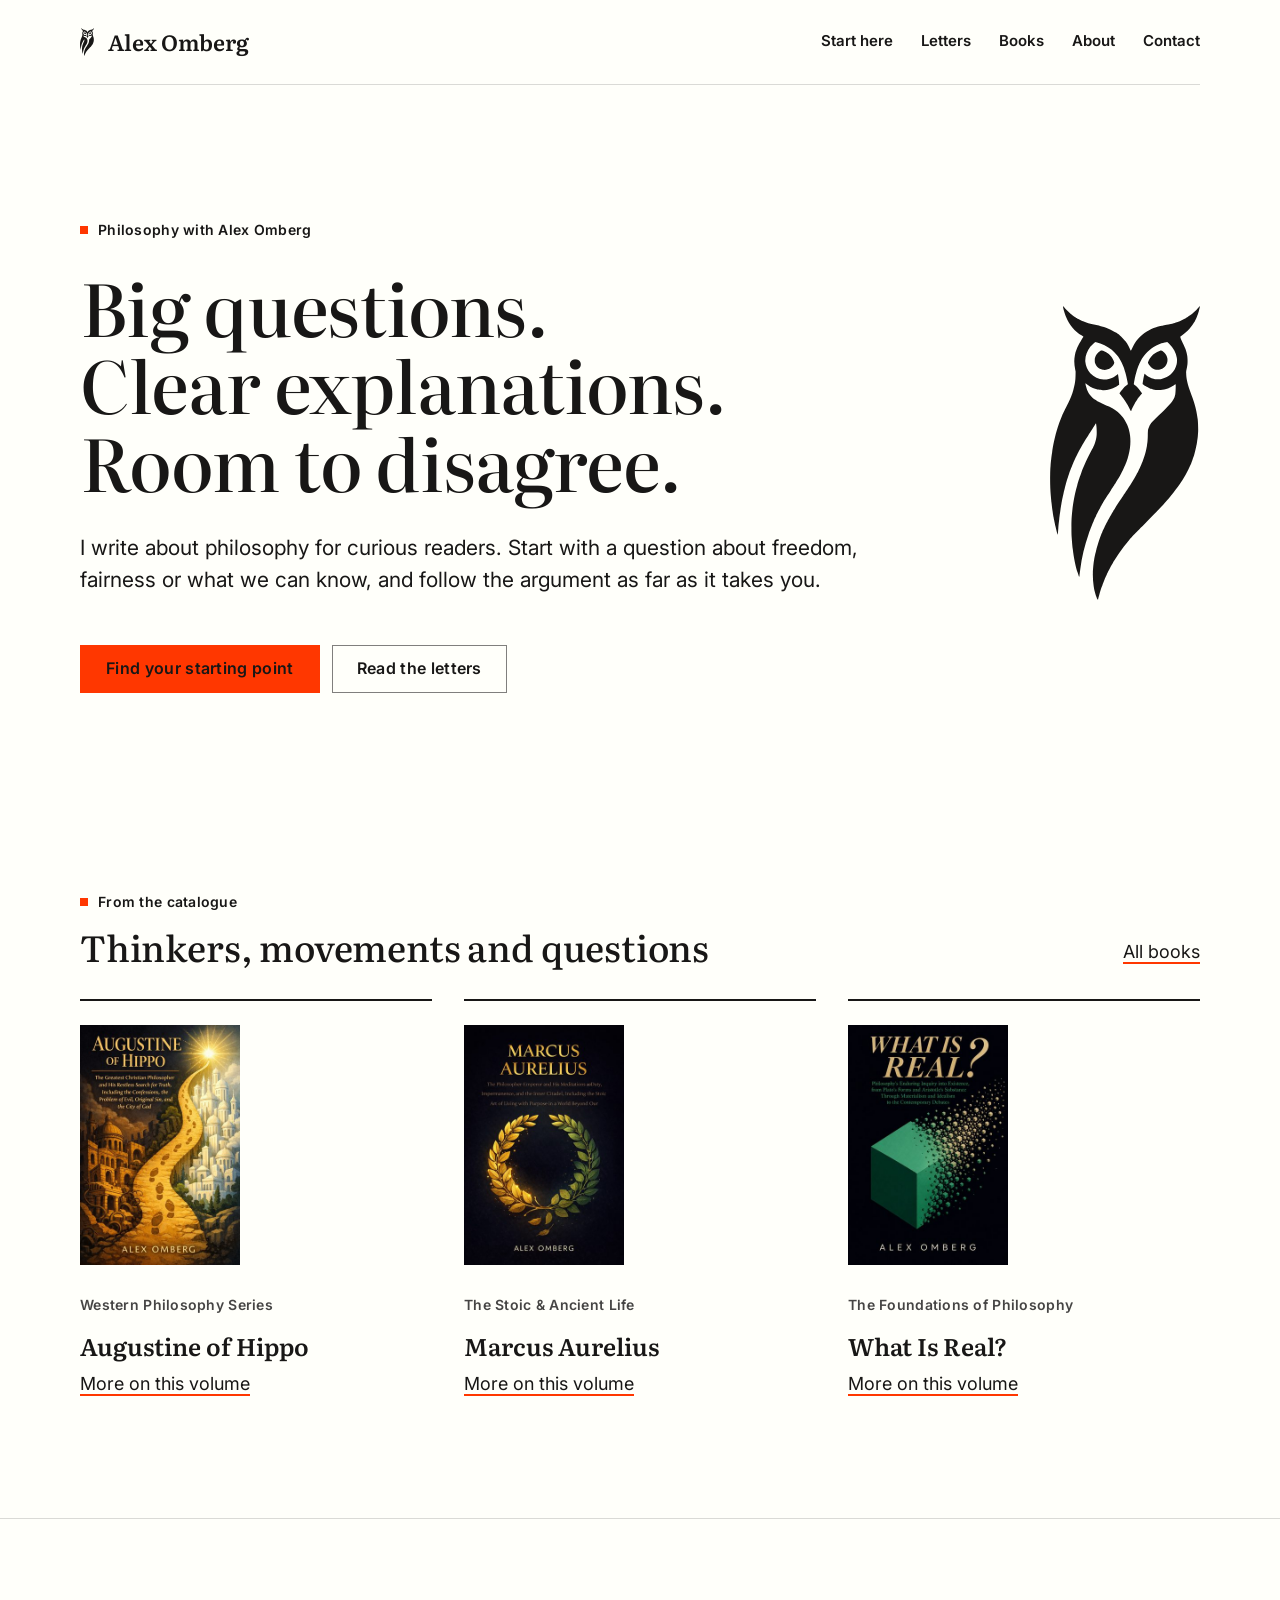
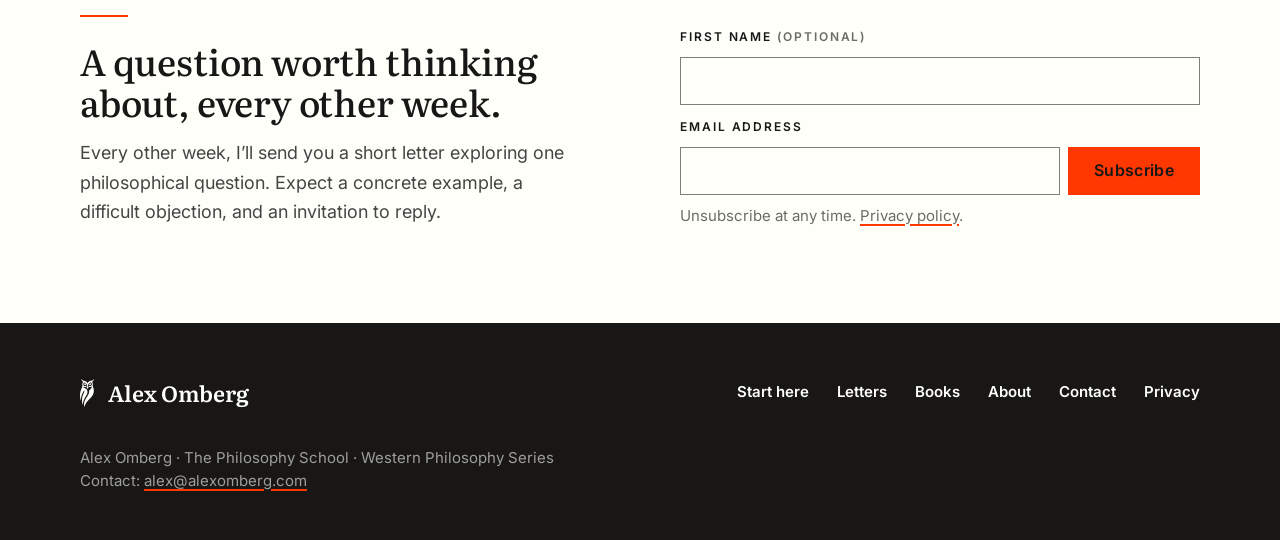
<file: index.html>
<!doctype html>
<html lang="en">
<head>
<meta charset="utf-8">
<meta name="viewport" content="width=device-width, initial-scale=1">
<title>Alex Omberg</title>
<meta name="description" content="Alex Omberg writes clear, rigorous introductions to the thinkers, movements and questions of Western philosophy. Author of the Western Philosophy Series.">
<meta name="author" content="Alex Omberg">

<link rel="canonical" href="https://alexomberg.com/">
<link rel="me" href="https://www.amazon.com/author/alexomberg">
<link rel="me" href="https://substack.com/@alexomberg">
<link rel="me" href="https://www.threads.com/@alexomberg">
<link rel="me" href="https://www.instagram.com/alexomberg/">
<meta property="og:type" content="website">
<meta property="og:site_name" content="Alex Omberg">
<meta property="og:title" content="Alex Omberg">
<meta property="og:description" content="Alex Omberg writes clear, rigorous introductions to the thinkers, movements and questions of Western philosophy. Author of the Western Philosophy Series.">
<meta property="og:url" content="https://alexomberg.com/">
<meta property="og:image" content="https://alexomberg.com/assets/img/og-card.png">
<meta property="og:image:width" content="1200">
<meta property="og:image:height" content="630">
<meta property="og:image:alt" content="Alex Omberg owl mark and wordmark on warm paper">
<meta name="twitter:card" content="summary_large_image">
<meta name="twitter:title" content="Alex Omberg">
<meta name="twitter:description" content="Alex Omberg writes clear, rigorous introductions to the thinkers, movements and questions of Western philosophy. Author of the Western Philosophy Series.">
<meta name="twitter:image" content="https://alexomberg.com/assets/img/og-card.png">
<meta name="theme-color" content="#FFFFFA">
<link rel="icon" href="/favicon.svg" type="image/svg+xml">
<link rel="icon" href="/favicon-32.png" sizes="32x32" type="image/png">
<link rel="apple-touch-icon" href="/apple-touch-icon.png">
<link rel="preload" href="/assets/fonts/Literata-VF.woff2" as="font" type="font/woff2" crossorigin>
<link rel="stylesheet" href="/assets/site.css">
<script type="application/ld+json">{"@context": "https://schema.org", "@type": "Person", "@id": "https://alexomberg.com/#author", "name": "Alex Omberg", "url": "https://alexomberg.com/", "email": "mailto:alex@alexomberg.com", "description": "Alex Omberg writes clear, rigorous introductions to the thinkers, movements and questions of Western philosophy. Author of the Western Philosophy Series.", "knowsAbout": ["Philosophy", "History of philosophy", "Western philosophy"], "sameAs": ["https://www.amazon.com/author/alexomberg", "https://substack.com/@alexomberg", "https://www.threads.com/@alexomberg", "https://www.instagram.com/alexomberg/"]}</script>
</head>
<body>
<a class="skip-link" href="#main">Skip to content</a>
<div class="wrap">
<header class="ao-header">
 <a class="ao-lockup" href="/" aria-label="Alex Omberg, home"><img src="/assets/img/owl-ink.svg" alt="" width="14" height="28"><span class="ao-wordmark">Alex Omberg</span></a>
 <nav aria-label="Main"><ul class="ao-nav"><li><a href="/start-here/">Start here</a></li><li><a href="/letters/">Letters</a></li><li><a href="/books/">Books</a></li><li><a href="/about/">About</a></li><li><a href="/contact/">Contact</a></li></ul></nav>
</header>
</div>
<main id="main">
<div class="wrap">
 <section class="hero" aria-labelledby="h-hero">
  <div>
   <p class="ao-label"><span class="ao-marker" aria-hidden="true"></span>Philosophy with Alex Omberg</p>
   <h1 class="display" id="h-hero" style="margin-top:var(--space-5)">Big questions. Clear explanations. Room to disagree.</h1>
   <p class="lead" style="margin-top:var(--space-6)">I write about philosophy for curious readers. Start with a question about freedom, fairness or what we can know, and follow the argument as far as it takes you.</p>
   <div class="actions" style="margin-top:var(--space-7)">
    <a class="ao-button" href="/start-here/">Find your starting point</a>
    <a class="ao-button ao-button--secondary" href="/letters/">Read the letters</a>
   </div>
  </div>
  <div class="hero__owl"><img src="/assets/img/owl-ink.svg" alt="" width="150" height="294"></div>
 </section>
</div>
<section class="section" aria-labelledby="h-books">
 <div class="wrap">
  <div class="section-head">
   <div class="stack-tight"><p class="ao-label"><span class="ao-marker" aria-hidden="true"></span>From the catalogue</p>
   <h2 class="title-2" id="h-books">Thinkers, movements and questions</h2></div>
   <a class="ao-link" href="/books/">All books</a>
  </div>
  <ul class="featured"><li><img class="featured__cover" src="/assets/covers/augustine-of-hippo.jpg" alt="Cover of Augustine of Hippo" width="160" height="240" loading="lazy" decoding="async"><span class="ao-label ao-label--secondary">Western Philosophy Series</span>
<h3>Augustine of Hippo</h3>
<a class="ao-link" href="/books/#augustine-of-hippo">More on this volume</a></li><li><img class="featured__cover" src="/assets/covers/marcus-aurelius.jpg" alt="Cover of Marcus Aurelius" width="160" height="240" loading="lazy" decoding="async"><span class="ao-label ao-label--secondary">The Stoic &amp; Ancient Life</span>
<h3>Marcus Aurelius</h3>
<a class="ao-link" href="/books/#marcus-aurelius">More on this volume</a></li><li><img class="featured__cover" src="/assets/covers/what-is-real.jpg" alt="Cover of What Is Real?" width="160" height="240" loading="lazy" decoding="async"><span class="ao-label ao-label--secondary">The Foundations of Philosophy</span>
<h3>What Is Real?</h3>
<a class="ao-link" href="/books/#what-is-real">More on this volume</a></li></ul>
 </div>
</section>
<section class="section" id="newsletter" aria-labelledby="h-news">
 <div class="wrap signup-band">
  <div class="stack-tight">
   <span class="ao-rule" aria-hidden="true"></span>
   <h2 class="title-2" id="h-news" style="margin-top:var(--space-5)">A question worth thinking about, every other week.</h2>
   <p style="margin:var(--space-4) 0 0;max-width:var(--measure);color:var(--text-secondary)">Every other week, I’ll send you a short letter exploring one philosophical question. Expect a concrete example, a difficult objection, and an invitation to reply.</p>
  </div>
  <form class="ao-signup" action="https://app.kit.com/forms/8419424/subscriptions" method="post" accept-charset="UTF-8">
 <div class="field-stack">
  <div>
   <label class="ao-signup__label" for="home-name">First name <span class="muted">(optional)</span></label>
   <input class="ao-input" id="home-name" name="fields[first_name]" type="text" autocomplete="given-name" style="width:100%">
  </div>
  <div>
   <label class="ao-signup__label" for="home-email">Email address</label>
   <div class="ao-signup__row">
    <input class="ao-input" id="home-email" name="email_address" type="email" autocomplete="email" required>
    <button class="ao-button" type="submit">Subscribe</button>
   </div>
  </div>
 </div>
 <p class="ao-signup__hint">Unsubscribe at any time. <a href="/privacy/">Privacy policy</a>.</p>
</form>
 </div>
</section>
</main>
<footer class="ao-footer" data-theme="reversed">
 <div class="wrap">
  <div class="ao-footer__row">
   <a class="ao-lockup" href="/" aria-label="Alex Omberg, home"><img src="/assets/img/owl-paper.svg" alt="" width="14" height="28"><span class="ao-wordmark">Alex Omberg</span></a>
   <nav aria-label="Footer"><ul class="ao-nav"><li><a href="/start-here/">Start here</a></li><li><a href="/letters/">Letters</a></li><li><a href="/books/">Books</a></li><li><a href="/about/">About</a></li><li><a href="/contact/">Contact</a></li><li><a href="/privacy/">Privacy</a></li></ul></nav>
  </div>
  <p class="ao-footer__fine">Alex Omberg · The Philosophy School · Western Philosophy Series<br>Contact: <a href="mailto:alex@alexomberg.com">alex@alexomberg.com</a></p>
 </div>
</footer>
</body>
</html>
</file>
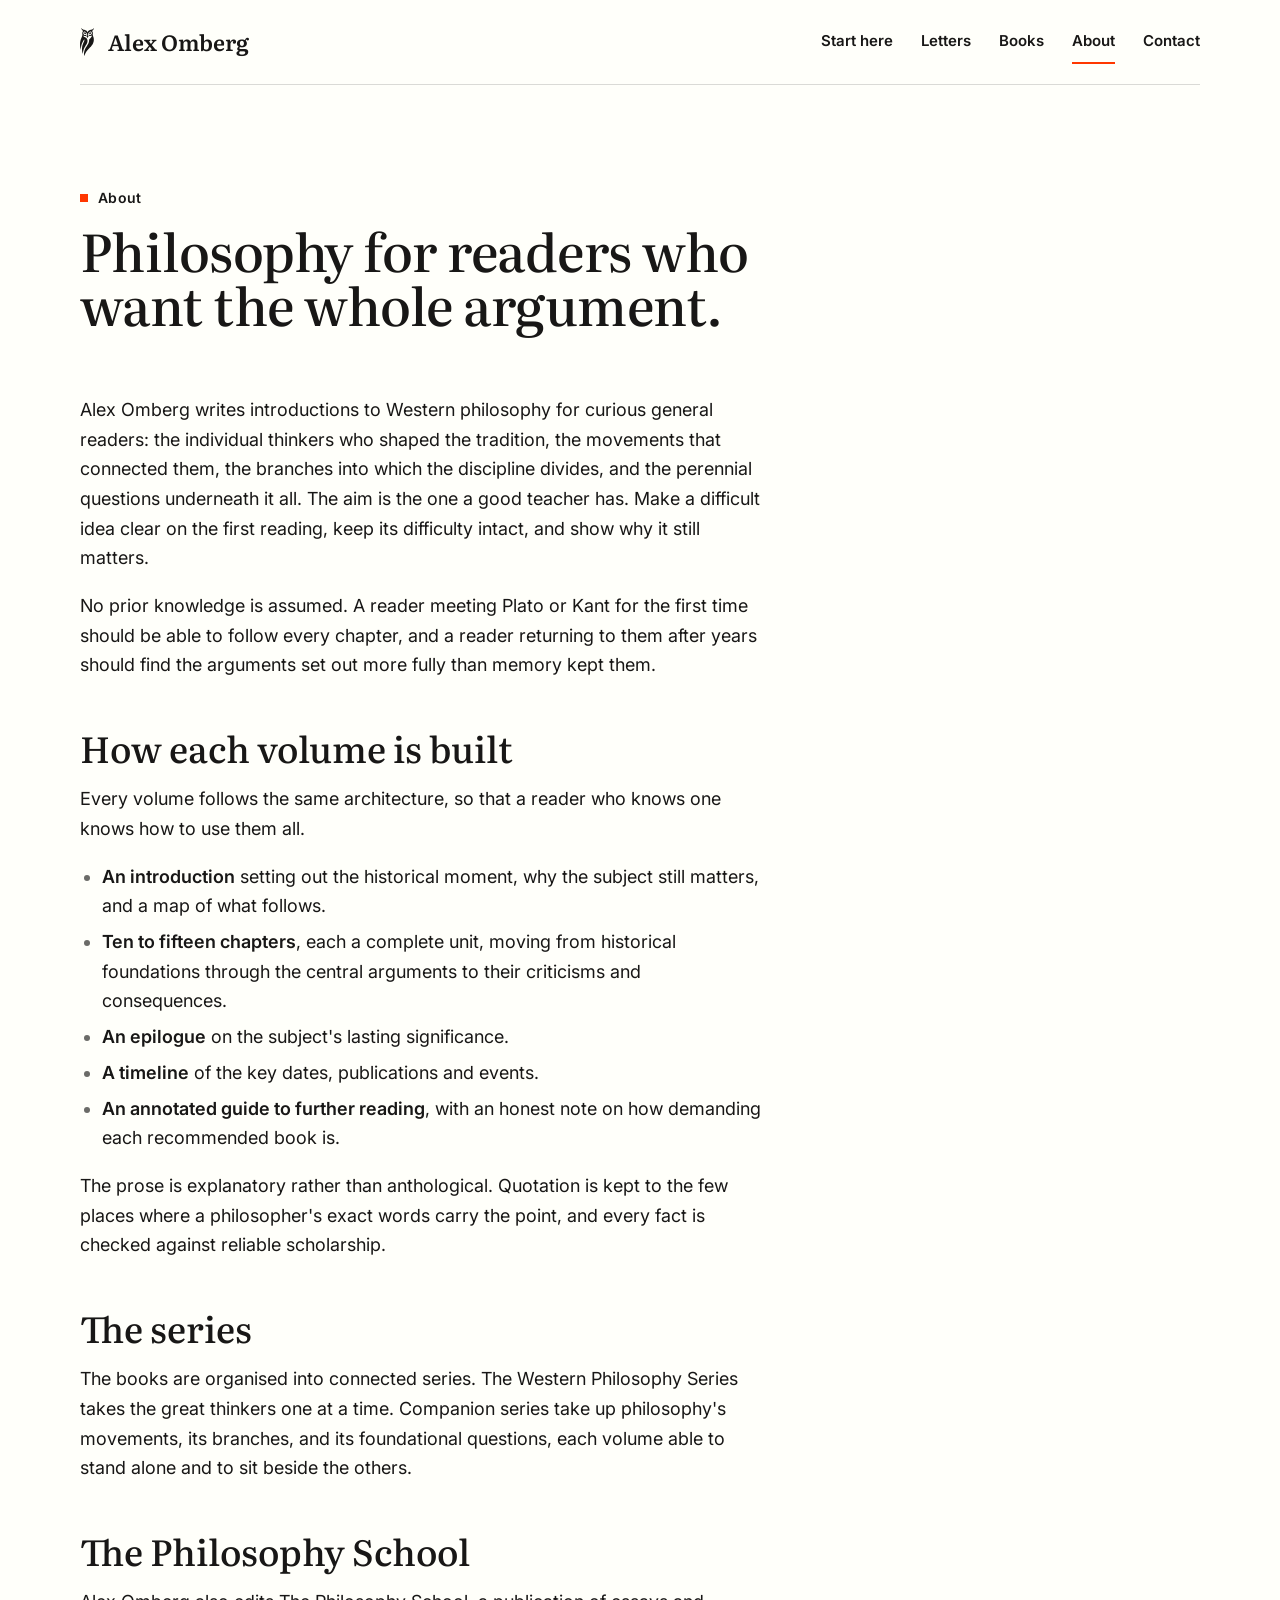
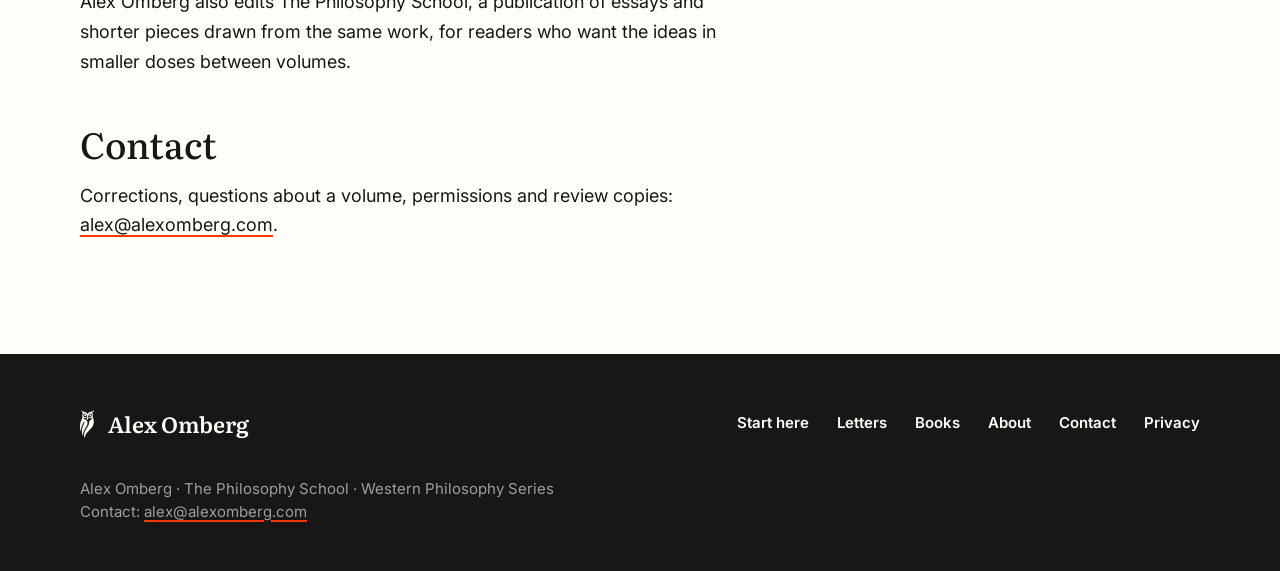
<file: about/index.html>
<!doctype html>
<html lang="en">
<head>
<meta charset="utf-8">
<meta name="viewport" content="width=device-width, initial-scale=1">
<title>About · Alex Omberg</title>
<meta name="description" content="About Alex Omberg and the Western Philosophy Series: how each volume is built and who the books are for.">
<meta name="author" content="Alex Omberg">

<link rel="canonical" href="https://alexomberg.com/about/">
<link rel="me" href="https://www.amazon.com/author/alexomberg">
<link rel="me" href="https://substack.com/@alexomberg">
<link rel="me" href="https://www.threads.com/@alexomberg">
<link rel="me" href="https://www.instagram.com/alexomberg/">
<meta property="og:type" content="website">
<meta property="og:site_name" content="Alex Omberg">
<meta property="og:title" content="About">
<meta property="og:description" content="About Alex Omberg and the Western Philosophy Series: how each volume is built and who the books are for.">
<meta property="og:url" content="https://alexomberg.com/about/">
<meta property="og:image" content="https://alexomberg.com/assets/img/og-card.png">
<meta property="og:image:width" content="1200">
<meta property="og:image:height" content="630">
<meta property="og:image:alt" content="Alex Omberg owl mark and wordmark on warm paper">
<meta name="twitter:card" content="summary_large_image">
<meta name="twitter:title" content="About">
<meta name="twitter:description" content="About Alex Omberg and the Western Philosophy Series: how each volume is built and who the books are for.">
<meta name="twitter:image" content="https://alexomberg.com/assets/img/og-card.png">
<meta name="theme-color" content="#FFFFFA">
<link rel="icon" href="/favicon.svg" type="image/svg+xml">
<link rel="icon" href="/favicon-32.png" sizes="32x32" type="image/png">
<link rel="apple-touch-icon" href="/apple-touch-icon.png">
<link rel="preload" href="/assets/fonts/Literata-VF.woff2" as="font" type="font/woff2" crossorigin>
<link rel="stylesheet" href="/assets/site.css">
<script type="application/ld+json">{"@context": "https://schema.org", "@type": "Person", "@id": "https://alexomberg.com/#author", "name": "Alex Omberg", "url": "https://alexomberg.com/", "email": "mailto:alex@alexomberg.com", "description": "Alex Omberg writes clear, rigorous introductions to the thinkers, movements and questions of Western philosophy. Author of the Western Philosophy Series.", "knowsAbout": ["Philosophy", "History of philosophy", "Western philosophy"], "sameAs": ["https://www.amazon.com/author/alexomberg", "https://substack.com/@alexomberg", "https://www.threads.com/@alexomberg", "https://www.instagram.com/alexomberg/"]}</script>
</head>
<body>
<a class="skip-link" href="#main">Skip to content</a>
<div class="wrap">
<header class="ao-header">
 <a class="ao-lockup" href="/" aria-label="Alex Omberg, home"><img src="/assets/img/owl-ink.svg" alt="" width="14" height="28"><span class="ao-wordmark">Alex Omberg</span></a>
 <nav aria-label="Main"><ul class="ao-nav"><li><a href="/start-here/">Start here</a></li><li><a href="/letters/">Letters</a></li><li><a href="/books/">Books</a></li><li><a href="/about/" aria-current="page">About</a></li><li><a href="/contact/">Contact</a></li></ul></nav>
</header>
</div>
<main id="main">
<div class="wrap">
 <div class="page-head stack-tight">
  <p class="ao-label"><span class="ao-marker" aria-hidden="true"></span>About</p>
  <h1 class="title-1">Philosophy for readers who want the whole argument.</h1>
 </div>
 <div class="ao-prose" style="padding-bottom:var(--space-9)">
<p>Alex Omberg writes introductions to Western philosophy for curious general readers: the individual thinkers who shaped the tradition, the movements that connected them, the branches into which the discipline divides, and the perennial questions underneath it all. The aim is the one a good teacher has. Make a difficult idea clear on the first reading, keep its difficulty intact, and show why it still matters.</p>
<p>No prior knowledge is assumed. A reader meeting Plato or Kant for the first time should be able to follow every chapter, and a reader returning to them after years should find the arguments set out more fully than memory kept them.</p>
<h2>How each volume is built</h2>
<p>Every volume follows the same architecture, so that a reader who knows one knows how to use them all.</p>
<ul>
<li><strong>An introduction</strong> setting out the historical moment, why the subject still matters, and a map of what follows.</li>
<li><strong>Ten to fifteen chapters</strong>, each a complete unit, moving from historical foundations through the central arguments to their criticisms and consequences.</li>
<li><strong>An epilogue</strong> on the subject's lasting significance.</li>
<li><strong>A timeline</strong> of the key dates, publications and events.</li>
<li><strong>An annotated guide to further reading</strong>, with an honest note on how demanding each recommended book is.</li>
</ul>
<p>The prose is explanatory rather than anthological. Quotation is kept to the few places where a philosopher's exact words carry the point, and every fact is checked against reliable scholarship.</p>
<h2>The series</h2>
<p>The books are organised into connected series. The Western Philosophy Series takes the great thinkers one at a time. Companion series take up philosophy's movements, its branches, and its foundational questions, each volume able to stand alone and to sit beside the others.</p>
<h2>The Philosophy School</h2>
<p>Alex Omberg also edits The Philosophy School, a publication of essays and shorter pieces drawn from the same work, for readers who want the ideas in smaller doses between volumes.</p>
<h2>Contact</h2>
<p>Corrections, questions about a volume, permissions and review copies: <a href="mailto:alex@alexomberg.com">alex@alexomberg.com</a>.</p>
 </div>
</div>
</main>
<footer class="ao-footer" data-theme="reversed">
 <div class="wrap">
  <div class="ao-footer__row">
   <a class="ao-lockup" href="/" aria-label="Alex Omberg, home"><img src="/assets/img/owl-paper.svg" alt="" width="14" height="28"><span class="ao-wordmark">Alex Omberg</span></a>
   <nav aria-label="Footer"><ul class="ao-nav"><li><a href="/start-here/">Start here</a></li><li><a href="/letters/">Letters</a></li><li><a href="/books/">Books</a></li><li><a href="/about/">About</a></li><li><a href="/contact/">Contact</a></li><li><a href="/privacy/">Privacy</a></li></ul></nav>
  </div>
  <p class="ao-footer__fine">Alex Omberg · The Philosophy School · Western Philosophy Series<br>Contact: <a href="mailto:alex@alexomberg.com">alex@alexomberg.com</a></p>
 </div>
</footer>
</body>
</html>
</file>
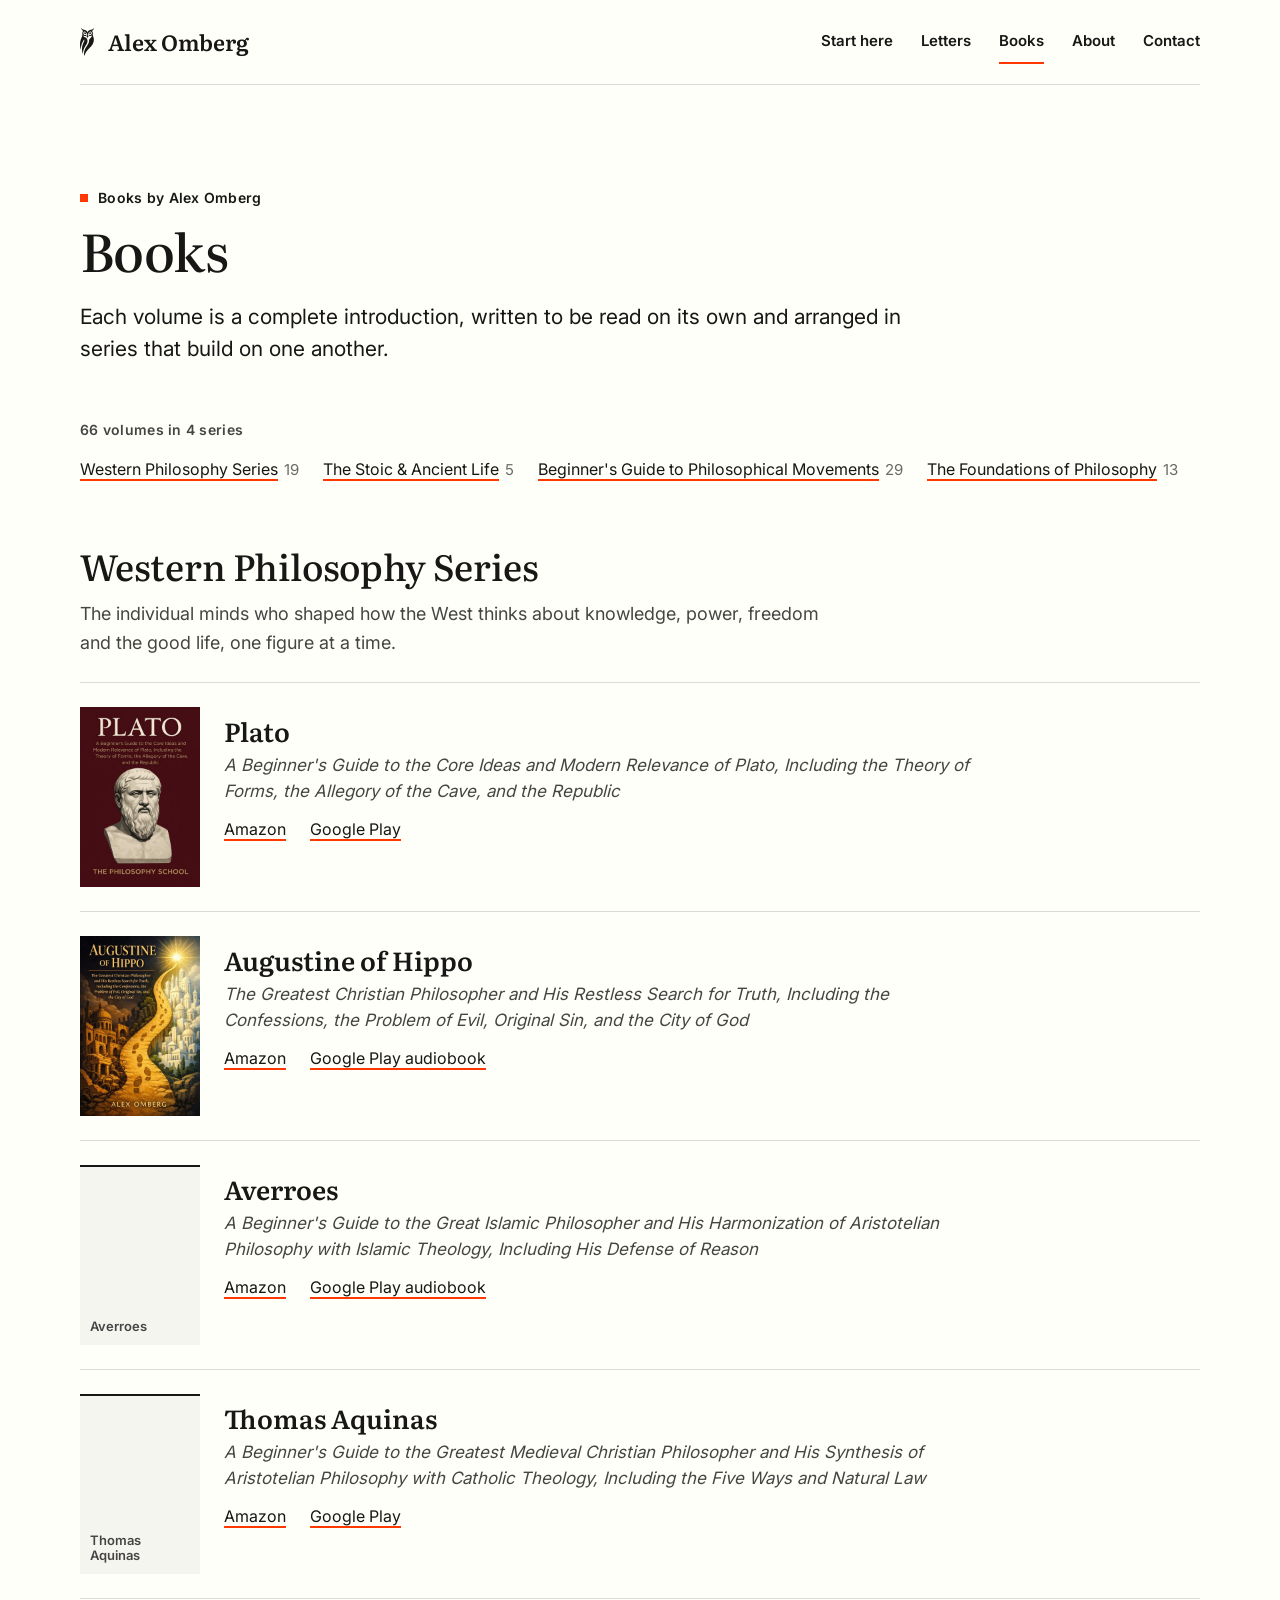
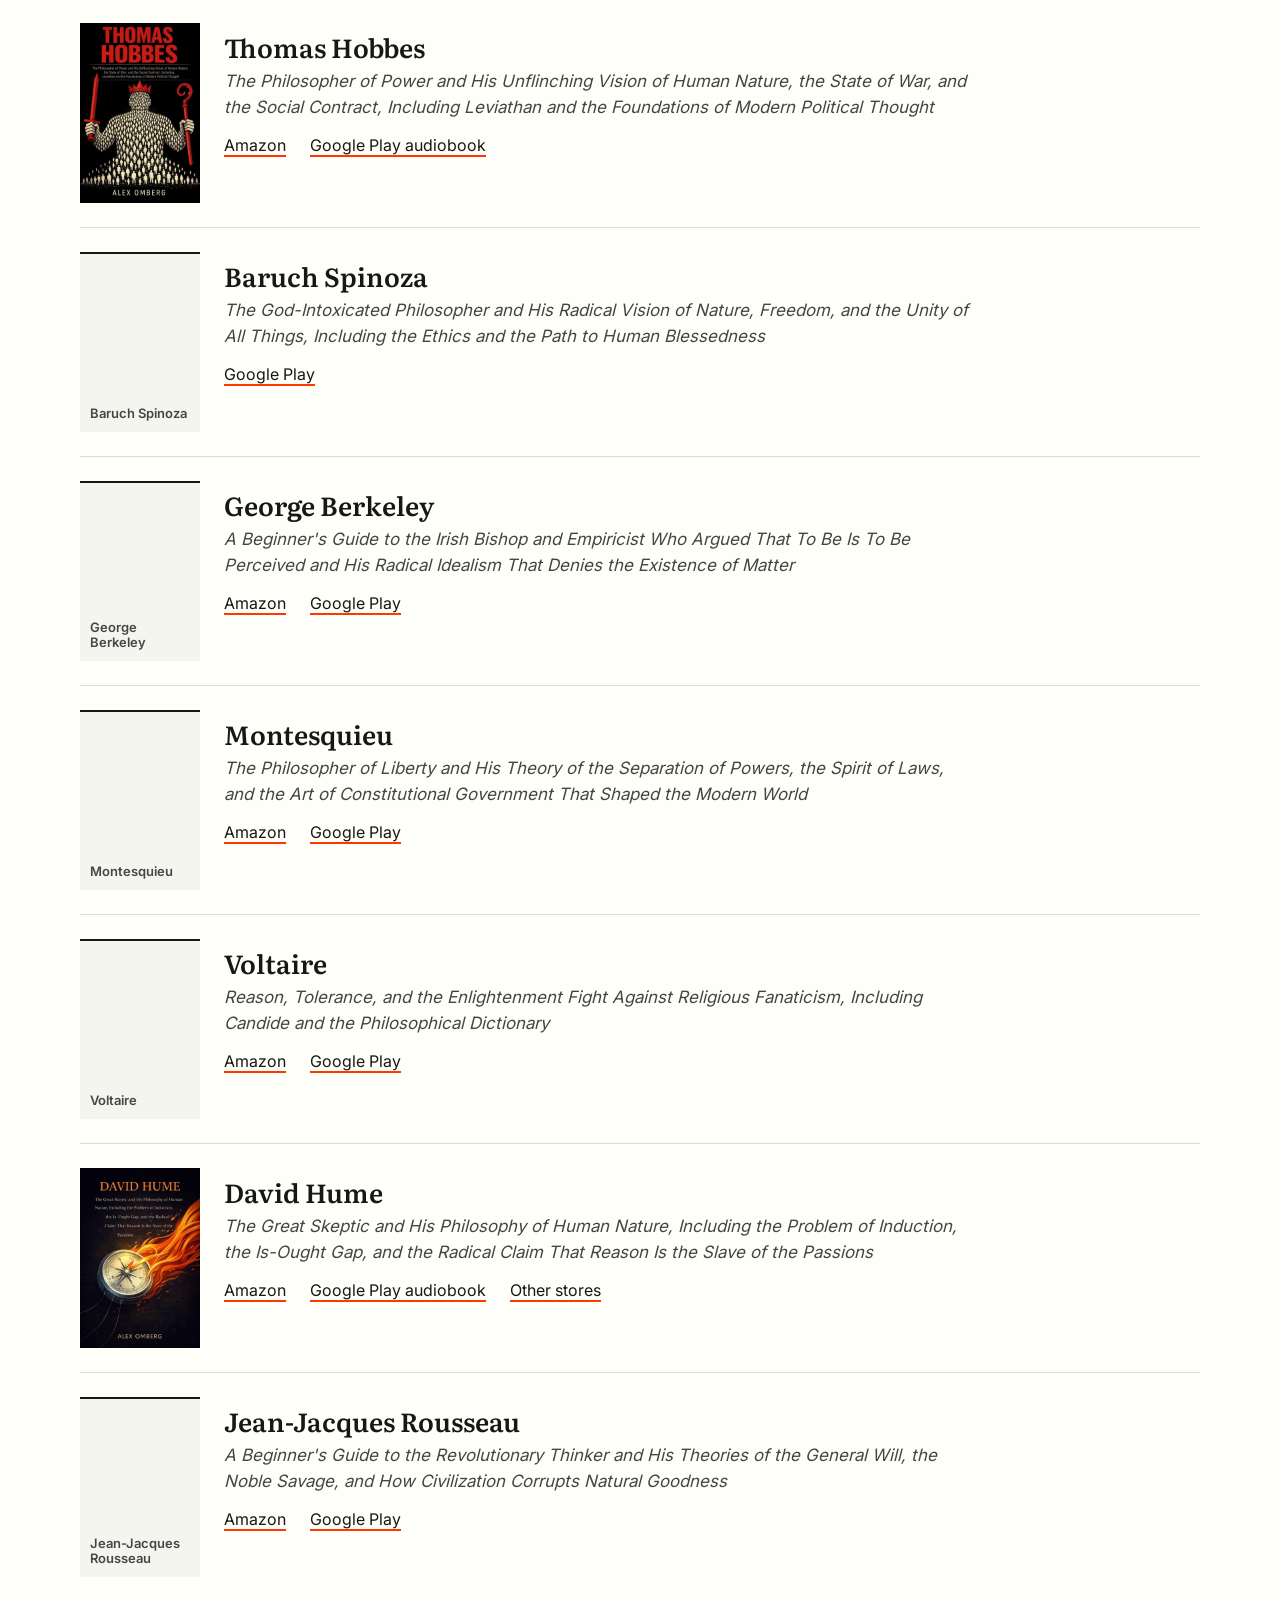
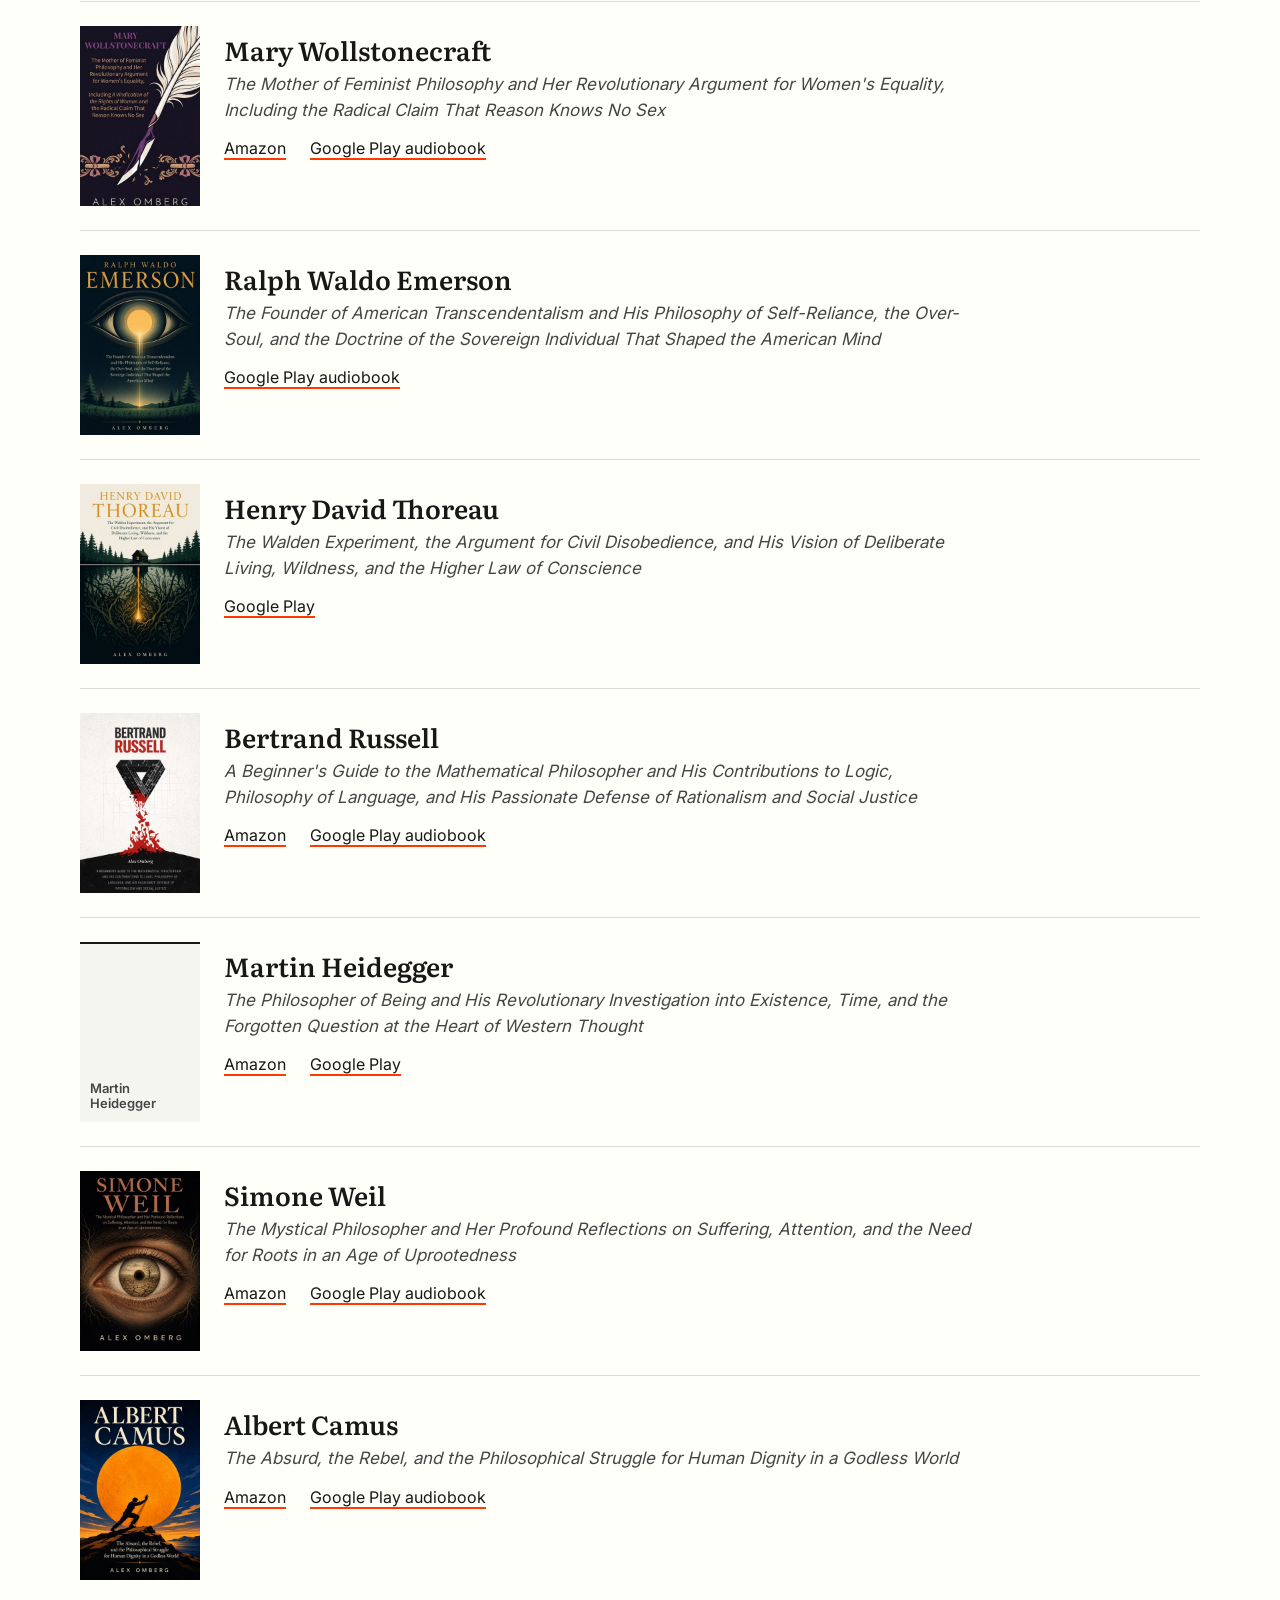
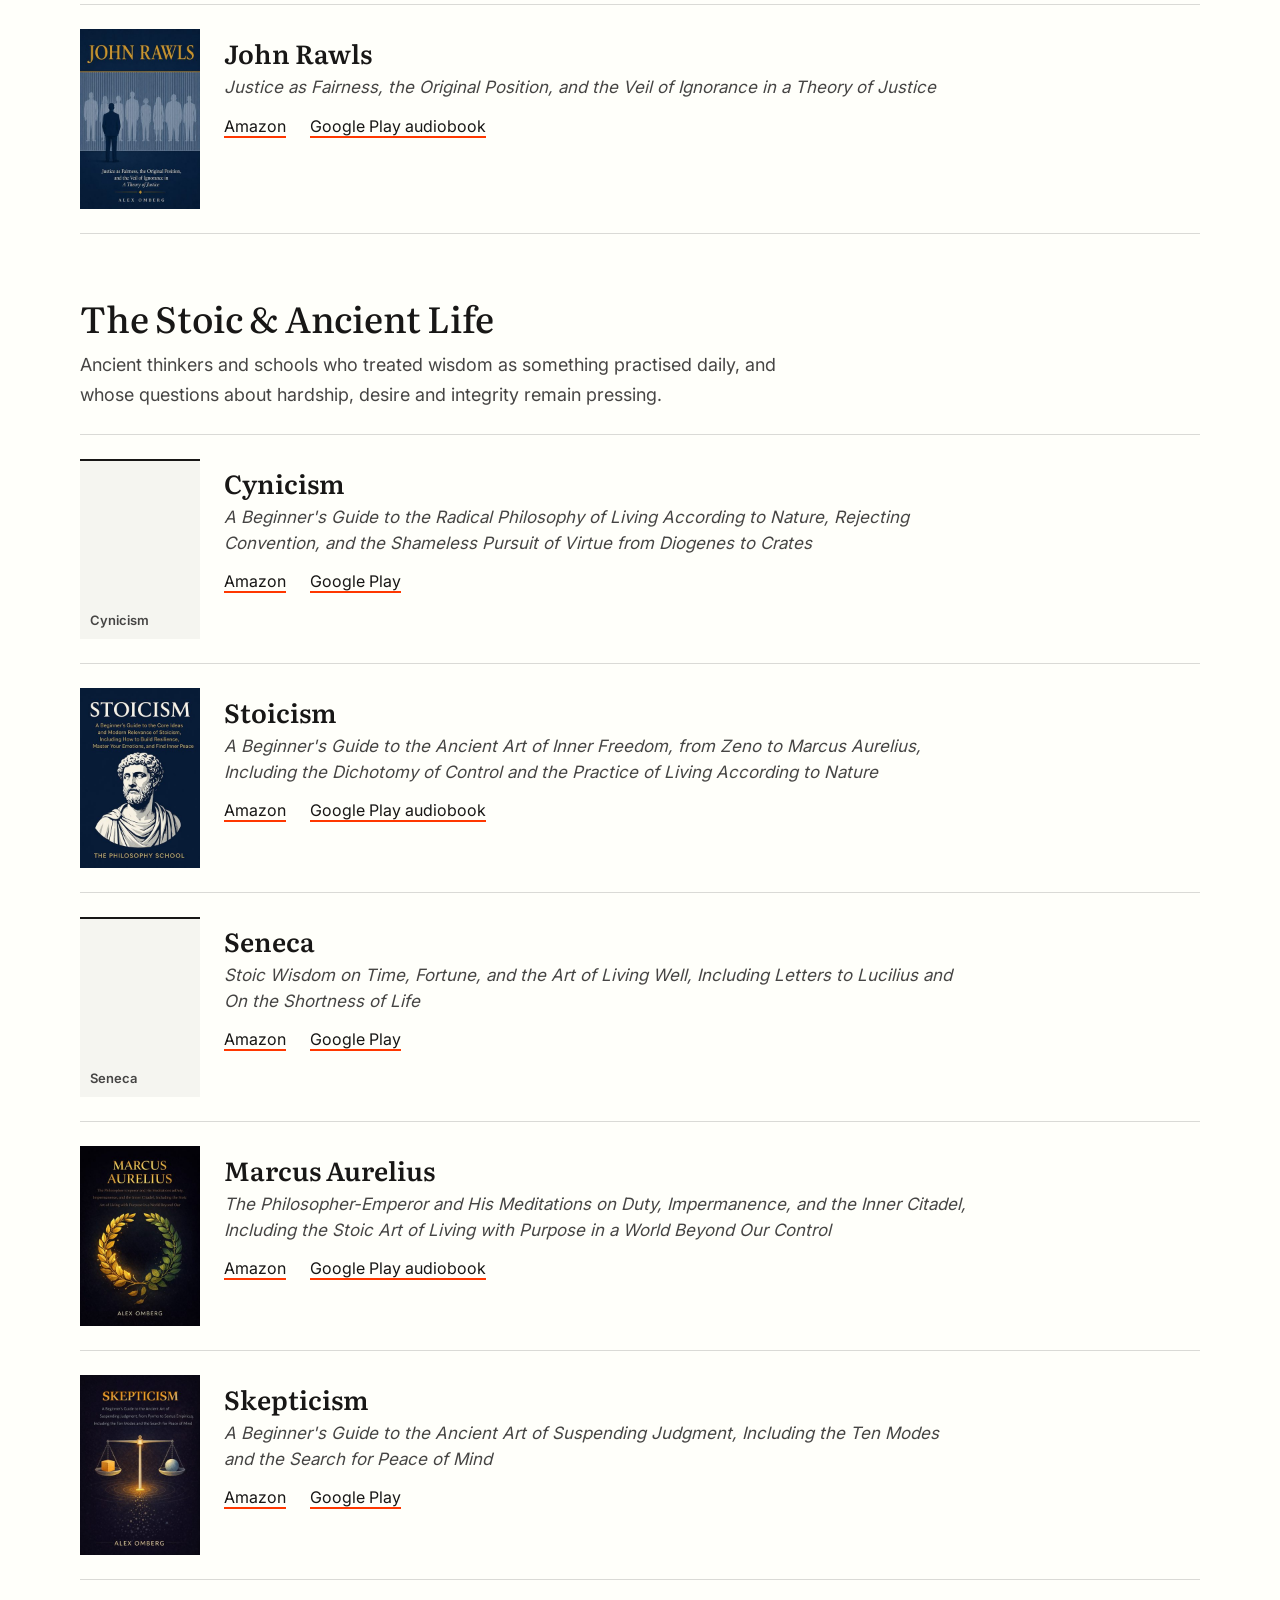
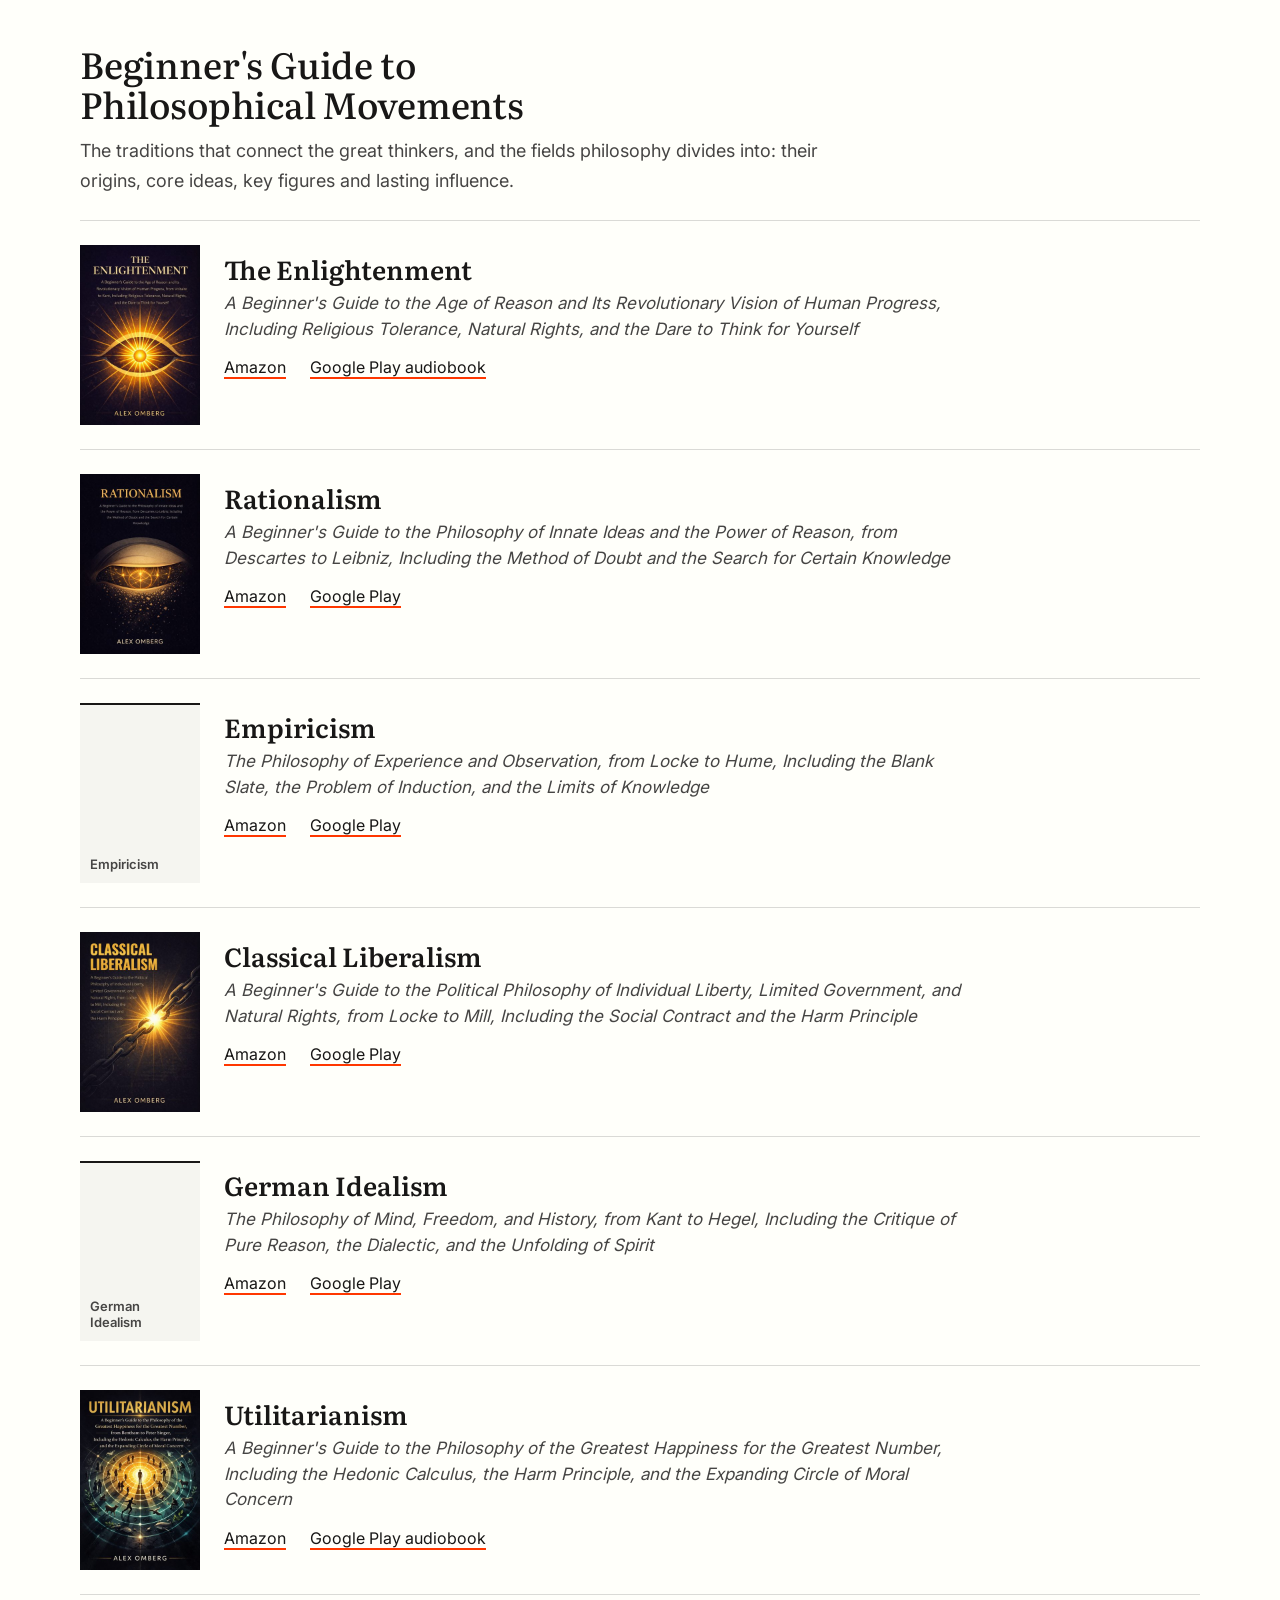
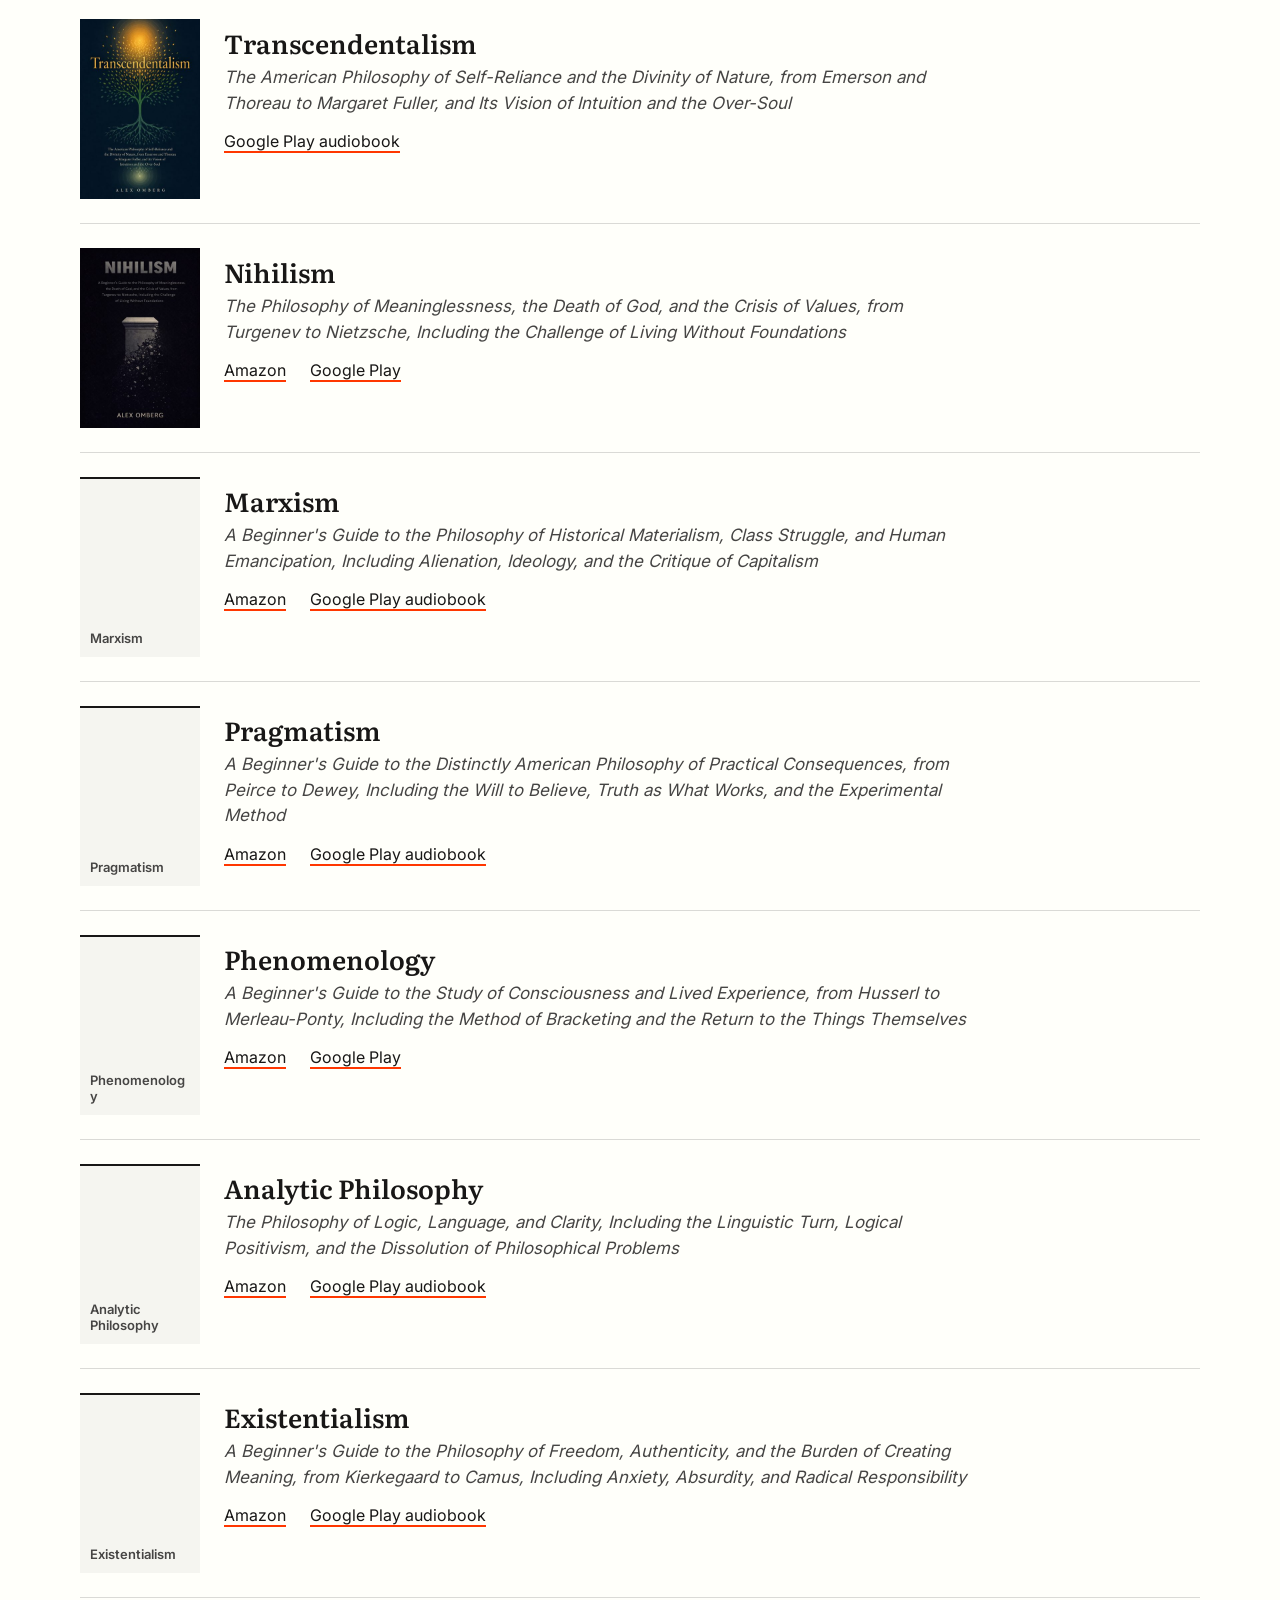
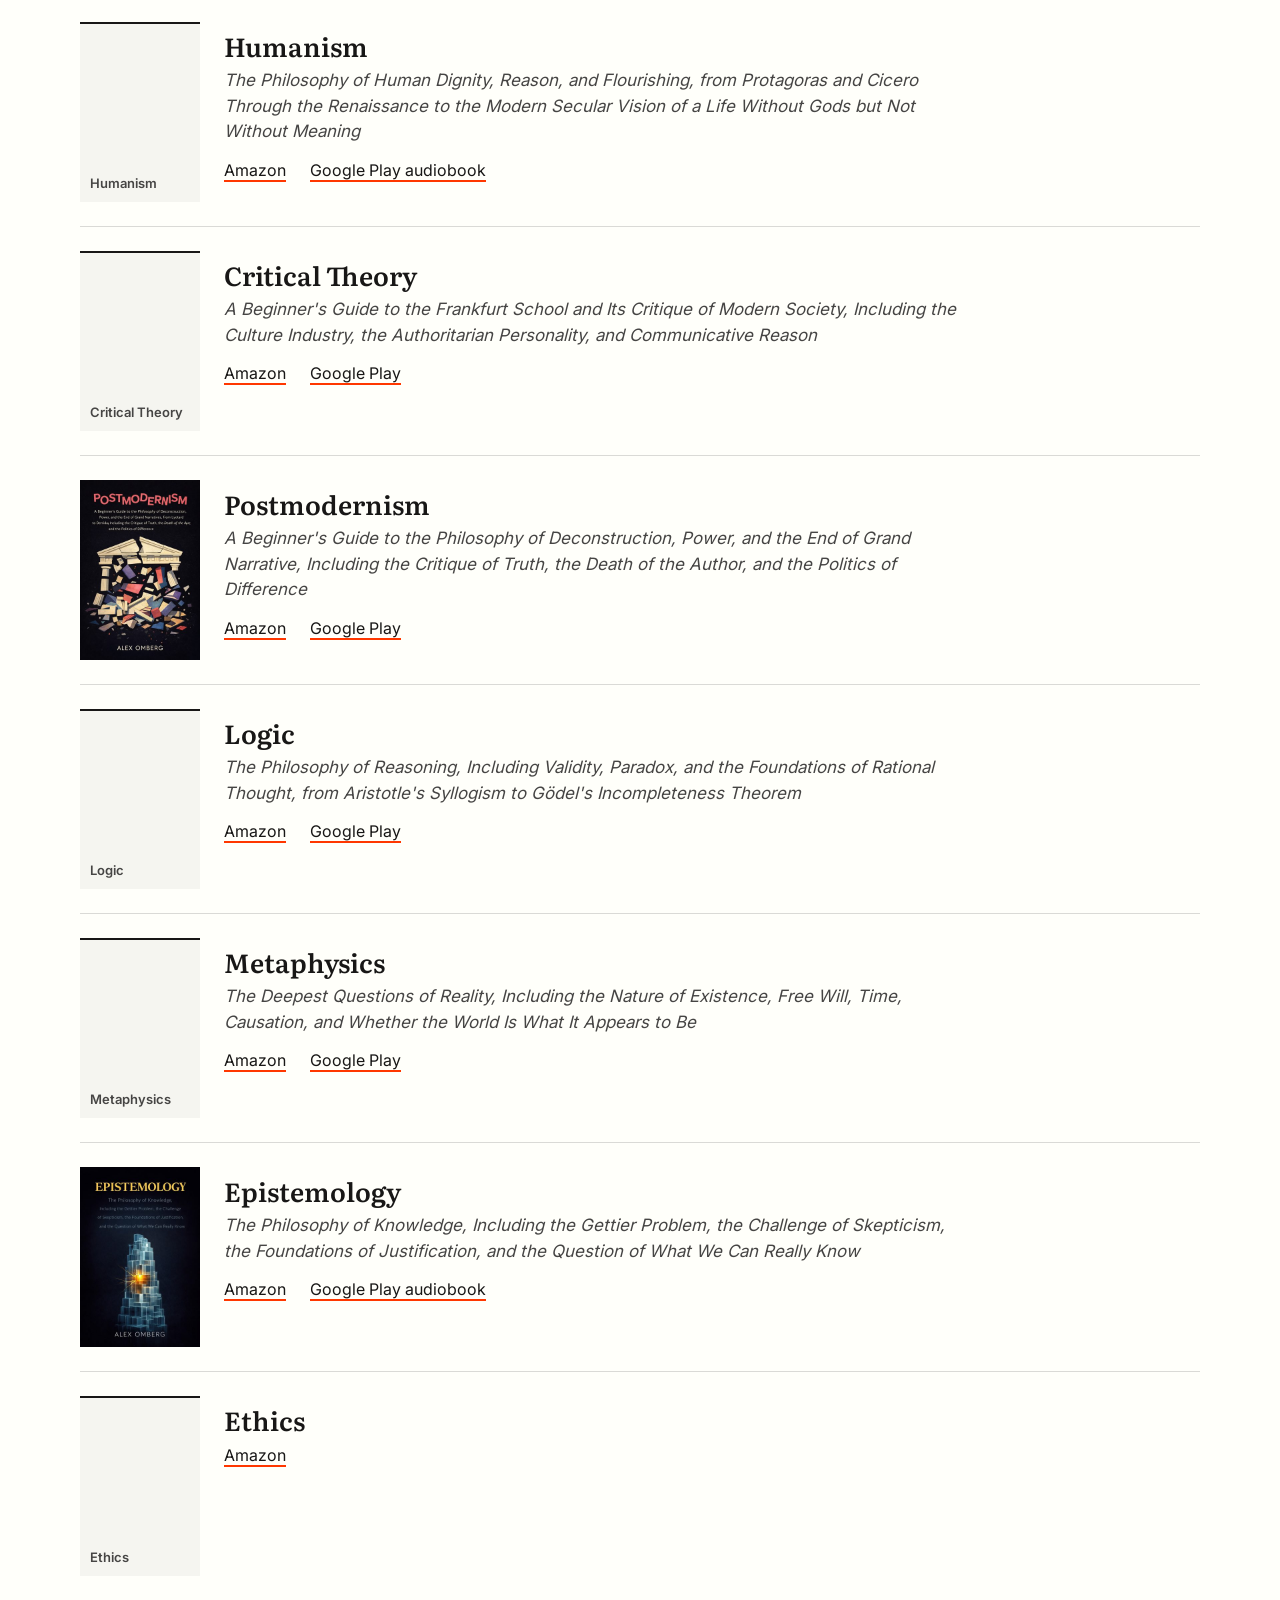
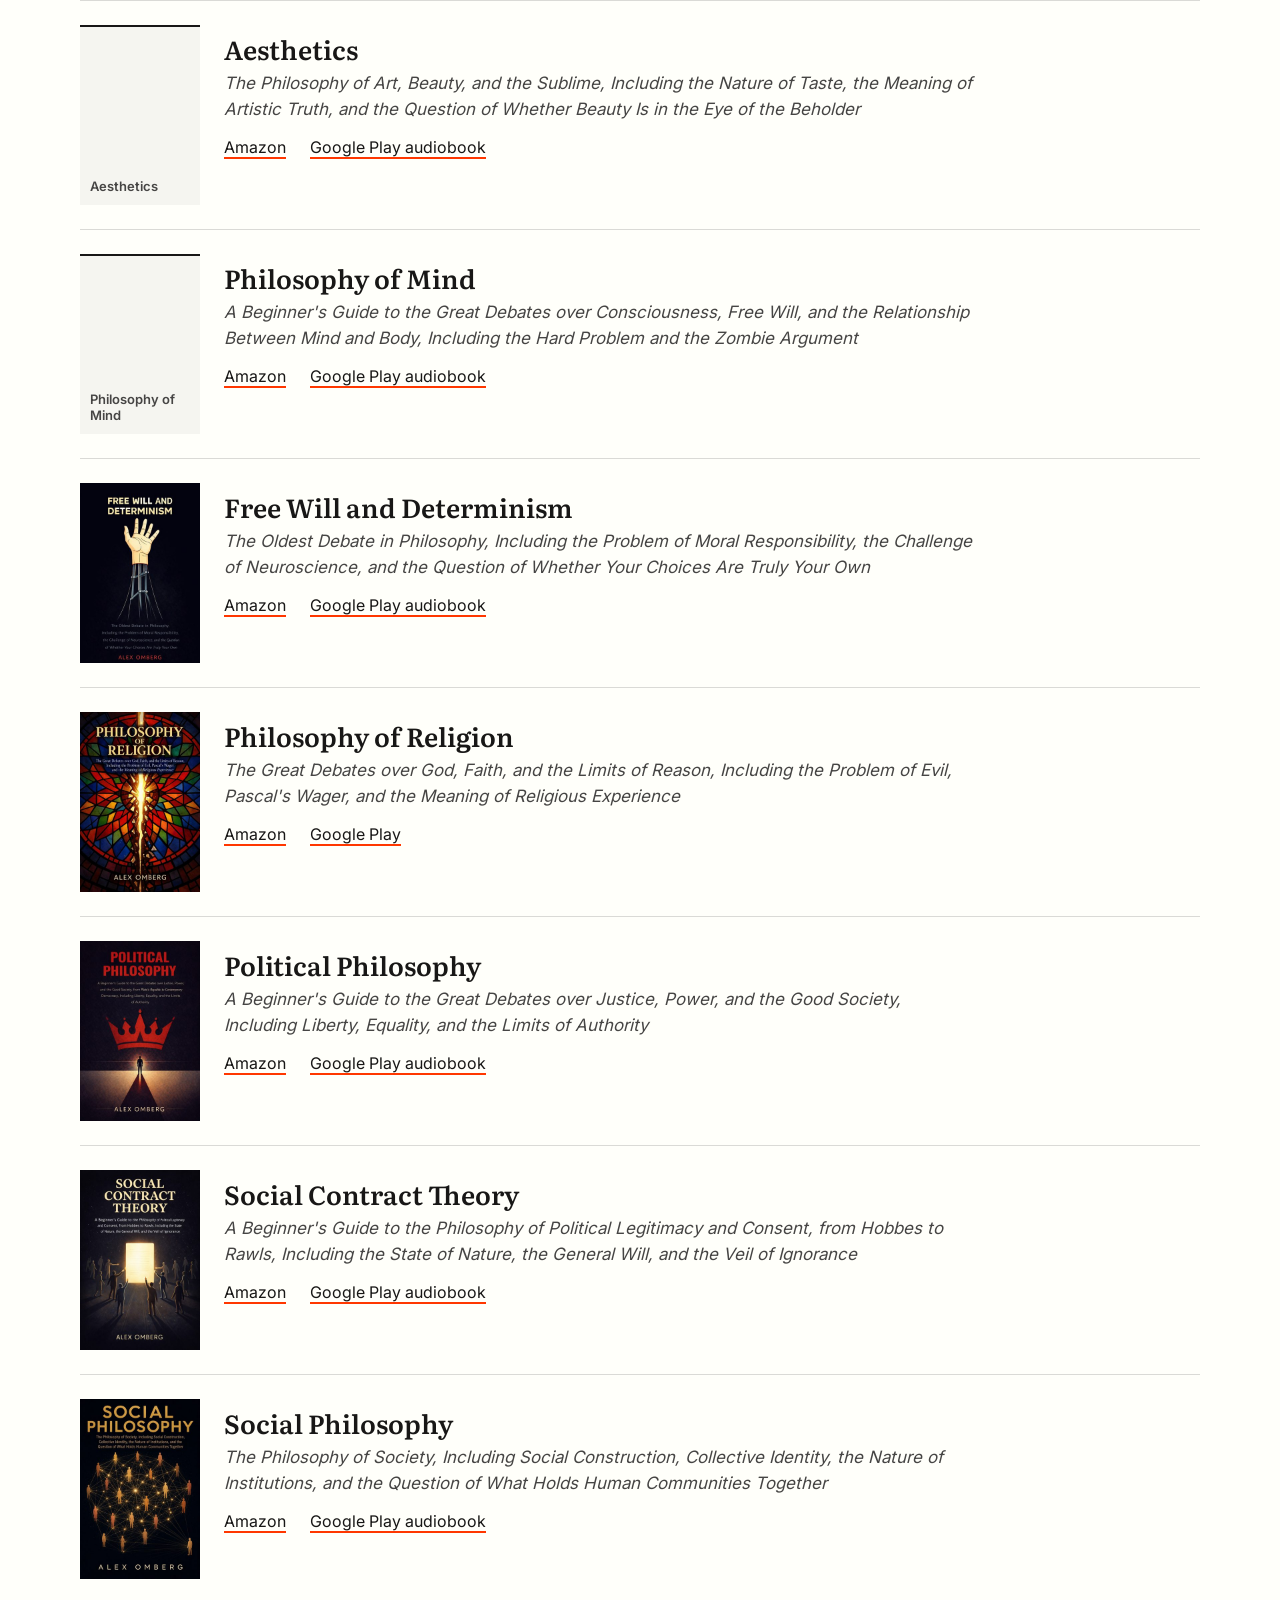
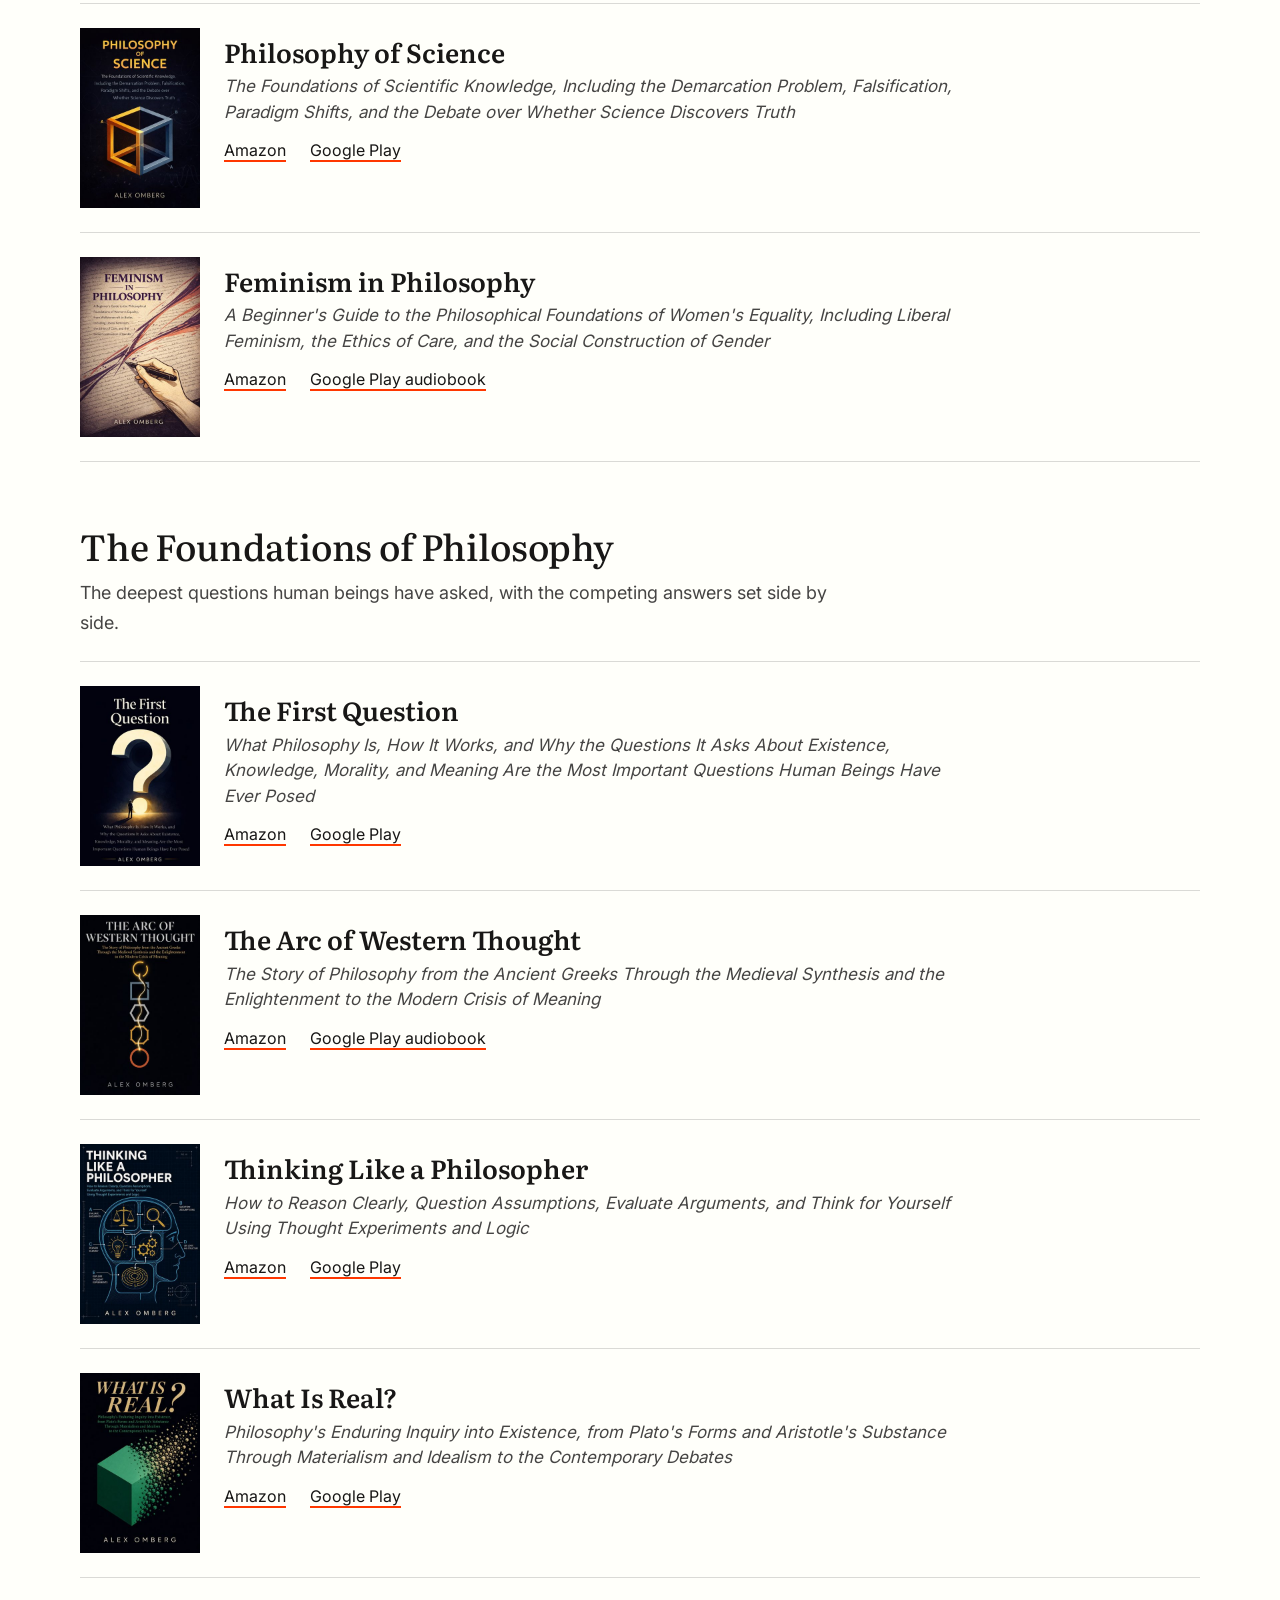
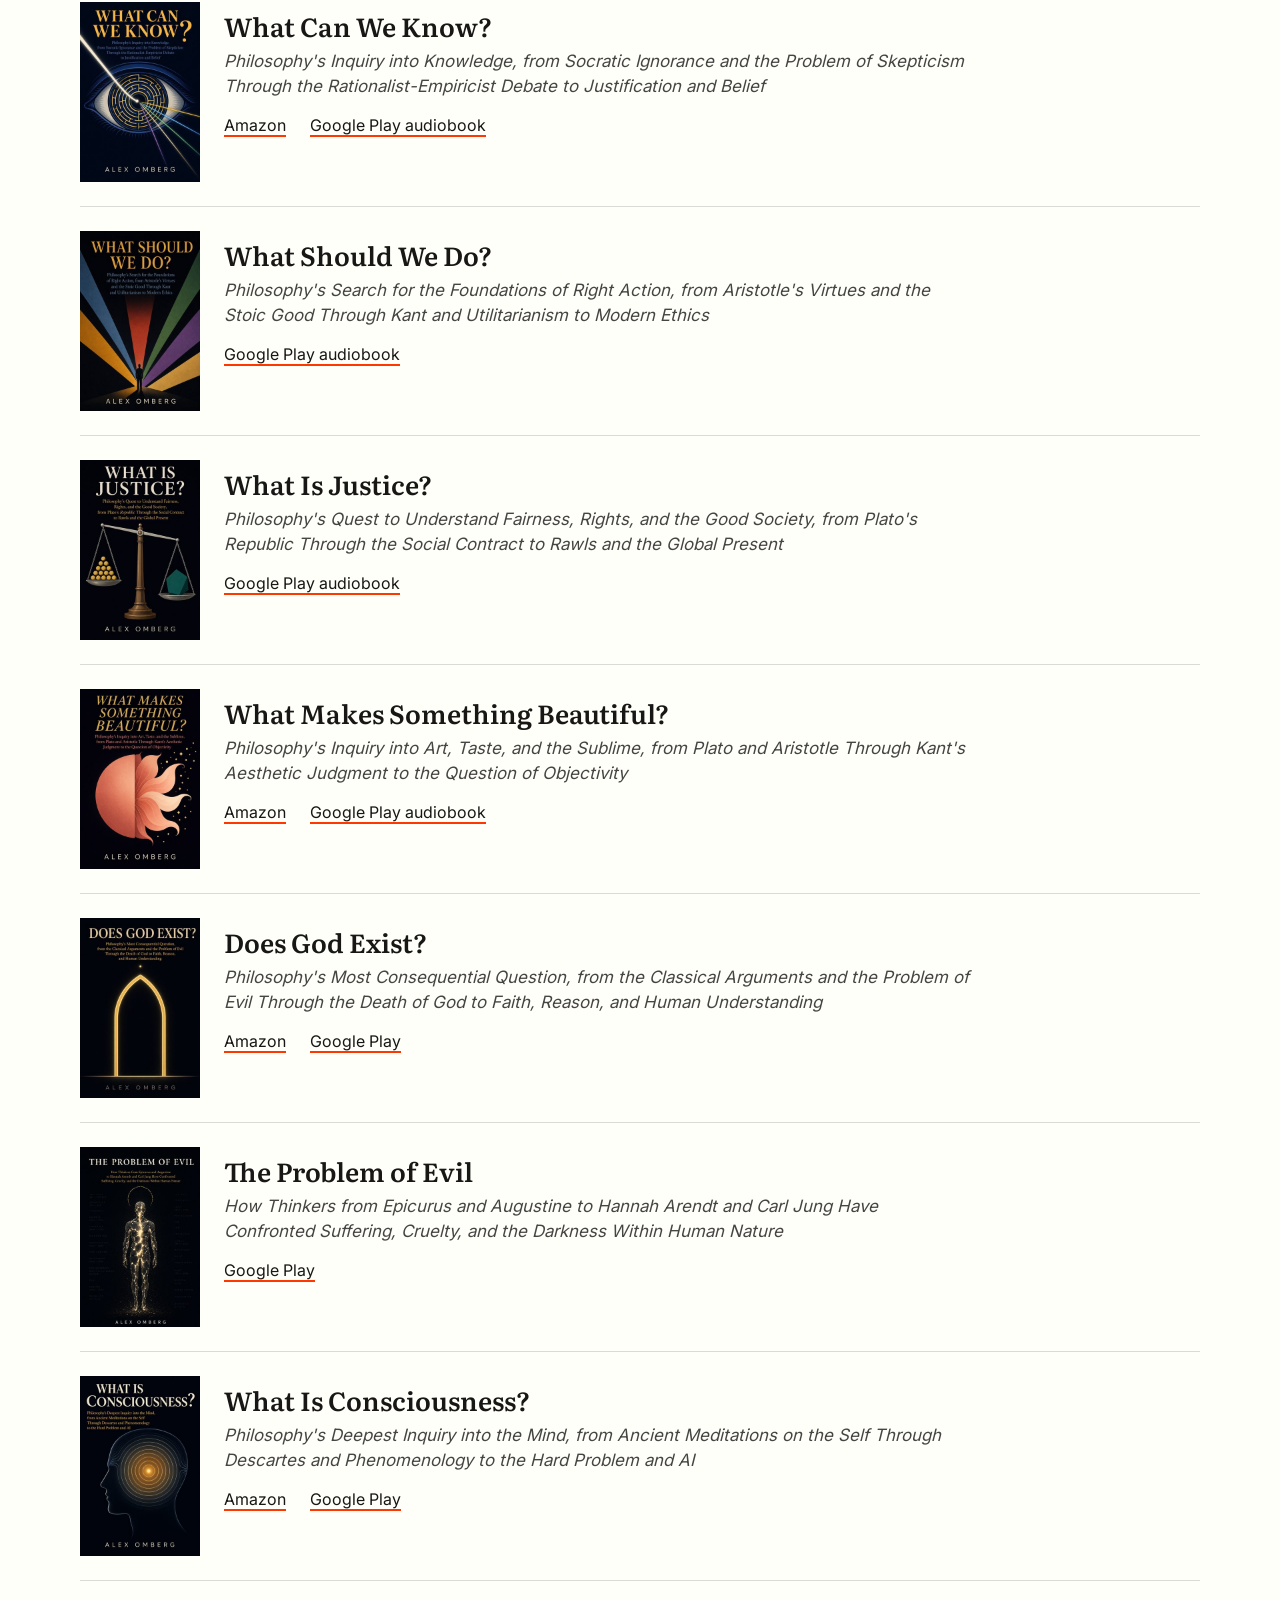
<file: books/index.html>
<!doctype html>
<html lang="en">
<head>
<meta charset="utf-8">
<meta name="viewport" content="width=device-width, initial-scale=1">
<title>Books · Alex Omberg</title>
<meta name="description" content="Books by Alex Omberg: introductions to the thinkers, movements and questions of Western philosophy.">
<meta name="author" content="Alex Omberg">

<link rel="canonical" href="https://alexomberg.com/books/">
<link rel="me" href="https://www.amazon.com/author/alexomberg">
<link rel="me" href="https://substack.com/@alexomberg">
<link rel="me" href="https://www.threads.com/@alexomberg">
<link rel="me" href="https://www.instagram.com/alexomberg/">
<meta property="og:type" content="website">
<meta property="og:site_name" content="Alex Omberg">
<meta property="og:title" content="Books">
<meta property="og:description" content="Books by Alex Omberg: introductions to the thinkers, movements and questions of Western philosophy.">
<meta property="og:url" content="https://alexomberg.com/books/">
<meta property="og:image" content="https://alexomberg.com/assets/img/og-card.png">
<meta property="og:image:width" content="1200">
<meta property="og:image:height" content="630">
<meta property="og:image:alt" content="Alex Omberg owl mark and wordmark on warm paper">
<meta name="twitter:card" content="summary_large_image">
<meta name="twitter:title" content="Books">
<meta name="twitter:description" content="Books by Alex Omberg: introductions to the thinkers, movements and questions of Western philosophy.">
<meta name="twitter:image" content="https://alexomberg.com/assets/img/og-card.png">
<meta name="theme-color" content="#FFFFFA">
<link rel="icon" href="/favicon.svg" type="image/svg+xml">
<link rel="icon" href="/favicon-32.png" sizes="32x32" type="image/png">
<link rel="apple-touch-icon" href="/apple-touch-icon.png">
<link rel="preload" href="/assets/fonts/Literata-VF.woff2" as="font" type="font/woff2" crossorigin>
<link rel="stylesheet" href="/assets/site.css">
<script type="application/ld+json">{"@context": "https://schema.org", "@type": "Person", "@id": "https://alexomberg.com/#author", "name": "Alex Omberg", "url": "https://alexomberg.com/", "email": "mailto:alex@alexomberg.com", "description": "Alex Omberg writes clear, rigorous introductions to the thinkers, movements and questions of Western philosophy. Author of the Western Philosophy Series.", "knowsAbout": ["Philosophy", "History of philosophy", "Western philosophy"], "sameAs": ["https://www.amazon.com/author/alexomberg", "https://substack.com/@alexomberg", "https://www.threads.com/@alexomberg", "https://www.instagram.com/alexomberg/"]}</script>
<script type="application/ld+json">{"@context": "https://schema.org", "@type": "ItemList", "name": "Books by Alex Omberg", "itemListElement": [{"@type": "ListItem", "position": 1, "item": {"@type": "Book", "name": "Plato", "author": {"@id": "https://alexomberg.com/#author"}, "url": "https://alexomberg.com/books/#plato", "alternativeHeadline": "A Beginner's Guide to the Core Ideas and Modern Relevance of Plato, Including the Theory of Forms, the Allegory of the Cave, and the Republic", "isPartOf": {"@type": "BookSeries", "name": "Western Philosophy Series"}, "sameAs": ["https://www.amazon.com/dp/B0FLZ9XM9P", "https://play.google.com/store/books/details?id=uoeBEQAAQBAJ"]}}, {"@type": "ListItem", "position": 2, "item": {"@type": "Book", "name": "Augustine of Hippo", "author": {"@id": "https://alexomberg.com/#author"}, "url": "https://alexomberg.com/books/#augustine-of-hippo", "alternativeHeadline": "The Greatest Christian Philosopher and His Restless Search for Truth, Including the Confessions, the Problem of Evil, Original Sin, and the City of God", "isPartOf": {"@type": "BookSeries", "name": "Western Philosophy Series"}, "sameAs": ["https://www.amazon.com/dp/B0GX35XJ46", "https://play.google.com/store/audiobooks/details?id=AQAAAEDa8Rqx0M"]}}, {"@type": "ListItem", "position": 3, "item": {"@type": "Book", "name": "Averroes", "author": {"@id": "https://alexomberg.com/#author"}, "url": "https://alexomberg.com/books/#averroes", "alternativeHeadline": "A Beginner's Guide to the Great Islamic Philosopher and His Harmonization of Aristotelian Philosophy with Islamic Theology, Including His Defense of Reason", "isPartOf": {"@type": "BookSeries", "name": "Western Philosophy Series"}, "sameAs": ["https://www.amazon.com/dp/B0GM1B1LVX", "https://play.google.com/store/audiobooks/details?id=AQAAAEAaTQkNAM"]}}, {"@type": "ListItem", "position": 4, "item": {"@type": "Book", "name": "Thomas Aquinas", "author": {"@id": "https://alexomberg.com/#author"}, "url": "https://alexomberg.com/books/#thomas-aquinas", "alternativeHeadline": "A Beginner's Guide to the Greatest Medieval Christian Philosopher and His Synthesis of Aristotelian Philosophy with Catholic Theology, Including the Five Ways and Natural Law", "isPartOf": {"@type": "BookSeries", "name": "Western Philosophy Series"}, "sameAs": ["https://www.amazon.com/dp/B0FG362T2V", "https://play.google.com/store/books/details?id=8RCzEQAAQBAJ"]}}, {"@type": "ListItem", "position": 5, "item": {"@type": "Book", "name": "Thomas Hobbes", "author": {"@id": "https://alexomberg.com/#author"}, "url": "https://alexomberg.com/books/#thomas-hobbes", "alternativeHeadline": "The Philosopher of Power and His Unflinching Vision of Human Nature, the State of War, and the Social Contract, Including Leviathan and the Foundations of Modern Political Thought", "isPartOf": {"@type": "BookSeries", "name": "Western Philosophy Series"}, "sameAs": ["https://www.amazon.com/dp/B0GX33164F", "https://play.google.com/store/audiobooks/details?id=AQAAAEC6jV_N9M"]}}, {"@type": "ListItem", "position": 6, "item": {"@type": "Book", "name": "Baruch Spinoza", "author": {"@id": "https://alexomberg.com/#author"}, "url": "https://alexomberg.com/books/#baruch-spinoza", "alternativeHeadline": "The God-Intoxicated Philosopher and His Radical Vision of Nature, Freedom, and the Unity of All Things, Including the Ethics and the Path to Human Blessedness", "isPartOf": {"@type": "BookSeries", "name": "Western Philosophy Series"}, "sameAs": ["https://play.google.com/store/books/details?id=RhHPEQAAQBAJ"]}}, {"@type": "ListItem", "position": 7, "item": {"@type": "Book", "name": "George Berkeley", "author": {"@id": "https://alexomberg.com/#author"}, "url": "https://alexomberg.com/books/#george-berkeley", "alternativeHeadline": "A Beginner's Guide to the Irish Bishop and Empiricist Who Argued That To Be Is To Be Perceived and His Radical Idealism That Denies the Existence of Matter", "isPartOf": {"@type": "BookSeries", "name": "Western Philosophy Series"}, "sameAs": ["https://www.amazon.com/dp/B0GN9TNBC9", "https://play.google.com/store/books/details?id=r1HBEQAAQBAJ"]}}, {"@type": "ListItem", "position": 8, "item": {"@type": "Book", "name": "Montesquieu", "author": {"@id": "https://alexomberg.com/#author"}, "url": "https://alexomberg.com/books/#montesquieu", "alternativeHeadline": "The Philosopher of Liberty and His Theory of the Separation of Powers, the Spirit of Laws, and the Art of Constitutional Government That Shaped the Modern World", "isPartOf": {"@type": "BookSeries", "name": "Western Philosophy Series"}, "sameAs": ["https://www.amazon.com/dp/B0GYGKHL76", "https://play.google.com/store/books/details?id=9azTEQAAQBAJ"]}}, {"@type": "ListItem", "position": 9, "item": {"@type": "Book", "name": "Voltaire", "author": {"@id": "https://alexomberg.com/#author"}, "url": "https://alexomberg.com/books/#voltaire", "alternativeHeadline": "Reason, Tolerance, and the Enlightenment Fight Against Religious Fanaticism, Including Candide and the Philosophical Dictionary", "isPartOf": {"@type": "BookSeries", "name": "Western Philosophy Series"}, "sameAs": ["https://www.amazon.com/dp/B0H3LVNV11", "https://play.google.com/store/books/details?id=_ZjkEQAAQBAJ"]}}, {"@type": "ListItem", "position": 10, "item": {"@type": "Book", "name": "David Hume", "author": {"@id": "https://alexomberg.com/#author"}, "url": "https://alexomberg.com/books/#david-hume", "alternativeHeadline": "The Great Skeptic and His Philosophy of Human Nature, Including the Problem of Induction, the Is-Ought Gap, and the Radical Claim That Reason Is the Slave of the Passions", "isPartOf": {"@type": "BookSeries", "name": "Western Philosophy Series"}, "sameAs": ["https://www.amazon.com/dp/B0GX3CLR1K", "https://play.google.com/store/audiobooks/details?id=AQAAAEBanTLdeM", "https://books2read.com/u/ba7z5x"]}}, {"@type": "ListItem", "position": 11, "item": {"@type": "Book", "name": "Jean-Jacques Rousseau", "author": {"@id": "https://alexomberg.com/#author"}, "url": "https://alexomberg.com/books/#jean-jacques-rousseau", "alternativeHeadline": "A Beginner's Guide to the Revolutionary Thinker and His Theories of the General Will, the Noble Savage, and How Civilization Corrupts Natural Goodness", "isPartOf": {"@type": "BookSeries", "name": "Western Philosophy Series"}, "sameAs": ["https://www.amazon.com/dp/B0GNKJ19H9", "https://play.google.com/store/books/details?id=5YDBEQAAQBAJ"]}}, {"@type": "ListItem", "position": 12, "item": {"@type": "Book", "name": "Mary Wollstonecraft", "author": {"@id": "https://alexomberg.com/#author"}, "url": "https://alexomberg.com/books/#mary-wollstonecraft", "alternativeHeadline": "The Mother of Feminist Philosophy and Her Revolutionary Argument for Women's Equality, Including the Radical Claim That Reason Knows No Sex", "isPartOf": {"@type": "BookSeries", "name": "Western Philosophy Series"}, "sameAs": ["https://www.amazon.com/dp/B0GXQY5JYF", "https://play.google.com/store/audiobooks/details?id=AQAAAEC6lWHVyM"]}}, {"@type": "ListItem", "position": 13, "item": {"@type": "Book", "name": "Ralph Waldo Emerson", "author": {"@id": "https://alexomberg.com/#author"}, "url": "https://alexomberg.com/books/#ralph-waldo-emerson", "alternativeHeadline": "The Founder of American Transcendentalism and His Philosophy of Self-Reliance, the Over-Soul, and the Doctrine of the Sovereign Individual That Shaped the American Mind", "isPartOf": {"@type": "BookSeries", "name": "Western Philosophy Series"}, "sameAs": ["https://play.google.com/store/audiobooks/details?id=AQAAAEC6FQxVpM"]}}, {"@type": "ListItem", "position": 14, "item": {"@type": "Book", "name": "Henry David Thoreau", "author": {"@id": "https://alexomberg.com/#author"}, "url": "https://alexomberg.com/books/#henry-david-thoreau", "alternativeHeadline": "The Walden Experiment, the Argument for Civil Disobedience, and His Vision of Deliberate Living, Wildness, and the Higher Law of Conscience", "isPartOf": {"@type": "BookSeries", "name": "Western Philosophy Series"}, "sameAs": ["https://play.google.com/store/books/details?id=bFzkEQAAQBAJ"]}}, {"@type": "ListItem", "position": 15, "item": {"@type": "Book", "name": "Bertrand Russell", "author": {"@id": "https://alexomberg.com/#author"}, "url": "https://alexomberg.com/books/#bertrand-russell", "alternativeHeadline": "A Beginner's Guide to the Mathematical Philosopher and His Contributions to Logic, Philosophy of Language, and His Passionate Defense of Rationalism and Social Justice", "isPartOf": {"@type": "BookSeries", "name": "Western Philosophy Series"}, "sameAs": ["https://www.amazon.com/dp/B0GMKDDDZX", "https://play.google.com/store/audiobooks/details?id=AQAAAEAaQzADOM"]}}, {"@type": "ListItem", "position": 16, "item": {"@type": "Book", "name": "Martin Heidegger", "author": {"@id": "https://alexomberg.com/#author"}, "url": "https://alexomberg.com/books/#martin-heidegger", "alternativeHeadline": "The Philosopher of Being and His Revolutionary Investigation into Existence, Time, and the Forgotten Question at the Heart of Western Thought", "isPartOf": {"@type": "BookSeries", "name": "Western Philosophy Series"}, "sameAs": ["https://www.amazon.com/dp/B0GYGZFX7B", "https://play.google.com/store/books/details?id=xrDTEQAAQBAJ"]}}, {"@type": "ListItem", "position": 17, "item": {"@type": "Book", "name": "Simone Weil", "author": {"@id": "https://alexomberg.com/#author"}, "url": "https://alexomberg.com/books/#simone-weil", "alternativeHeadline": "The Mystical Philosopher and Her Profound Reflections on Suffering, Attention, and the Need for Roots in an Age of Uprootedness", "isPartOf": {"@type": "BookSeries", "name": "Western Philosophy Series"}, "sameAs": ["https://www.amazon.com/dp/B0GX2XB81Z", "https://play.google.com/store/audiobooks/details?id=AQAAAEDa9mG2qM"]}}, {"@type": "ListItem", "position": 18, "item": {"@type": "Book", "name": "Albert Camus", "author": {"@id": "https://alexomberg.com/#author"}, "url": "https://alexomberg.com/books/#albert-camus", "alternativeHeadline": "The Absurd, the Rebel, and the Philosophical Struggle for Human Dignity in a Godless World", "isPartOf": {"@type": "BookSeries", "name": "Western Philosophy Series"}, "sameAs": ["https://www.amazon.com/dp/B0GX315DQN", "https://play.google.com/store/audiobooks/details?id=AQAAAEC6iUvJ4M"]}}, {"@type": "ListItem", "position": 19, "item": {"@type": "Book", "name": "John Rawls", "author": {"@id": "https://alexomberg.com/#author"}, "url": "https://alexomberg.com/books/#john-rawls", "alternativeHeadline": "Justice as Fairness, the Original Position, and the Veil of Ignorance in a Theory of Justice", "isPartOf": {"@type": "BookSeries", "name": "Western Philosophy Series"}, "sameAs": ["https://www.amazon.com/dp/B0H3LXNVDL", "https://play.google.com/store/audiobooks/details?id=AQAAAEC6KSJpiM"]}}, {"@type": "ListItem", "position": 20, "item": {"@type": "Book", "name": "Cynicism", "author": {"@id": "https://alexomberg.com/#author"}, "url": "https://alexomberg.com/books/#cynicism", "alternativeHeadline": "A Beginner's Guide to the Radical Philosophy of Living According to Nature, Rejecting Convention, and the Shameless Pursuit of Virtue from Diogenes to Crates", "isPartOf": {"@type": "BookSeries", "name": "The Stoic & Ancient Life"}, "sameAs": ["https://www.amazon.com/dp/B0GSX468S4", "https://play.google.com/store/books/details?id=KPnYEQAAQBAJ"]}}, {"@type": "ListItem", "position": 21, "item": {"@type": "Book", "name": "Stoicism", "author": {"@id": "https://alexomberg.com/#author"}, "url": "https://alexomberg.com/books/#stoicism", "alternativeHeadline": "A Beginner's Guide to the Ancient Art of Inner Freedom, from Zeno to Marcus Aurelius, Including the Dichotomy of Control and the Practice of Living According to Nature", "isPartOf": {"@type": "BookSeries", "name": "The Stoic & Ancient Life"}, "sameAs": ["https://www.amazon.com/dp/B0GP7NRV74", "https://play.google.com/store/audiobooks/details?id=AQAAAECavAn8gM"]}}, {"@type": "ListItem", "position": 22, "item": {"@type": "Book", "name": "Seneca", "author": {"@id": "https://alexomberg.com/#author"}, "url": "https://alexomberg.com/books/#seneca", "alternativeHeadline": "Stoic Wisdom on Time, Fortune, and the Art of Living Well, Including Letters to Lucilius and On the Shortness of Life", "isPartOf": {"@type": "BookSeries", "name": "The Stoic & Ancient Life"}, "sameAs": ["https://www.amazon.com/dp/B0H37VRKZH", "https://play.google.com/store/books/details?id=C4DkEQAAQBAJ"]}}, {"@type": "ListItem", "position": 23, "item": {"@type": "Book", "name": "Marcus Aurelius", "author": {"@id": "https://alexomberg.com/#author"}, "url": "https://alexomberg.com/books/#marcus-aurelius", "alternativeHeadline": "The Philosopher-Emperor and His Meditations on Duty, Impermanence, and the Inner Citadel, Including the Stoic Art of Living with Purpose in a World Beyond Our Control", "isPartOf": {"@type": "BookSeries", "name": "The Stoic & Ancient Life"}, "sameAs": ["https://www.amazon.com/dp/B0GWVMMC2R", "https://play.google.com/store/audiobooks/details?id=AQAAAEDaDlZOnM"]}}, {"@type": "ListItem", "position": 24, "item": {"@type": "Book", "name": "Skepticism", "author": {"@id": "https://alexomberg.com/#author"}, "url": "https://alexomberg.com/books/#skepticism", "alternativeHeadline": "A Beginner's Guide to the Ancient Art of Suspending Judgment, Including the Ten Modes and the Search for Peace of Mind", "isPartOf": {"@type": "BookSeries", "name": "The Stoic & Ancient Life"}, "sameAs": ["https://www.amazon.com/dp/B0GNZ9D9LP", "https://play.google.com/store/books/details?id=hPLBEQAAQBAJ"]}}, {"@type": "ListItem", "position": 25, "item": {"@type": "Book", "name": "The Enlightenment", "author": {"@id": "https://alexomberg.com/#author"}, "url": "https://alexomberg.com/books/#the-enlightenment", "alternativeHeadline": "A Beginner's Guide to the Age of Reason and Its Revolutionary Vision of Human Progress, Including Religious Tolerance, Natural Rights, and the Dare to Think for Yourself", "isPartOf": {"@type": "BookSeries", "name": "Beginner's Guide to Philosophical Movements"}, "sameAs": ["https://www.amazon.com/dp/B0GNNBV6D5", "https://play.google.com/store/audiobooks/details?id=AQAAAECauEf4zM"]}}, {"@type": "ListItem", "position": 26, "item": {"@type": "Book", "name": "Rationalism", "author": {"@id": "https://alexomberg.com/#author"}, "url": "https://alexomberg.com/books/#rationalism", "alternativeHeadline": "A Beginner's Guide to the Philosophy of Innate Ideas and the Power of Reason, from Descartes to Leibniz, Including the Method of Doubt and the Search for Certain Knowledge", "isPartOf": {"@type": "BookSeries", "name": "Beginner's Guide to Philosophical Movements"}, "sameAs": ["https://www.amazon.com/dp/B0GSRNX79D", "https://play.google.com/store/books/details?id=y37kEQAAQBAJ"]}}, {"@type": "ListItem", "position": 27, "item": {"@type": "Book", "name": "Empiricism", "author": {"@id": "https://alexomberg.com/#author"}, "url": "https://alexomberg.com/books/#empiricism", "alternativeHeadline": "The Philosophy of Experience and Observation, from Locke to Hume, Including the Blank Slate, the Problem of Induction, and the Limits of Knowledge", "isPartOf": {"@type": "BookSeries", "name": "Beginner's Guide to Philosophical Movements"}, "sameAs": ["https://www.amazon.com/dp/B0GSRTFGP3", "https://play.google.com/store/books/details?id=1enLEQAAQBAJ"]}}, {"@type": "ListItem", "position": 28, "item": {"@type": "Book", "name": "Classical Liberalism", "author": {"@id": "https://alexomberg.com/#author"}, "url": "https://alexomberg.com/books/#classical-liberalism", "alternativeHeadline": "A Beginner's Guide to the Political Philosophy of Individual Liberty, Limited Government, and Natural Rights, from Locke to Mill, Including the Social Contract and the Harm Principle", "isPartOf": {"@type": "BookSeries", "name": "Beginner's Guide to Philosophical Movements"}, "sameAs": ["https://www.amazon.com/dp/B0GNMQD864", "https://play.google.com/store/books/details?id=TaTBEQAAQBAJ"]}}, {"@type": "ListItem", "position": 29, "item": {"@type": "Book", "name": "German Idealism", "author": {"@id": "https://alexomberg.com/#author"}, "url": "https://alexomberg.com/books/#german-idealism", "alternativeHeadline": "The Philosophy of Mind, Freedom, and History, from Kant to Hegel, Including the Critique of Pure Reason, the Dialectic, and the Unfolding of Spirit", "isPartOf": {"@type": "BookSeries", "name": "Beginner's Guide to Philosophical Movements"}, "sameAs": ["https://www.amazon.com/dp/B0GSK83NV2", "https://play.google.com/store/books/details?id=YezLEQAAQBAJ"]}}, {"@type": "ListItem", "position": 30, "item": {"@type": "Book", "name": "Utilitarianism", "author": {"@id": "https://alexomberg.com/#author"}, "url": "https://alexomberg.com/books/#utilitarianism", "alternativeHeadline": "A Beginner's Guide to the Philosophy of the Greatest Happiness for the Greatest Number, Including the Hedonic Calculus, the Harm Principle, and the Expanding Circle of Moral Concern", "isPartOf": {"@type": "BookSeries", "name": "Beginner's Guide to Philosophical Movements"}, "sameAs": ["https://www.amazon.com/dp/B0GPN7GH16", "https://play.google.com/store/audiobooks/details?id=AQAAAEC6zSCNiM"]}}, {"@type": "ListItem", "position": 31, "item": {"@type": "Book", "name": "Transcendentalism", "author": {"@id": "https://alexomberg.com/#author"}, "url": "https://alexomberg.com/books/#transcendentalism", "alternativeHeadline": "The American Philosophy of Self-Reliance and the Divinity of Nature, from Emerson and Thoreau to Margaret Fuller, and Its Vision of Intuition and the Over-Soul", "isPartOf": {"@type": "BookSeries", "name": "Beginner's Guide to Philosophical Movements"}, "sameAs": ["https://play.google.com/store/audiobooks/details?id=AQAAAEC6TWENyM"]}}, {"@type": "ListItem", "position": 32, "item": {"@type": "Book", "name": "Nihilism", "author": {"@id": "https://alexomberg.com/#author"}, "url": "https://alexomberg.com/books/#nihilism", "alternativeHeadline": "The Philosophy of Meaninglessness, the Death of God, and the Crisis of Values, from Turgenev to Nietzsche, Including the Challenge of Living Without Foundations", "isPartOf": {"@type": "BookSeries", "name": "Beginner's Guide to Philosophical Movements"}, "sameAs": ["https://www.amazon.com/dp/B0GS6C6HQP", "https://play.google.com/store/books/details?id=h-zLEQAAQBAJ"]}}, {"@type": "ListItem", "position": 33, "item": {"@type": "Book", "name": "Marxism", "author": {"@id": "https://alexomberg.com/#author"}, "url": "https://alexomberg.com/books/#marxism", "alternativeHeadline": "A Beginner's Guide to the Philosophy of Historical Materialism, Class Struggle, and Human Emancipation, Including Alienation, Ideology, and the Critique of Capitalism", "isPartOf": {"@type": "BookSeries", "name": "Beginner's Guide to Philosophical Movements"}, "sameAs": ["https://www.amazon.com/dp/B0GR1KMXK7", "https://play.google.com/store/audiobooks/details?id=AQAAAEC6ZWQlzM"]}}, {"@type": "ListItem", "position": 34, "item": {"@type": "Book", "name": "Pragmatism", "author": {"@id": "https://alexomberg.com/#author"}, "url": "https://alexomberg.com/books/#pragmatism", "alternativeHeadline": "A Beginner's Guide to the Distinctly American Philosophy of Practical Consequences, from Peirce to Dewey, Including the Will to Believe, Truth as What Works, and the Experimental Method", "isPartOf": {"@type": "BookSeries", "name": "Beginner's Guide to Philosophical Movements"}, "sameAs": ["https://www.amazon.com/dp/B0GRVGTM6T", "https://play.google.com/store/audiobooks/details?id=AQAAAEC6FTNVmM"]}}, {"@type": "ListItem", "position": 35, "item": {"@type": "Book", "name": "Phenomenology", "author": {"@id": "https://alexomberg.com/#author"}, "url": "https://alexomberg.com/books/#phenomenology", "alternativeHeadline": "A Beginner's Guide to the Study of Consciousness and Lived Experience, from Husserl to Merleau-Ponty, Including the Method of Bracketing and the Return to the Things Themselves", "isPartOf": {"@type": "BookSeries", "name": "Beginner's Guide to Philosophical Movements"}, "sameAs": ["https://www.amazon.com/dp/B0GRWH9N4G", "https://play.google.com/store/books/details?id=t13kEQAAQBAJ"]}}, {"@type": "ListItem", "position": 36, "item": {"@type": "Book", "name": "Analytic Philosophy", "author": {"@id": "https://alexomberg.com/#author"}, "url": "https://alexomberg.com/books/#analytic-philosophy", "alternativeHeadline": "The Philosophy of Logic, Language, and Clarity, Including the Linguistic Turn, Logical Positivism, and the Dissolution of Philosophical Problems", "isPartOf": {"@type": "BookSeries", "name": "Beginner's Guide to Philosophical Movements"}, "sameAs": ["https://www.amazon.com/dp/B0GRH6CK2R", "https://play.google.com/store/audiobooks/details?id=AQAAAEBabHwsNM"]}}, {"@type": "ListItem", "position": 37, "item": {"@type": "Book", "name": "Existentialism", "author": {"@id": "https://alexomberg.com/#author"}, "url": "https://alexomberg.com/books/#existentialism", "alternativeHeadline": "A Beginner's Guide to the Philosophy of Freedom, Authenticity, and the Burden of Creating Meaning, from Kierkegaard to Camus, Including Anxiety, Absurdity, and Radical Responsibility", "isPartOf": {"@type": "BookSeries", "name": "Beginner's Guide to Philosophical Movements"}, "sameAs": ["https://www.amazon.com/dp/B0GPDL5D97", "https://play.google.com/store/audiobooks/details?id=AQAAAECaUmwS5M"]}}, {"@type": "ListItem", "position": 38, "item": {"@type": "Book", "name": "Humanism", "author": {"@id": "https://alexomberg.com/#author"}, "url": "https://alexomberg.com/books/#humanism", "alternativeHeadline": "The Philosophy of Human Dignity, Reason, and Flourishing, from Protagoras and Cicero Through the Renaissance to the Modern Secular Vision of a Life Without Gods but Not Without Meaning", "isPartOf": {"@type": "BookSeries", "name": "Beginner's Guide to Philosophical Movements"}, "sameAs": ["https://www.amazon.com/dp/B0GX34P52R", "https://play.google.com/store/audiobooks/details?id=AQAAAEDaTjgO8M"]}}, {"@type": "ListItem", "position": 39, "item": {"@type": "Book", "name": "Critical Theory", "author": {"@id": "https://alexomberg.com/#author"}, "url": "https://alexomberg.com/books/#critical-theory", "alternativeHeadline": "A Beginner's Guide to the Frankfurt School and Its Critique of Modern Society, Including the Culture Industry, the Authoritarian Personality, and Communicative Reason", "isPartOf": {"@type": "BookSeries", "name": "Beginner's Guide to Philosophical Movements"}, "sameAs": ["https://www.amazon.com/dp/B0GR5M3CFX", "https://play.google.com/store/books/details?id=7vjYEQAAQBAJ"]}}, {"@type": "ListItem", "position": 40, "item": {"@type": "Book", "name": "Postmodernism", "author": {"@id": "https://alexomberg.com/#author"}, "url": "https://alexomberg.com/books/#postmodernism", "alternativeHeadline": "A Beginner's Guide to the Philosophy of Deconstruction, Power, and the End of Grand Narrative, Including the Critique of Truth, the Death of the Author, and the Politics of Difference", "isPartOf": {"@type": "BookSeries", "name": "Beginner's Guide to Philosophical Movements"}, "sameAs": ["https://www.amazon.com/dp/B0GQVC4S78", "https://play.google.com/store/books/details?id=AWXkEQAAQBAJ"]}}, {"@type": "ListItem", "position": 41, "item": {"@type": "Book", "name": "Logic", "author": {"@id": "https://alexomberg.com/#author"}, "url": "https://alexomberg.com/books/#logic", "alternativeHeadline": "The Philosophy of Reasoning, Including Validity, Paradox, and the Foundations of Rational Thought, from Aristotle's Syllogism to Gödel's Incompleteness Theorem", "isPartOf": {"@type": "BookSeries", "name": "Beginner's Guide to Philosophical Movements"}, "sameAs": ["https://www.amazon.com/dp/B0GWSB1SQY", "https://play.google.com/store/books/details?id=IEPYEQAAQBAJ"]}}, {"@type": "ListItem", "position": 42, "item": {"@type": "Book", "name": "Metaphysics", "author": {"@id": "https://alexomberg.com/#author"}, "url": "https://alexomberg.com/books/#metaphysics", "alternativeHeadline": "The Deepest Questions of Reality, Including the Nature of Existence, Free Will, Time, Causation, and Whether the World Is What It Appears to Be", "isPartOf": {"@type": "BookSeries", "name": "Beginner's Guide to Philosophical Movements"}, "sameAs": ["https://www.amazon.com/dp/B0GTQQ2T3L", "https://play.google.com/store/books/details?id=UenLEQAAQBAJ"]}}, {"@type": "ListItem", "position": 43, "item": {"@type": "Book", "name": "Epistemology", "author": {"@id": "https://alexomberg.com/#author"}, "url": "https://alexomberg.com/books/#epistemology", "alternativeHeadline": "The Philosophy of Knowledge, Including the Gettier Problem, the Challenge of Skepticism, the Foundations of Justification, and the Question of What We Can Really Know", "isPartOf": {"@type": "BookSeries", "name": "Beginner's Guide to Philosophical Movements"}, "sameAs": ["https://www.amazon.com/dp/B0GHQNK77N", "https://play.google.com/store/audiobooks/details?id=AQAAAEBawjqCcM"]}}, {"@type": "ListItem", "position": 44, "item": {"@type": "Book", "name": "Ethics", "author": {"@id": "https://alexomberg.com/#author"}, "url": "https://alexomberg.com/books/#ethics", "isPartOf": {"@type": "BookSeries", "name": "Beginner's Guide to Philosophical Movements"}, "sameAs": ["https://www.amazon.com/dp/B0GPP1FWL2"]}}, {"@type": "ListItem", "position": 45, "item": {"@type": "Book", "name": "Aesthetics", "author": {"@id": "https://alexomberg.com/#author"}, "url": "https://alexomberg.com/books/#aesthetics", "alternativeHeadline": "The Philosophy of Art, Beauty, and the Sublime, Including the Nature of Taste, the Meaning of Artistic Truth, and the Question of Whether Beauty Is in the Eye of the Beholder", "isPartOf": {"@type": "BookSeries", "name": "Beginner's Guide to Philosophical Movements"}, "sameAs": ["https://www.amazon.com/dp/B0GX316FQ8", "https://play.google.com/store/audiobooks/details?id=AQAAAEDacQgxwM"]}}, {"@type": "ListItem", "position": 46, "item": {"@type": "Book", "name": "Philosophy of Mind", "author": {"@id": "https://alexomberg.com/#author"}, "url": "https://alexomberg.com/books/#philosophy-of-mind", "alternativeHeadline": "A Beginner's Guide to the Great Debates over Consciousness, Free Will, and the Relationship Between Mind and Body, Including the Hard Problem and the Zombie Argument", "isPartOf": {"@type": "BookSeries", "name": "Beginner's Guide to Philosophical Movements"}, "sameAs": ["https://www.amazon.com/dp/B0GPX2Z2H9", "https://play.google.com/store/audiobooks/details?id=AQAAAECaHgNeiM"]}}, {"@type": "ListItem", "position": 47, "item": {"@type": "Book", "name": "Free Will and Determinism", "author": {"@id": "https://alexomberg.com/#author"}, "url": "https://alexomberg.com/books/#free-will-and-determinism", "alternativeHeadline": "The Oldest Debate in Philosophy, Including the Problem of Moral Responsibility, the Challenge of Neuroscience, and the Question of Whether Your Choices Are Truly Your Own", "isPartOf": {"@type": "BookSeries", "name": "Beginner's Guide to Philosophical Movements"}, "sameAs": ["https://www.amazon.com/dp/B0GX1DKKTY", "https://play.google.com/store/audiobooks/details?id=AQAAAEC6aVMp-M"]}}, {"@type": "ListItem", "position": 48, "item": {"@type": "Book", "name": "Philosophy of Religion", "author": {"@id": "https://alexomberg.com/#author"}, "url": "https://alexomberg.com/books/#philosophy-of-religion", "alternativeHeadline": "The Great Debates over God, Faith, and the Limits of Reason, Including the Problem of Evil, Pascal's Wager, and the Meaning of Religious Experience", "isPartOf": {"@type": "BookSeries", "name": "Beginner's Guide to Philosophical Movements"}, "sameAs": ["https://www.amazon.com/dp/B0GT5FVG2J", "https://play.google.com/store/books/details?id=X-nLEQAAQBAJ"]}}, {"@type": "ListItem", "position": 49, "item": {"@type": "Book", "name": "Political Philosophy", "author": {"@id": "https://alexomberg.com/#author"}, "url": "https://alexomberg.com/books/#political-philosophy", "alternativeHeadline": "A Beginner's Guide to the Great Debates over Justice, Power, and the Good Society, Including Liberty, Equality, and the Limits of Authority", "isPartOf": {"@type": "BookSeries", "name": "Beginner's Guide to Philosophical Movements"}, "sameAs": ["https://www.amazon.com/dp/B0GPM4RWMR", "https://play.google.com/store/audiobooks/details?id=AQAAAECa-ni68M"]}}, {"@type": "ListItem", "position": 50, "item": {"@type": "Book", "name": "Social Contract Theory", "author": {"@id": "https://alexomberg.com/#author"}, "url": "https://alexomberg.com/books/#social-contract-theory", "alternativeHeadline": "A Beginner's Guide to the Philosophy of Political Legitimacy and Consent, from Hobbes to Rawls, Including the State of Nature, the General Will, and the Veil of Ignorance", "isPartOf": {"@type": "BookSeries", "name": "Beginner's Guide to Philosophical Movements"}, "sameAs": ["https://www.amazon.com/dp/B0GQ4MD6Z1", "https://play.google.com/store/audiobooks/details?id=AQAAAEC6VVMV-M"]}}, {"@type": "ListItem", "position": 51, "item": {"@type": "Book", "name": "Social Philosophy", "author": {"@id": "https://alexomberg.com/#author"}, "url": "https://alexomberg.com/books/#social-philosophy", "alternativeHeadline": "The Philosophy of Society, Including Social Construction, Collective Identity, the Nature of Institutions, and the Question of What Holds Human Communities Together", "isPartOf": {"@type": "BookSeries", "name": "Beginner's Guide to Philosophical Movements"}, "sameAs": ["https://www.amazon.com/dp/B0GX35NJ22", "https://play.google.com/store/audiobooks/details?id=AQAAAEC6lSvVgM"]}}, {"@type": "ListItem", "position": 52, "item": {"@type": "Book", "name": "Philosophy of Science", "author": {"@id": "https://alexomberg.com/#author"}, "url": "https://alexomberg.com/books/#philosophy-of-science", "alternativeHeadline": "The Foundations of Scientific Knowledge, Including the Demarcation Problem, Falsification, Paradigm Shifts, and the Debate over Whether Science Discovers Truth", "isPartOf": {"@type": "BookSeries", "name": "Beginner's Guide to Philosophical Movements"}, "sameAs": ["https://www.amazon.com/dp/B0GT95WLXK", "https://play.google.com/store/books/details?id=VenLEQAAQBAJ"]}}, {"@type": "ListItem", "position": 53, "item": {"@type": "Book", "name": "Feminism in Philosophy", "author": {"@id": "https://alexomberg.com/#author"}, "url": "https://alexomberg.com/books/#feminism-in-philosophy", "alternativeHeadline": "A Beginner's Guide to the Philosophical Foundations of Women's Equality, Including Liberal Feminism, the Ethics of Care, and the Social Construction of Gender", "isPartOf": {"@type": "BookSeries", "name": "Beginner's Guide to Philosophical Movements"}, "sameAs": ["https://www.amazon.com/dp/B0GPYZMNG7", "https://play.google.com/store/audiobooks/details?id=AQAAAEC6KWBpyM"]}}, {"@type": "ListItem", "position": 54, "item": {"@type": "Book", "name": "The First Question", "author": {"@id": "https://alexomberg.com/#author"}, "url": "https://alexomberg.com/books/#the-first-question", "alternativeHeadline": "What Philosophy Is, How It Works, and Why the Questions It Asks About Existence, Knowledge, Morality, and Meaning Are the Most Important Questions Human Beings Have Ever Posed", "isPartOf": {"@type": "BookSeries", "name": "The Foundations of Philosophy"}, "sameAs": ["https://www.amazon.com/dp/B0GHRMLM4N", "https://play.google.com/store/books/details?id=Vd3XEQAAQBAJ"]}}, {"@type": "ListItem", "position": 55, "item": {"@type": "Book", "name": "The Arc of Western Thought", "author": {"@id": "https://alexomberg.com/#author"}, "url": "https://alexomberg.com/books/#the-arc-of-western-thought", "alternativeHeadline": "The Story of Philosophy from the Ancient Greeks Through the Medieval Synthesis and the Enlightenment to the Modern Crisis of Meaning", "isPartOf": {"@type": "BookSeries", "name": "The Foundations of Philosophy"}, "sameAs": ["https://www.amazon.com/dp/B0GZKMN3KC", "https://play.google.com/store/audiobooks/details?id=AQAAAEC6DXpN0M"]}}, {"@type": "ListItem", "position": 56, "item": {"@type": "Book", "name": "Thinking Like a Philosopher", "author": {"@id": "https://alexomberg.com/#author"}, "url": "https://alexomberg.com/books/#thinking-like-a-philosopher", "alternativeHeadline": "How to Reason Clearly, Question Assumptions, Evaluate Arguments, and Think for Yourself Using Thought Experiments and Logic", "isPartOf": {"@type": "BookSeries", "name": "The Foundations of Philosophy"}, "sameAs": ["https://www.amazon.com/dp/B0GZKHNCR6", "https://play.google.com/store/books/details?id=AwXdEQAAQBAJ"]}}, {"@type": "ListItem", "position": 57, "item": {"@type": "Book", "name": "What Is Real?", "author": {"@id": "https://alexomberg.com/#author"}, "url": "https://alexomberg.com/books/#what-is-real", "alternativeHeadline": "Philosophy's Enduring Inquiry into Existence, from Plato's Forms and Aristotle's Substance Through Materialism and Idealism to the Contemporary Debates", "isPartOf": {"@type": "BookSeries", "name": "The Foundations of Philosophy"}, "sameAs": ["https://www.amazon.com/dp/B0GZNSMM3K", "https://play.google.com/store/books/details?id=K5nkEQAAQBAJ"]}}, {"@type": "ListItem", "position": 58, "item": {"@type": "Book", "name": "What Can We Know?", "author": {"@id": "https://alexomberg.com/#author"}, "url": "https://alexomberg.com/books/#what-can-we-know", "alternativeHeadline": "Philosophy's Inquiry into Knowledge, from Socratic Ignorance and the Problem of Skepticism Through the Rationalist-Empiricist Debate to Justification and Belief", "isPartOf": {"@type": "BookSeries", "name": "The Foundations of Philosophy"}, "sameAs": ["https://www.amazon.com/dp/B0H12X51CF", "https://play.google.com/store/audiobooks/details?id=AQAAAEC6zTCNmM"]}}, {"@type": "ListItem", "position": 59, "item": {"@type": "Book", "name": "What Should We Do?", "author": {"@id": "https://alexomberg.com/#author"}, "url": "https://alexomberg.com/books/#what-should-we-do", "alternativeHeadline": "Philosophy's Search for the Foundations of Right Action, from Aristotle's Virtues and the Stoic Good Through Kant and Utilitarianism to Modern Ethics", "isPartOf": {"@type": "BookSeries", "name": "The Foundations of Philosophy"}, "sameAs": ["https://play.google.com/store/audiobooks/details?id=AQAAAEC6TXEN2M"]}}, {"@type": "ListItem", "position": 60, "item": {"@type": "Book", "name": "What Is Justice?", "author": {"@id": "https://alexomberg.com/#author"}, "url": "https://alexomberg.com/books/#what-is-justice", "alternativeHeadline": "Philosophy's Quest to Understand Fairness, Rights, and the Good Society, from Plato's Republic Through the Social Contract to Rawls and the Global Present", "isPartOf": {"@type": "BookSeries", "name": "The Foundations of Philosophy"}, "sameAs": ["https://play.google.com/store/audiobooks/details?id=AQAAAEC6gRvBsM"]}}, {"@type": "ListItem", "position": 61, "item": {"@type": "Book", "name": "What Makes Something Beautiful?", "author": {"@id": "https://alexomberg.com/#author"}, "url": "https://alexomberg.com/books/#what-makes-something-beautiful", "alternativeHeadline": "Philosophy's Inquiry into Art, Taste, and the Sublime, from Plato and Aristotle Through Kant's Aesthetic Judgment to the Question of Objectivity", "isPartOf": {"@type": "BookSeries", "name": "The Foundations of Philosophy"}, "sameAs": ["https://www.amazon.com/dp/B0H29NNJ28", "https://play.google.com/store/audiobooks/details?id=AQAAAEC6QV8B9M"]}}, {"@type": "ListItem", "position": 62, "item": {"@type": "Book", "name": "Does God Exist?", "author": {"@id": "https://alexomberg.com/#author"}, "url": "https://alexomberg.com/books/#does-god-exist", "alternativeHeadline": "Philosophy's Most Consequential Question, from the Classical Arguments and the Problem of Evil Through the Death of God to Faith, Reason, and Human Understanding", "isPartOf": {"@type": "BookSeries", "name": "The Foundations of Philosophy"}, "sameAs": ["https://www.amazon.com/dp/B0GX34JRXF", "https://play.google.com/store/books/details?id=pEPYEQAAQBAJ"]}}, {"@type": "ListItem", "position": 63, "item": {"@type": "Book", "name": "The Problem of Evil", "author": {"@id": "https://alexomberg.com/#author"}, "url": "https://alexomberg.com/books/#the-problem-of-evil", "alternativeHeadline": "How Thinkers from Epicurus and Augustine to Hannah Arendt and Carl Jung Have Confronted Suffering, Cruelty, and the Darkness Within Human Nature", "isPartOf": {"@type": "BookSeries", "name": "The Foundations of Philosophy"}, "sameAs": ["https://play.google.com/store/books/details?id=yhDkEQAAQBAJ"]}}, {"@type": "ListItem", "position": 64, "item": {"@type": "Book", "name": "What Is Consciousness?", "author": {"@id": "https://alexomberg.com/#author"}, "url": "https://alexomberg.com/books/#what-is-consciousness", "alternativeHeadline": "Philosophy's Deepest Inquiry into the Mind, from Ancient Meditations on the Self Through Descartes and Phenomenology to the Hard Problem and AI", "isPartOf": {"@type": "BookSeries", "name": "The Foundations of Philosophy"}, "sameAs": ["https://www.amazon.com/dp/B0GX32T274", "https://play.google.com/store/books/details?id=zEPYEQAAQBAJ"]}}, {"@type": "ListItem", "position": 65, "item": {"@type": "Book", "name": "What Is the Meaning of Life?", "author": {"@id": "https://alexomberg.com/#author"}, "url": "https://alexomberg.com/books/#what-is-the-meaning-of-life", "alternativeHeadline": "Philosophy's Inquiry into Purpose, Value, and the Good Life, from Aristotle and the Stoics Through Existentialism to the Path Beyond Suffering", "isPartOf": {"@type": "BookSeries", "name": "The Foundations of Philosophy"}, "sameAs": ["https://play.google.com/store/audiobooks/details?id=AQAAAEDaSWkJoM"]}}, {"@type": "ListItem", "position": 66, "item": {"@type": "Book", "name": "Philosophy for the Living", "author": {"@id": "https://alexomberg.com/#author"}, "url": "https://alexomberg.com/books/#philosophy-for-the-living", "alternativeHeadline": "How the Great Thinkers Illuminate the Questions We Actually Face, from Friendship and Death to Work, Love, Happiness, and Living Well", "isPartOf": {"@type": "BookSeries", "name": "The Foundations of Philosophy"}, "sameAs": ["https://play.google.com/store/audiobooks/details?id=AQAAAEDaCRRJ3M"]}}]}</script>
</head>
<body>
<a class="skip-link" href="#main">Skip to content</a>
<div class="wrap">
<header class="ao-header">
 <a class="ao-lockup" href="/" aria-label="Alex Omberg, home"><img src="/assets/img/owl-ink.svg" alt="" width="14" height="28"><span class="ao-wordmark">Alex Omberg</span></a>
 <nav aria-label="Main"><ul class="ao-nav"><li><a href="/start-here/">Start here</a></li><li><a href="/letters/">Letters</a></li><li><a href="/books/" aria-current="page">Books</a></li><li><a href="/about/">About</a></li><li><a href="/contact/">Contact</a></li></ul></nav>
</header>
</div>
<main id="main">
<div class="wrap">
 <div class="page-head stack-tight">
  <p class="ao-label"><span class="ao-marker" aria-hidden="true"></span>Books by Alex Omberg</p>
  <h1 class="title-1">Books</h1>
  <p class="lead">Each volume is a complete introduction, written to be read on its own and arranged in series that build on one another.</p>
  <nav class="series-toc" aria-label="Series"><p class="ao-label ao-label--secondary">66 volumes in 4 series</p><ul><li><a class="ao-link" href="#s-western-philosophy-series">Western Philosophy Series</a> <span class="muted">19</span></li><li><a class="ao-link" href="#s-the-stoic-ancient-life">The Stoic &amp; Ancient Life</a> <span class="muted">5</span></li><li><a class="ao-link" href="#s-beginner-s-guide-to-philosophical-movements">Beginner&#x27;s Guide to Philosophical Movements</a> <span class="muted">29</span></li><li><a class="ao-link" href="#s-the-foundations-of-philosophy">The Foundations of Philosophy</a> <span class="muted">13</span></li></ul></nav>
 </div>
 <div style="padding-bottom:var(--space-9)"><section class="series" aria-labelledby="s-western-philosophy-series">
 <div class="series__head"><h2 class="title-2" id="s-western-philosophy-series">Western Philosophy Series</h2><p>The individual minds who shaped how the West thinks about knowledge, power, freedom and the good life, one figure at a time.</p></div>
 <ul class="book-list"><li class="ao-book" id="plato"><img class="ao-book__cover" src="/assets/covers/plato.jpg" alt="Cover of Plato" width="120" height="180" loading="lazy" decoding="async"><div>
 <h3 class="ao-book__title">Plato</h3><p class="ao-book__subtitle">A Beginner&#x27;s Guide to the Core Ideas and Modern Relevance of Plato, Including the Theory of Forms, the Allegory of the Cave, and the Republic</p><ul class="ao-book__links" aria-label="Where to find Plato"><li><a class="ao-link" href="https://www.amazon.com/dp/B0FLZ9XM9P" rel="noopener">Amazon</a></li><li><a class="ao-link" href="https://play.google.com/store/books/details?id=uoeBEQAAQBAJ" rel="noopener">Google Play</a></li></ul></div></li><li class="ao-book" id="augustine-of-hippo"><img class="ao-book__cover" src="/assets/covers/augustine-of-hippo.jpg" alt="Cover of Augustine of Hippo" width="120" height="180" loading="lazy" decoding="async"><div>
 <h3 class="ao-book__title">Augustine of Hippo</h3><p class="ao-book__subtitle">The Greatest Christian Philosopher and His Restless Search for Truth, Including the Confessions, the Problem of Evil, Original Sin, and the City of God</p><ul class="ao-book__links" aria-label="Where to find Augustine of Hippo"><li><a class="ao-link" href="https://www.amazon.com/dp/B0GX35XJ46" rel="noopener">Amazon</a></li><li><a class="ao-link" href="https://play.google.com/store/audiobooks/details?id=AQAAAEDa8Rqx0M" rel="noopener">Google Play audiobook</a></li></ul></div></li><li class="ao-book" id="averroes"><span class="ao-book__cover ao-book__cover--empty" aria-hidden="true"><span>Averroes</span></span><div>
 <h3 class="ao-book__title">Averroes</h3><p class="ao-book__subtitle">A Beginner&#x27;s Guide to the Great Islamic Philosopher and His Harmonization of Aristotelian Philosophy with Islamic Theology, Including His Defense of Reason</p><ul class="ao-book__links" aria-label="Where to find Averroes"><li><a class="ao-link" href="https://www.amazon.com/dp/B0GM1B1LVX" rel="noopener">Amazon</a></li><li><a class="ao-link" href="https://play.google.com/store/audiobooks/details?id=AQAAAEAaTQkNAM" rel="noopener">Google Play audiobook</a></li></ul></div></li><li class="ao-book" id="thomas-aquinas"><span class="ao-book__cover ao-book__cover--empty" aria-hidden="true"><span>Thomas Aquinas</span></span><div>
 <h3 class="ao-book__title">Thomas Aquinas</h3><p class="ao-book__subtitle">A Beginner&#x27;s Guide to the Greatest Medieval Christian Philosopher and His Synthesis of Aristotelian Philosophy with Catholic Theology, Including the Five Ways and Natural Law</p><ul class="ao-book__links" aria-label="Where to find Thomas Aquinas"><li><a class="ao-link" href="https://www.amazon.com/dp/B0FG362T2V" rel="noopener">Amazon</a></li><li><a class="ao-link" href="https://play.google.com/store/books/details?id=8RCzEQAAQBAJ" rel="noopener">Google Play</a></li></ul></div></li><li class="ao-book" id="thomas-hobbes"><img class="ao-book__cover" src="/assets/covers/thomas-hobbes.jpg" alt="Cover of Thomas Hobbes" width="120" height="180" loading="lazy" decoding="async"><div>
 <h3 class="ao-book__title">Thomas Hobbes</h3><p class="ao-book__subtitle">The Philosopher of Power and His Unflinching Vision of Human Nature, the State of War, and the Social Contract, Including Leviathan and the Foundations of Modern Political Thought</p><ul class="ao-book__links" aria-label="Where to find Thomas Hobbes"><li><a class="ao-link" href="https://www.amazon.com/dp/B0GX33164F" rel="noopener">Amazon</a></li><li><a class="ao-link" href="https://play.google.com/store/audiobooks/details?id=AQAAAEC6jV_N9M" rel="noopener">Google Play audiobook</a></li></ul></div></li><li class="ao-book" id="baruch-spinoza"><span class="ao-book__cover ao-book__cover--empty" aria-hidden="true"><span>Baruch Spinoza</span></span><div>
 <h3 class="ao-book__title">Baruch Spinoza</h3><p class="ao-book__subtitle">The God-Intoxicated Philosopher and His Radical Vision of Nature, Freedom, and the Unity of All Things, Including the Ethics and the Path to Human Blessedness</p><ul class="ao-book__links" aria-label="Where to find Baruch Spinoza"><li><a class="ao-link" href="https://play.google.com/store/books/details?id=RhHPEQAAQBAJ" rel="noopener">Google Play</a></li></ul></div></li><li class="ao-book" id="george-berkeley"><span class="ao-book__cover ao-book__cover--empty" aria-hidden="true"><span>George Berkeley</span></span><div>
 <h3 class="ao-book__title">George Berkeley</h3><p class="ao-book__subtitle">A Beginner&#x27;s Guide to the Irish Bishop and Empiricist Who Argued That To Be Is To Be Perceived and His Radical Idealism That Denies the Existence of Matter</p><ul class="ao-book__links" aria-label="Where to find George Berkeley"><li><a class="ao-link" href="https://www.amazon.com/dp/B0GN9TNBC9" rel="noopener">Amazon</a></li><li><a class="ao-link" href="https://play.google.com/store/books/details?id=r1HBEQAAQBAJ" rel="noopener">Google Play</a></li></ul></div></li><li class="ao-book" id="montesquieu"><span class="ao-book__cover ao-book__cover--empty" aria-hidden="true"><span>Montesquieu</span></span><div>
 <h3 class="ao-book__title">Montesquieu</h3><p class="ao-book__subtitle">The Philosopher of Liberty and His Theory of the Separation of Powers, the Spirit of Laws, and the Art of Constitutional Government That Shaped the Modern World</p><ul class="ao-book__links" aria-label="Where to find Montesquieu"><li><a class="ao-link" href="https://www.amazon.com/dp/B0GYGKHL76" rel="noopener">Amazon</a></li><li><a class="ao-link" href="https://play.google.com/store/books/details?id=9azTEQAAQBAJ" rel="noopener">Google Play</a></li></ul></div></li><li class="ao-book" id="voltaire"><span class="ao-book__cover ao-book__cover--empty" aria-hidden="true"><span>Voltaire</span></span><div>
 <h3 class="ao-book__title">Voltaire</h3><p class="ao-book__subtitle">Reason, Tolerance, and the Enlightenment Fight Against Religious Fanaticism, Including Candide and the Philosophical Dictionary</p><ul class="ao-book__links" aria-label="Where to find Voltaire"><li><a class="ao-link" href="https://www.amazon.com/dp/B0H3LVNV11" rel="noopener">Amazon</a></li><li><a class="ao-link" href="https://play.google.com/store/books/details?id=_ZjkEQAAQBAJ" rel="noopener">Google Play</a></li></ul></div></li><li class="ao-book" id="david-hume"><img class="ao-book__cover" src="/assets/covers/david-hume.jpg" alt="Cover of David Hume" width="120" height="180" loading="lazy" decoding="async"><div>
 <h3 class="ao-book__title">David Hume</h3><p class="ao-book__subtitle">The Great Skeptic and His Philosophy of Human Nature, Including the Problem of Induction, the Is-Ought Gap, and the Radical Claim That Reason Is the Slave of the Passions</p><ul class="ao-book__links" aria-label="Where to find David Hume"><li><a class="ao-link" href="https://www.amazon.com/dp/B0GX3CLR1K" rel="noopener">Amazon</a></li><li><a class="ao-link" href="https://play.google.com/store/audiobooks/details?id=AQAAAEBanTLdeM" rel="noopener">Google Play audiobook</a></li><li><a class="ao-link" href="https://books2read.com/u/ba7z5x" rel="noopener">Other stores</a></li></ul></div></li><li class="ao-book" id="jean-jacques-rousseau"><span class="ao-book__cover ao-book__cover--empty" aria-hidden="true"><span>Jean-Jacques Rousseau</span></span><div>
 <h3 class="ao-book__title">Jean-Jacques Rousseau</h3><p class="ao-book__subtitle">A Beginner&#x27;s Guide to the Revolutionary Thinker and His Theories of the General Will, the Noble Savage, and How Civilization Corrupts Natural Goodness</p><ul class="ao-book__links" aria-label="Where to find Jean-Jacques Rousseau"><li><a class="ao-link" href="https://www.amazon.com/dp/B0GNKJ19H9" rel="noopener">Amazon</a></li><li><a class="ao-link" href="https://play.google.com/store/books/details?id=5YDBEQAAQBAJ" rel="noopener">Google Play</a></li></ul></div></li><li class="ao-book" id="mary-wollstonecraft"><img class="ao-book__cover" src="/assets/covers/mary-wollstonecraft.jpg" alt="Cover of Mary Wollstonecraft" width="120" height="193" loading="lazy" decoding="async"><div>
 <h3 class="ao-book__title">Mary Wollstonecraft</h3><p class="ao-book__subtitle">The Mother of Feminist Philosophy and Her Revolutionary Argument for Women&#x27;s Equality, Including the Radical Claim That Reason Knows No Sex</p><ul class="ao-book__links" aria-label="Where to find Mary Wollstonecraft"><li><a class="ao-link" href="https://www.amazon.com/dp/B0GXQY5JYF" rel="noopener">Amazon</a></li><li><a class="ao-link" href="https://play.google.com/store/audiobooks/details?id=AQAAAEC6lWHVyM" rel="noopener">Google Play audiobook</a></li></ul></div></li><li class="ao-book" id="ralph-waldo-emerson"><img class="ao-book__cover" src="/assets/covers/ralph-waldo-emerson.jpg" alt="Cover of Ralph Waldo Emerson" width="120" height="180" loading="lazy" decoding="async"><div>
 <h3 class="ao-book__title">Ralph Waldo Emerson</h3><p class="ao-book__subtitle">The Founder of American Transcendentalism and His Philosophy of Self-Reliance, the Over-Soul, and the Doctrine of the Sovereign Individual That Shaped the American Mind</p><ul class="ao-book__links" aria-label="Where to find Ralph Waldo Emerson"><li><a class="ao-link" href="https://play.google.com/store/audiobooks/details?id=AQAAAEC6FQxVpM" rel="noopener">Google Play audiobook</a></li></ul></div></li><li class="ao-book" id="henry-david-thoreau"><img class="ao-book__cover" src="/assets/covers/henry-david-thoreau.jpg" alt="Cover of Henry David Thoreau" width="120" height="180" loading="lazy" decoding="async"><div>
 <h3 class="ao-book__title">Henry David Thoreau</h3><p class="ao-book__subtitle">The Walden Experiment, the Argument for Civil Disobedience, and His Vision of Deliberate Living, Wildness, and the Higher Law of Conscience</p><ul class="ao-book__links" aria-label="Where to find Henry David Thoreau"><li><a class="ao-link" href="https://play.google.com/store/books/details?id=bFzkEQAAQBAJ" rel="noopener">Google Play</a></li></ul></div></li><li class="ao-book" id="bertrand-russell"><img class="ao-book__cover" src="/assets/covers/bertrand-russell.jpg" alt="Cover of Bertrand Russell" width="120" height="180" loading="lazy" decoding="async"><div>
 <h3 class="ao-book__title">Bertrand Russell</h3><p class="ao-book__subtitle">A Beginner&#x27;s Guide to the Mathematical Philosopher and His Contributions to Logic, Philosophy of Language, and His Passionate Defense of Rationalism and Social Justice</p><ul class="ao-book__links" aria-label="Where to find Bertrand Russell"><li><a class="ao-link" href="https://www.amazon.com/dp/B0GMKDDDZX" rel="noopener">Amazon</a></li><li><a class="ao-link" href="https://play.google.com/store/audiobooks/details?id=AQAAAEAaQzADOM" rel="noopener">Google Play audiobook</a></li></ul></div></li><li class="ao-book" id="martin-heidegger"><span class="ao-book__cover ao-book__cover--empty" aria-hidden="true"><span>Martin Heidegger</span></span><div>
 <h3 class="ao-book__title">Martin Heidegger</h3><p class="ao-book__subtitle">The Philosopher of Being and His Revolutionary Investigation into Existence, Time, and the Forgotten Question at the Heart of Western Thought</p><ul class="ao-book__links" aria-label="Where to find Martin Heidegger"><li><a class="ao-link" href="https://www.amazon.com/dp/B0GYGZFX7B" rel="noopener">Amazon</a></li><li><a class="ao-link" href="https://play.google.com/store/books/details?id=xrDTEQAAQBAJ" rel="noopener">Google Play</a></li></ul></div></li><li class="ao-book" id="simone-weil"><img class="ao-book__cover" src="/assets/covers/simone-weil.jpg" alt="Cover of Simone Weil" width="120" height="180" loading="lazy" decoding="async"><div>
 <h3 class="ao-book__title">Simone Weil</h3><p class="ao-book__subtitle">The Mystical Philosopher and Her Profound Reflections on Suffering, Attention, and the Need for Roots in an Age of Uprootedness</p><ul class="ao-book__links" aria-label="Where to find Simone Weil"><li><a class="ao-link" href="https://www.amazon.com/dp/B0GX2XB81Z" rel="noopener">Amazon</a></li><li><a class="ao-link" href="https://play.google.com/store/audiobooks/details?id=AQAAAEDa9mG2qM" rel="noopener">Google Play audiobook</a></li></ul></div></li><li class="ao-book" id="albert-camus"><img class="ao-book__cover" src="/assets/covers/albert-camus.jpg" alt="Cover of Albert Camus" width="120" height="180" loading="lazy" decoding="async"><div>
 <h3 class="ao-book__title">Albert Camus</h3><p class="ao-book__subtitle">The Absurd, the Rebel, and the Philosophical Struggle for Human Dignity in a Godless World</p><ul class="ao-book__links" aria-label="Where to find Albert Camus"><li><a class="ao-link" href="https://www.amazon.com/dp/B0GX315DQN" rel="noopener">Amazon</a></li><li><a class="ao-link" href="https://play.google.com/store/audiobooks/details?id=AQAAAEC6iUvJ4M" rel="noopener">Google Play audiobook</a></li></ul></div></li><li class="ao-book" id="john-rawls"><img class="ao-book__cover" src="/assets/covers/john-rawls.jpg" alt="Cover of John Rawls" width="120" height="180" loading="lazy" decoding="async"><div>
 <h3 class="ao-book__title">John Rawls</h3><p class="ao-book__subtitle">Justice as Fairness, the Original Position, and the Veil of Ignorance in a Theory of Justice</p><ul class="ao-book__links" aria-label="Where to find John Rawls"><li><a class="ao-link" href="https://www.amazon.com/dp/B0H3LXNVDL" rel="noopener">Amazon</a></li><li><a class="ao-link" href="https://play.google.com/store/audiobooks/details?id=AQAAAEC6KSJpiM" rel="noopener">Google Play audiobook</a></li></ul></div></li></ul>
</section><section class="series" aria-labelledby="s-the-stoic-ancient-life">
 <div class="series__head"><h2 class="title-2" id="s-the-stoic-ancient-life">The Stoic &amp; Ancient Life</h2><p>Ancient thinkers and schools who treated wisdom as something practised daily, and whose questions about hardship, desire and integrity remain pressing.</p></div>
 <ul class="book-list"><li class="ao-book" id="cynicism"><span class="ao-book__cover ao-book__cover--empty" aria-hidden="true"><span>Cynicism</span></span><div>
 <h3 class="ao-book__title">Cynicism</h3><p class="ao-book__subtitle">A Beginner&#x27;s Guide to the Radical Philosophy of Living According to Nature, Rejecting Convention, and the Shameless Pursuit of Virtue from Diogenes to Crates</p><ul class="ao-book__links" aria-label="Where to find Cynicism"><li><a class="ao-link" href="https://www.amazon.com/dp/B0GSX468S4" rel="noopener">Amazon</a></li><li><a class="ao-link" href="https://play.google.com/store/books/details?id=KPnYEQAAQBAJ" rel="noopener">Google Play</a></li></ul></div></li><li class="ao-book" id="stoicism"><img class="ao-book__cover" src="/assets/covers/stoicism.jpg" alt="Cover of Stoicism" width="120" height="180" loading="lazy" decoding="async"><div>
 <h3 class="ao-book__title">Stoicism</h3><p class="ao-book__subtitle">A Beginner&#x27;s Guide to the Ancient Art of Inner Freedom, from Zeno to Marcus Aurelius, Including the Dichotomy of Control and the Practice of Living According to Nature</p><ul class="ao-book__links" aria-label="Where to find Stoicism"><li><a class="ao-link" href="https://www.amazon.com/dp/B0GP7NRV74" rel="noopener">Amazon</a></li><li><a class="ao-link" href="https://play.google.com/store/audiobooks/details?id=AQAAAECavAn8gM" rel="noopener">Google Play audiobook</a></li></ul></div></li><li class="ao-book" id="seneca"><span class="ao-book__cover ao-book__cover--empty" aria-hidden="true"><span>Seneca</span></span><div>
 <h3 class="ao-book__title">Seneca</h3><p class="ao-book__subtitle">Stoic Wisdom on Time, Fortune, and the Art of Living Well, Including Letters to Lucilius and On the Shortness of Life</p><ul class="ao-book__links" aria-label="Where to find Seneca"><li><a class="ao-link" href="https://www.amazon.com/dp/B0H37VRKZH" rel="noopener">Amazon</a></li><li><a class="ao-link" href="https://play.google.com/store/books/details?id=C4DkEQAAQBAJ" rel="noopener">Google Play</a></li></ul></div></li><li class="ao-book" id="marcus-aurelius"><img class="ao-book__cover" src="/assets/covers/marcus-aurelius.jpg" alt="Cover of Marcus Aurelius" width="120" height="180" loading="lazy" decoding="async"><div>
 <h3 class="ao-book__title">Marcus Aurelius</h3><p class="ao-book__subtitle">The Philosopher-Emperor and His Meditations on Duty, Impermanence, and the Inner Citadel, Including the Stoic Art of Living with Purpose in a World Beyond Our Control</p><ul class="ao-book__links" aria-label="Where to find Marcus Aurelius"><li><a class="ao-link" href="https://www.amazon.com/dp/B0GWVMMC2R" rel="noopener">Amazon</a></li><li><a class="ao-link" href="https://play.google.com/store/audiobooks/details?id=AQAAAEDaDlZOnM" rel="noopener">Google Play audiobook</a></li></ul></div></li><li class="ao-book" id="skepticism"><img class="ao-book__cover" src="/assets/covers/skepticism.jpg" alt="Cover of Skepticism" width="120" height="180" loading="lazy" decoding="async"><div>
 <h3 class="ao-book__title">Skepticism</h3><p class="ao-book__subtitle">A Beginner&#x27;s Guide to the Ancient Art of Suspending Judgment, Including the Ten Modes and the Search for Peace of Mind</p><ul class="ao-book__links" aria-label="Where to find Skepticism"><li><a class="ao-link" href="https://www.amazon.com/dp/B0GNZ9D9LP" rel="noopener">Amazon</a></li><li><a class="ao-link" href="https://play.google.com/store/books/details?id=hPLBEQAAQBAJ" rel="noopener">Google Play</a></li></ul></div></li></ul>
</section><section class="series" aria-labelledby="s-beginner-s-guide-to-philosophical-movements">
 <div class="series__head"><h2 class="title-2" id="s-beginner-s-guide-to-philosophical-movements">Beginner&#x27;s Guide to Philosophical Movements</h2><p>The traditions that connect the great thinkers, and the fields philosophy divides into: their origins, core ideas, key figures and lasting influence.</p></div>
 <ul class="book-list"><li class="ao-book" id="the-enlightenment"><img class="ao-book__cover" src="/assets/covers/the-enlightenment.jpg" alt="Cover of The Enlightenment" width="120" height="180" loading="lazy" decoding="async"><div>
 <h3 class="ao-book__title">The Enlightenment</h3><p class="ao-book__subtitle">A Beginner&#x27;s Guide to the Age of Reason and Its Revolutionary Vision of Human Progress, Including Religious Tolerance, Natural Rights, and the Dare to Think for Yourself</p><ul class="ao-book__links" aria-label="Where to find The Enlightenment"><li><a class="ao-link" href="https://www.amazon.com/dp/B0GNNBV6D5" rel="noopener">Amazon</a></li><li><a class="ao-link" href="https://play.google.com/store/audiobooks/details?id=AQAAAECauEf4zM" rel="noopener">Google Play audiobook</a></li></ul></div></li><li class="ao-book" id="rationalism"><img class="ao-book__cover" src="/assets/covers/rationalism.jpg" alt="Cover of Rationalism" width="120" height="180" loading="lazy" decoding="async"><div>
 <h3 class="ao-book__title">Rationalism</h3><p class="ao-book__subtitle">A Beginner&#x27;s Guide to the Philosophy of Innate Ideas and the Power of Reason, from Descartes to Leibniz, Including the Method of Doubt and the Search for Certain Knowledge</p><ul class="ao-book__links" aria-label="Where to find Rationalism"><li><a class="ao-link" href="https://www.amazon.com/dp/B0GSRNX79D" rel="noopener">Amazon</a></li><li><a class="ao-link" href="https://play.google.com/store/books/details?id=y37kEQAAQBAJ" rel="noopener">Google Play</a></li></ul></div></li><li class="ao-book" id="empiricism"><span class="ao-book__cover ao-book__cover--empty" aria-hidden="true"><span>Empiricism</span></span><div>
 <h3 class="ao-book__title">Empiricism</h3><p class="ao-book__subtitle">The Philosophy of Experience and Observation, from Locke to Hume, Including the Blank Slate, the Problem of Induction, and the Limits of Knowledge</p><ul class="ao-book__links" aria-label="Where to find Empiricism"><li><a class="ao-link" href="https://www.amazon.com/dp/B0GSRTFGP3" rel="noopener">Amazon</a></li><li><a class="ao-link" href="https://play.google.com/store/books/details?id=1enLEQAAQBAJ" rel="noopener">Google Play</a></li></ul></div></li><li class="ao-book" id="classical-liberalism"><img class="ao-book__cover" src="/assets/covers/classical-liberalism.jpg" alt="Cover of Classical Liberalism" width="120" height="180" loading="lazy" decoding="async"><div>
 <h3 class="ao-book__title">Classical Liberalism</h3><p class="ao-book__subtitle">A Beginner&#x27;s Guide to the Political Philosophy of Individual Liberty, Limited Government, and Natural Rights, from Locke to Mill, Including the Social Contract and the Harm Principle</p><ul class="ao-book__links" aria-label="Where to find Classical Liberalism"><li><a class="ao-link" href="https://www.amazon.com/dp/B0GNMQD864" rel="noopener">Amazon</a></li><li><a class="ao-link" href="https://play.google.com/store/books/details?id=TaTBEQAAQBAJ" rel="noopener">Google Play</a></li></ul></div></li><li class="ao-book" id="german-idealism"><span class="ao-book__cover ao-book__cover--empty" aria-hidden="true"><span>German Idealism</span></span><div>
 <h3 class="ao-book__title">German Idealism</h3><p class="ao-book__subtitle">The Philosophy of Mind, Freedom, and History, from Kant to Hegel, Including the Critique of Pure Reason, the Dialectic, and the Unfolding of Spirit</p><ul class="ao-book__links" aria-label="Where to find German Idealism"><li><a class="ao-link" href="https://www.amazon.com/dp/B0GSK83NV2" rel="noopener">Amazon</a></li><li><a class="ao-link" href="https://play.google.com/store/books/details?id=YezLEQAAQBAJ" rel="noopener">Google Play</a></li></ul></div></li><li class="ao-book" id="utilitarianism"><img class="ao-book__cover" src="/assets/covers/utilitarianism.jpg" alt="Cover of Utilitarianism" width="120" height="180" loading="lazy" decoding="async"><div>
 <h3 class="ao-book__title">Utilitarianism</h3><p class="ao-book__subtitle">A Beginner&#x27;s Guide to the Philosophy of the Greatest Happiness for the Greatest Number, Including the Hedonic Calculus, the Harm Principle, and the Expanding Circle of Moral Concern</p><ul class="ao-book__links" aria-label="Where to find Utilitarianism"><li><a class="ao-link" href="https://www.amazon.com/dp/B0GPN7GH16" rel="noopener">Amazon</a></li><li><a class="ao-link" href="https://play.google.com/store/audiobooks/details?id=AQAAAEC6zSCNiM" rel="noopener">Google Play audiobook</a></li></ul></div></li><li class="ao-book" id="transcendentalism"><img class="ao-book__cover" src="/assets/covers/transcendentalism.jpg" alt="Cover of Transcendentalism" width="120" height="180" loading="lazy" decoding="async"><div>
 <h3 class="ao-book__title">Transcendentalism</h3><p class="ao-book__subtitle">The American Philosophy of Self-Reliance and the Divinity of Nature, from Emerson and Thoreau to Margaret Fuller, and Its Vision of Intuition and the Over-Soul</p><ul class="ao-book__links" aria-label="Where to find Transcendentalism"><li><a class="ao-link" href="https://play.google.com/store/audiobooks/details?id=AQAAAEC6TWENyM" rel="noopener">Google Play audiobook</a></li></ul></div></li><li class="ao-book" id="nihilism"><img class="ao-book__cover" src="/assets/covers/nihilism.jpg" alt="Cover of Nihilism" width="120" height="180" loading="lazy" decoding="async"><div>
 <h3 class="ao-book__title">Nihilism</h3><p class="ao-book__subtitle">The Philosophy of Meaninglessness, the Death of God, and the Crisis of Values, from Turgenev to Nietzsche, Including the Challenge of Living Without Foundations</p><ul class="ao-book__links" aria-label="Where to find Nihilism"><li><a class="ao-link" href="https://www.amazon.com/dp/B0GS6C6HQP" rel="noopener">Amazon</a></li><li><a class="ao-link" href="https://play.google.com/store/books/details?id=h-zLEQAAQBAJ" rel="noopener">Google Play</a></li></ul></div></li><li class="ao-book" id="marxism"><span class="ao-book__cover ao-book__cover--empty" aria-hidden="true"><span>Marxism</span></span><div>
 <h3 class="ao-book__title">Marxism</h3><p class="ao-book__subtitle">A Beginner&#x27;s Guide to the Philosophy of Historical Materialism, Class Struggle, and Human Emancipation, Including Alienation, Ideology, and the Critique of Capitalism</p><ul class="ao-book__links" aria-label="Where to find Marxism"><li><a class="ao-link" href="https://www.amazon.com/dp/B0GR1KMXK7" rel="noopener">Amazon</a></li><li><a class="ao-link" href="https://play.google.com/store/audiobooks/details?id=AQAAAEC6ZWQlzM" rel="noopener">Google Play audiobook</a></li></ul></div></li><li class="ao-book" id="pragmatism"><span class="ao-book__cover ao-book__cover--empty" aria-hidden="true"><span>Pragmatism</span></span><div>
 <h3 class="ao-book__title">Pragmatism</h3><p class="ao-book__subtitle">A Beginner&#x27;s Guide to the Distinctly American Philosophy of Practical Consequences, from Peirce to Dewey, Including the Will to Believe, Truth as What Works, and the Experimental Method</p><ul class="ao-book__links" aria-label="Where to find Pragmatism"><li><a class="ao-link" href="https://www.amazon.com/dp/B0GRVGTM6T" rel="noopener">Amazon</a></li><li><a class="ao-link" href="https://play.google.com/store/audiobooks/details?id=AQAAAEC6FTNVmM" rel="noopener">Google Play audiobook</a></li></ul></div></li><li class="ao-book" id="phenomenology"><span class="ao-book__cover ao-book__cover--empty" aria-hidden="true"><span>Phenomenology</span></span><div>
 <h3 class="ao-book__title">Phenomenology</h3><p class="ao-book__subtitle">A Beginner&#x27;s Guide to the Study of Consciousness and Lived Experience, from Husserl to Merleau-Ponty, Including the Method of Bracketing and the Return to the Things Themselves</p><ul class="ao-book__links" aria-label="Where to find Phenomenology"><li><a class="ao-link" href="https://www.amazon.com/dp/B0GRWH9N4G" rel="noopener">Amazon</a></li><li><a class="ao-link" href="https://play.google.com/store/books/details?id=t13kEQAAQBAJ" rel="noopener">Google Play</a></li></ul></div></li><li class="ao-book" id="analytic-philosophy"><span class="ao-book__cover ao-book__cover--empty" aria-hidden="true"><span>Analytic Philosophy</span></span><div>
 <h3 class="ao-book__title">Analytic Philosophy</h3><p class="ao-book__subtitle">The Philosophy of Logic, Language, and Clarity, Including the Linguistic Turn, Logical Positivism, and the Dissolution of Philosophical Problems</p><ul class="ao-book__links" aria-label="Where to find Analytic Philosophy"><li><a class="ao-link" href="https://www.amazon.com/dp/B0GRH6CK2R" rel="noopener">Amazon</a></li><li><a class="ao-link" href="https://play.google.com/store/audiobooks/details?id=AQAAAEBabHwsNM" rel="noopener">Google Play audiobook</a></li></ul></div></li><li class="ao-book" id="existentialism"><span class="ao-book__cover ao-book__cover--empty" aria-hidden="true"><span>Existentialism</span></span><div>
 <h3 class="ao-book__title">Existentialism</h3><p class="ao-book__subtitle">A Beginner&#x27;s Guide to the Philosophy of Freedom, Authenticity, and the Burden of Creating Meaning, from Kierkegaard to Camus, Including Anxiety, Absurdity, and Radical Responsibility</p><ul class="ao-book__links" aria-label="Where to find Existentialism"><li><a class="ao-link" href="https://www.amazon.com/dp/B0GPDL5D97" rel="noopener">Amazon</a></li><li><a class="ao-link" href="https://play.google.com/store/audiobooks/details?id=AQAAAECaUmwS5M" rel="noopener">Google Play audiobook</a></li></ul></div></li><li class="ao-book" id="humanism"><span class="ao-book__cover ao-book__cover--empty" aria-hidden="true"><span>Humanism</span></span><div>
 <h3 class="ao-book__title">Humanism</h3><p class="ao-book__subtitle">The Philosophy of Human Dignity, Reason, and Flourishing, from Protagoras and Cicero Through the Renaissance to the Modern Secular Vision of a Life Without Gods but Not Without Meaning</p><ul class="ao-book__links" aria-label="Where to find Humanism"><li><a class="ao-link" href="https://www.amazon.com/dp/B0GX34P52R" rel="noopener">Amazon</a></li><li><a class="ao-link" href="https://play.google.com/store/audiobooks/details?id=AQAAAEDaTjgO8M" rel="noopener">Google Play audiobook</a></li></ul></div></li><li class="ao-book" id="critical-theory"><span class="ao-book__cover ao-book__cover--empty" aria-hidden="true"><span>Critical Theory</span></span><div>
 <h3 class="ao-book__title">Critical Theory</h3><p class="ao-book__subtitle">A Beginner&#x27;s Guide to the Frankfurt School and Its Critique of Modern Society, Including the Culture Industry, the Authoritarian Personality, and Communicative Reason</p><ul class="ao-book__links" aria-label="Where to find Critical Theory"><li><a class="ao-link" href="https://www.amazon.com/dp/B0GR5M3CFX" rel="noopener">Amazon</a></li><li><a class="ao-link" href="https://play.google.com/store/books/details?id=7vjYEQAAQBAJ" rel="noopener">Google Play</a></li></ul></div></li><li class="ao-book" id="postmodernism"><img class="ao-book__cover" src="/assets/covers/postmodernism.jpg" alt="Cover of Postmodernism" width="120" height="180" loading="lazy" decoding="async"><div>
 <h3 class="ao-book__title">Postmodernism</h3><p class="ao-book__subtitle">A Beginner&#x27;s Guide to the Philosophy of Deconstruction, Power, and the End of Grand Narrative, Including the Critique of Truth, the Death of the Author, and the Politics of Difference</p><ul class="ao-book__links" aria-label="Where to find Postmodernism"><li><a class="ao-link" href="https://www.amazon.com/dp/B0GQVC4S78" rel="noopener">Amazon</a></li><li><a class="ao-link" href="https://play.google.com/store/books/details?id=AWXkEQAAQBAJ" rel="noopener">Google Play</a></li></ul></div></li><li class="ao-book" id="logic"><span class="ao-book__cover ao-book__cover--empty" aria-hidden="true"><span>Logic</span></span><div>
 <h3 class="ao-book__title">Logic</h3><p class="ao-book__subtitle">The Philosophy of Reasoning, Including Validity, Paradox, and the Foundations of Rational Thought, from Aristotle&#x27;s Syllogism to Gödel&#x27;s Incompleteness Theorem</p><ul class="ao-book__links" aria-label="Where to find Logic"><li><a class="ao-link" href="https://www.amazon.com/dp/B0GWSB1SQY" rel="noopener">Amazon</a></li><li><a class="ao-link" href="https://play.google.com/store/books/details?id=IEPYEQAAQBAJ" rel="noopener">Google Play</a></li></ul></div></li><li class="ao-book" id="metaphysics"><span class="ao-book__cover ao-book__cover--empty" aria-hidden="true"><span>Metaphysics</span></span><div>
 <h3 class="ao-book__title">Metaphysics</h3><p class="ao-book__subtitle">The Deepest Questions of Reality, Including the Nature of Existence, Free Will, Time, Causation, and Whether the World Is What It Appears to Be</p><ul class="ao-book__links" aria-label="Where to find Metaphysics"><li><a class="ao-link" href="https://www.amazon.com/dp/B0GTQQ2T3L" rel="noopener">Amazon</a></li><li><a class="ao-link" href="https://play.google.com/store/books/details?id=UenLEQAAQBAJ" rel="noopener">Google Play</a></li></ul></div></li><li class="ao-book" id="epistemology"><img class="ao-book__cover" src="/assets/covers/epistemology.jpg" alt="Cover of Epistemology" width="120" height="180" loading="lazy" decoding="async"><div>
 <h3 class="ao-book__title">Epistemology</h3><p class="ao-book__subtitle">The Philosophy of Knowledge, Including the Gettier Problem, the Challenge of Skepticism, the Foundations of Justification, and the Question of What We Can Really Know</p><ul class="ao-book__links" aria-label="Where to find Epistemology"><li><a class="ao-link" href="https://www.amazon.com/dp/B0GHQNK77N" rel="noopener">Amazon</a></li><li><a class="ao-link" href="https://play.google.com/store/audiobooks/details?id=AQAAAEBawjqCcM" rel="noopener">Google Play audiobook</a></li></ul></div></li><li class="ao-book" id="ethics"><span class="ao-book__cover ao-book__cover--empty" aria-hidden="true"><span>Ethics</span></span><div>
 <h3 class="ao-book__title">Ethics</h3><ul class="ao-book__links" aria-label="Where to find Ethics"><li><a class="ao-link" href="https://www.amazon.com/dp/B0GPP1FWL2" rel="noopener">Amazon</a></li></ul></div></li><li class="ao-book" id="aesthetics"><span class="ao-book__cover ao-book__cover--empty" aria-hidden="true"><span>Aesthetics</span></span><div>
 <h3 class="ao-book__title">Aesthetics</h3><p class="ao-book__subtitle">The Philosophy of Art, Beauty, and the Sublime, Including the Nature of Taste, the Meaning of Artistic Truth, and the Question of Whether Beauty Is in the Eye of the Beholder</p><ul class="ao-book__links" aria-label="Where to find Aesthetics"><li><a class="ao-link" href="https://www.amazon.com/dp/B0GX316FQ8" rel="noopener">Amazon</a></li><li><a class="ao-link" href="https://play.google.com/store/audiobooks/details?id=AQAAAEDacQgxwM" rel="noopener">Google Play audiobook</a></li></ul></div></li><li class="ao-book" id="philosophy-of-mind"><span class="ao-book__cover ao-book__cover--empty" aria-hidden="true"><span>Philosophy of Mind</span></span><div>
 <h3 class="ao-book__title">Philosophy of Mind</h3><p class="ao-book__subtitle">A Beginner&#x27;s Guide to the Great Debates over Consciousness, Free Will, and the Relationship Between Mind and Body, Including the Hard Problem and the Zombie Argument</p><ul class="ao-book__links" aria-label="Where to find Philosophy of Mind"><li><a class="ao-link" href="https://www.amazon.com/dp/B0GPX2Z2H9" rel="noopener">Amazon</a></li><li><a class="ao-link" href="https://play.google.com/store/audiobooks/details?id=AQAAAECaHgNeiM" rel="noopener">Google Play audiobook</a></li></ul></div></li><li class="ao-book" id="free-will-and-determinism"><img class="ao-book__cover" src="/assets/covers/free-will-and-determinism.jpg" alt="Cover of Free Will and Determinism" width="120" height="180" loading="lazy" decoding="async"><div>
 <h3 class="ao-book__title">Free Will and Determinism</h3><p class="ao-book__subtitle">The Oldest Debate in Philosophy, Including the Problem of Moral Responsibility, the Challenge of Neuroscience, and the Question of Whether Your Choices Are Truly Your Own</p><ul class="ao-book__links" aria-label="Where to find Free Will and Determinism"><li><a class="ao-link" href="https://www.amazon.com/dp/B0GX1DKKTY" rel="noopener">Amazon</a></li><li><a class="ao-link" href="https://play.google.com/store/audiobooks/details?id=AQAAAEC6aVMp-M" rel="noopener">Google Play audiobook</a></li></ul></div></li><li class="ao-book" id="philosophy-of-religion"><img class="ao-book__cover" src="/assets/covers/philosophy-of-religion.jpg" alt="Cover of Philosophy of Religion" width="120" height="180" loading="lazy" decoding="async"><div>
 <h3 class="ao-book__title">Philosophy of Religion</h3><p class="ao-book__subtitle">The Great Debates over God, Faith, and the Limits of Reason, Including the Problem of Evil, Pascal&#x27;s Wager, and the Meaning of Religious Experience</p><ul class="ao-book__links" aria-label="Where to find Philosophy of Religion"><li><a class="ao-link" href="https://www.amazon.com/dp/B0GT5FVG2J" rel="noopener">Amazon</a></li><li><a class="ao-link" href="https://play.google.com/store/books/details?id=X-nLEQAAQBAJ" rel="noopener">Google Play</a></li></ul></div></li><li class="ao-book" id="political-philosophy"><img class="ao-book__cover" src="/assets/covers/political-philosophy.jpg" alt="Cover of Political Philosophy" width="120" height="180" loading="lazy" decoding="async"><div>
 <h3 class="ao-book__title">Political Philosophy</h3><p class="ao-book__subtitle">A Beginner&#x27;s Guide to the Great Debates over Justice, Power, and the Good Society, Including Liberty, Equality, and the Limits of Authority</p><ul class="ao-book__links" aria-label="Where to find Political Philosophy"><li><a class="ao-link" href="https://www.amazon.com/dp/B0GPM4RWMR" rel="noopener">Amazon</a></li><li><a class="ao-link" href="https://play.google.com/store/audiobooks/details?id=AQAAAECa-ni68M" rel="noopener">Google Play audiobook</a></li></ul></div></li><li class="ao-book" id="social-contract-theory"><img class="ao-book__cover" src="/assets/covers/social-contract-theory.jpg" alt="Cover of Social Contract Theory" width="120" height="180" loading="lazy" decoding="async"><div>
 <h3 class="ao-book__title">Social Contract Theory</h3><p class="ao-book__subtitle">A Beginner&#x27;s Guide to the Philosophy of Political Legitimacy and Consent, from Hobbes to Rawls, Including the State of Nature, the General Will, and the Veil of Ignorance</p><ul class="ao-book__links" aria-label="Where to find Social Contract Theory"><li><a class="ao-link" href="https://www.amazon.com/dp/B0GQ4MD6Z1" rel="noopener">Amazon</a></li><li><a class="ao-link" href="https://play.google.com/store/audiobooks/details?id=AQAAAEC6VVMV-M" rel="noopener">Google Play audiobook</a></li></ul></div></li><li class="ao-book" id="social-philosophy"><img class="ao-book__cover" src="/assets/covers/social-philosophy.jpg" alt="Cover of Social Philosophy" width="120" height="180" loading="lazy" decoding="async"><div>
 <h3 class="ao-book__title">Social Philosophy</h3><p class="ao-book__subtitle">The Philosophy of Society, Including Social Construction, Collective Identity, the Nature of Institutions, and the Question of What Holds Human Communities Together</p><ul class="ao-book__links" aria-label="Where to find Social Philosophy"><li><a class="ao-link" href="https://www.amazon.com/dp/B0GX35NJ22" rel="noopener">Amazon</a></li><li><a class="ao-link" href="https://play.google.com/store/audiobooks/details?id=AQAAAEC6lSvVgM" rel="noopener">Google Play audiobook</a></li></ul></div></li><li class="ao-book" id="philosophy-of-science"><img class="ao-book__cover" src="/assets/covers/philosophy-of-science.jpg" alt="Cover of Philosophy of Science" width="120" height="180" loading="lazy" decoding="async"><div>
 <h3 class="ao-book__title">Philosophy of Science</h3><p class="ao-book__subtitle">The Foundations of Scientific Knowledge, Including the Demarcation Problem, Falsification, Paradigm Shifts, and the Debate over Whether Science Discovers Truth</p><ul class="ao-book__links" aria-label="Where to find Philosophy of Science"><li><a class="ao-link" href="https://www.amazon.com/dp/B0GT95WLXK" rel="noopener">Amazon</a></li><li><a class="ao-link" href="https://play.google.com/store/books/details?id=VenLEQAAQBAJ" rel="noopener">Google Play</a></li></ul></div></li><li class="ao-book" id="feminism-in-philosophy"><img class="ao-book__cover" src="/assets/covers/feminism-in-philosophy.jpg" alt="Cover of Feminism in Philosophy" width="120" height="180" loading="lazy" decoding="async"><div>
 <h3 class="ao-book__title">Feminism in Philosophy</h3><p class="ao-book__subtitle">A Beginner&#x27;s Guide to the Philosophical Foundations of Women&#x27;s Equality, Including Liberal Feminism, the Ethics of Care, and the Social Construction of Gender</p><ul class="ao-book__links" aria-label="Where to find Feminism in Philosophy"><li><a class="ao-link" href="https://www.amazon.com/dp/B0GPYZMNG7" rel="noopener">Amazon</a></li><li><a class="ao-link" href="https://play.google.com/store/audiobooks/details?id=AQAAAEC6KWBpyM" rel="noopener">Google Play audiobook</a></li></ul></div></li></ul>
</section><section class="series" aria-labelledby="s-the-foundations-of-philosophy">
 <div class="series__head"><h2 class="title-2" id="s-the-foundations-of-philosophy">The Foundations of Philosophy</h2><p>The deepest questions human beings have asked, with the competing answers set side by side.</p></div>
 <ul class="book-list"><li class="ao-book" id="the-first-question"><img class="ao-book__cover" src="/assets/covers/the-first-question.jpg" alt="Cover of The First Question" width="120" height="180" loading="lazy" decoding="async"><div>
 <h3 class="ao-book__title">The First Question</h3><p class="ao-book__subtitle">What Philosophy Is, How It Works, and Why the Questions It Asks About Existence, Knowledge, Morality, and Meaning Are the Most Important Questions Human Beings Have Ever Posed</p><ul class="ao-book__links" aria-label="Where to find The First Question"><li><a class="ao-link" href="https://www.amazon.com/dp/B0GHRMLM4N" rel="noopener">Amazon</a></li><li><a class="ao-link" href="https://play.google.com/store/books/details?id=Vd3XEQAAQBAJ" rel="noopener">Google Play</a></li></ul></div></li><li class="ao-book" id="the-arc-of-western-thought"><img class="ao-book__cover" src="/assets/covers/the-arc-of-western-thought.jpg" alt="Cover of The Arc of Western Thought" width="120" height="180" loading="lazy" decoding="async"><div>
 <h3 class="ao-book__title">The Arc of Western Thought</h3><p class="ao-book__subtitle">The Story of Philosophy from the Ancient Greeks Through the Medieval Synthesis and the Enlightenment to the Modern Crisis of Meaning</p><ul class="ao-book__links" aria-label="Where to find The Arc of Western Thought"><li><a class="ao-link" href="https://www.amazon.com/dp/B0GZKMN3KC" rel="noopener">Amazon</a></li><li><a class="ao-link" href="https://play.google.com/store/audiobooks/details?id=AQAAAEC6DXpN0M" rel="noopener">Google Play audiobook</a></li></ul></div></li><li class="ao-book" id="thinking-like-a-philosopher"><img class="ao-book__cover" src="/assets/covers/thinking-like-a-philosopher.jpg" alt="Cover of Thinking Like a Philosopher" width="120" height="180" loading="lazy" decoding="async"><div>
 <h3 class="ao-book__title">Thinking Like a Philosopher</h3><p class="ao-book__subtitle">How to Reason Clearly, Question Assumptions, Evaluate Arguments, and Think for Yourself Using Thought Experiments and Logic</p><ul class="ao-book__links" aria-label="Where to find Thinking Like a Philosopher"><li><a class="ao-link" href="https://www.amazon.com/dp/B0GZKHNCR6" rel="noopener">Amazon</a></li><li><a class="ao-link" href="https://play.google.com/store/books/details?id=AwXdEQAAQBAJ" rel="noopener">Google Play</a></li></ul></div></li><li class="ao-book" id="what-is-real"><img class="ao-book__cover" src="/assets/covers/what-is-real.jpg" alt="Cover of What Is Real?" width="120" height="180" loading="lazy" decoding="async"><div>
 <h3 class="ao-book__title">What Is Real?</h3><p class="ao-book__subtitle">Philosophy&#x27;s Enduring Inquiry into Existence, from Plato&#x27;s Forms and Aristotle&#x27;s Substance Through Materialism and Idealism to the Contemporary Debates</p><ul class="ao-book__links" aria-label="Where to find What Is Real?"><li><a class="ao-link" href="https://www.amazon.com/dp/B0GZNSMM3K" rel="noopener">Amazon</a></li><li><a class="ao-link" href="https://play.google.com/store/books/details?id=K5nkEQAAQBAJ" rel="noopener">Google Play</a></li></ul></div></li><li class="ao-book" id="what-can-we-know"><img class="ao-book__cover" src="/assets/covers/what-can-we-know.jpg" alt="Cover of What Can We Know?" width="120" height="180" loading="lazy" decoding="async"><div>
 <h3 class="ao-book__title">What Can We Know?</h3><p class="ao-book__subtitle">Philosophy&#x27;s Inquiry into Knowledge, from Socratic Ignorance and the Problem of Skepticism Through the Rationalist-Empiricist Debate to Justification and Belief</p><ul class="ao-book__links" aria-label="Where to find What Can We Know?"><li><a class="ao-link" href="https://www.amazon.com/dp/B0H12X51CF" rel="noopener">Amazon</a></li><li><a class="ao-link" href="https://play.google.com/store/audiobooks/details?id=AQAAAEC6zTCNmM" rel="noopener">Google Play audiobook</a></li></ul></div></li><li class="ao-book" id="what-should-we-do"><img class="ao-book__cover" src="/assets/covers/what-should-we-do.jpg" alt="Cover of What Should We Do?" width="120" height="180" loading="lazy" decoding="async"><div>
 <h3 class="ao-book__title">What Should We Do?</h3><p class="ao-book__subtitle">Philosophy&#x27;s Search for the Foundations of Right Action, from Aristotle&#x27;s Virtues and the Stoic Good Through Kant and Utilitarianism to Modern Ethics</p><ul class="ao-book__links" aria-label="Where to find What Should We Do?"><li><a class="ao-link" href="https://play.google.com/store/audiobooks/details?id=AQAAAEC6TXEN2M" rel="noopener">Google Play audiobook</a></li></ul></div></li><li class="ao-book" id="what-is-justice"><img class="ao-book__cover" src="/assets/covers/what-is-justice.jpg" alt="Cover of What Is Justice?" width="120" height="180" loading="lazy" decoding="async"><div>
 <h3 class="ao-book__title">What Is Justice?</h3><p class="ao-book__subtitle">Philosophy&#x27;s Quest to Understand Fairness, Rights, and the Good Society, from Plato&#x27;s Republic Through the Social Contract to Rawls and the Global Present</p><ul class="ao-book__links" aria-label="Where to find What Is Justice?"><li><a class="ao-link" href="https://play.google.com/store/audiobooks/details?id=AQAAAEC6gRvBsM" rel="noopener">Google Play audiobook</a></li></ul></div></li><li class="ao-book" id="what-makes-something-beautiful"><img class="ao-book__cover" src="/assets/covers/what-makes-something-beautiful.jpg" alt="Cover of What Makes Something Beautiful?" width="120" height="180" loading="lazy" decoding="async"><div>
 <h3 class="ao-book__title">What Makes Something Beautiful?</h3><p class="ao-book__subtitle">Philosophy&#x27;s Inquiry into Art, Taste, and the Sublime, from Plato and Aristotle Through Kant&#x27;s Aesthetic Judgment to the Question of Objectivity</p><ul class="ao-book__links" aria-label="Where to find What Makes Something Beautiful?"><li><a class="ao-link" href="https://www.amazon.com/dp/B0H29NNJ28" rel="noopener">Amazon</a></li><li><a class="ao-link" href="https://play.google.com/store/audiobooks/details?id=AQAAAEC6QV8B9M" rel="noopener">Google Play audiobook</a></li></ul></div></li><li class="ao-book" id="does-god-exist"><img class="ao-book__cover" src="/assets/covers/does-god-exist.jpg" alt="Cover of Does God Exist?" width="120" height="180" loading="lazy" decoding="async"><div>
 <h3 class="ao-book__title">Does God Exist?</h3><p class="ao-book__subtitle">Philosophy&#x27;s Most Consequential Question, from the Classical Arguments and the Problem of Evil Through the Death of God to Faith, Reason, and Human Understanding</p><ul class="ao-book__links" aria-label="Where to find Does God Exist?"><li><a class="ao-link" href="https://www.amazon.com/dp/B0GX34JRXF" rel="noopener">Amazon</a></li><li><a class="ao-link" href="https://play.google.com/store/books/details?id=pEPYEQAAQBAJ" rel="noopener">Google Play</a></li></ul></div></li><li class="ao-book" id="the-problem-of-evil"><img class="ao-book__cover" src="/assets/covers/the-problem-of-evil.jpg" alt="Cover of The Problem of Evil" width="120" height="180" loading="lazy" decoding="async"><div>
 <h3 class="ao-book__title">The Problem of Evil</h3><p class="ao-book__subtitle">How Thinkers from Epicurus and Augustine to Hannah Arendt and Carl Jung Have Confronted Suffering, Cruelty, and the Darkness Within Human Nature</p><ul class="ao-book__links" aria-label="Where to find The Problem of Evil"><li><a class="ao-link" href="https://play.google.com/store/books/details?id=yhDkEQAAQBAJ" rel="noopener">Google Play</a></li></ul></div></li><li class="ao-book" id="what-is-consciousness"><img class="ao-book__cover" src="/assets/covers/what-is-consciousness.jpg" alt="Cover of What Is Consciousness?" width="120" height="180" loading="lazy" decoding="async"><div>
 <h3 class="ao-book__title">What Is Consciousness?</h3><p class="ao-book__subtitle">Philosophy&#x27;s Deepest Inquiry into the Mind, from Ancient Meditations on the Self Through Descartes and Phenomenology to the Hard Problem and AI</p><ul class="ao-book__links" aria-label="Where to find What Is Consciousness?"><li><a class="ao-link" href="https://www.amazon.com/dp/B0GX32T274" rel="noopener">Amazon</a></li><li><a class="ao-link" href="https://play.google.com/store/books/details?id=zEPYEQAAQBAJ" rel="noopener">Google Play</a></li></ul></div></li><li class="ao-book" id="what-is-the-meaning-of-life"><span class="ao-book__cover ao-book__cover--empty" aria-hidden="true"><span>What Is the Meaning of Life?</span></span><div>
 <h3 class="ao-book__title">What Is the Meaning of Life?</h3><p class="ao-book__subtitle">Philosophy&#x27;s Inquiry into Purpose, Value, and the Good Life, from Aristotle and the Stoics Through Existentialism to the Path Beyond Suffering</p><ul class="ao-book__links" aria-label="Where to find What Is the Meaning of Life?"><li><a class="ao-link" href="https://play.google.com/store/audiobooks/details?id=AQAAAEDaSWkJoM" rel="noopener">Google Play audiobook</a></li></ul></div></li><li class="ao-book" id="philosophy-for-the-living"><img class="ao-book__cover" src="/assets/covers/philosophy-for-the-living.jpg" alt="Cover of Philosophy for the Living" width="120" height="180" loading="lazy" decoding="async"><div>
 <h3 class="ao-book__title">Philosophy for the Living</h3><p class="ao-book__subtitle">How the Great Thinkers Illuminate the Questions We Actually Face, from Friendship and Death to Work, Love, Happiness, and Living Well</p><ul class="ao-book__links" aria-label="Where to find Philosophy for the Living"><li><a class="ao-link" href="https://play.google.com/store/audiobooks/details?id=AQAAAEDaCRRJ3M" rel="noopener">Google Play audiobook</a></li></ul></div></li></ul>
</section></div>
</div>
</main>
<footer class="ao-footer" data-theme="reversed">
 <div class="wrap">
  <div class="ao-footer__row">
   <a class="ao-lockup" href="/" aria-label="Alex Omberg, home"><img src="/assets/img/owl-paper.svg" alt="" width="14" height="28"><span class="ao-wordmark">Alex Omberg</span></a>
   <nav aria-label="Footer"><ul class="ao-nav"><li><a href="/start-here/">Start here</a></li><li><a href="/letters/">Letters</a></li><li><a href="/books/">Books</a></li><li><a href="/about/">About</a></li><li><a href="/contact/">Contact</a></li><li><a href="/privacy/">Privacy</a></li></ul></nav>
  </div>
  <p class="ao-footer__fine">Alex Omberg · The Philosophy School · Western Philosophy Series<br>Contact: <a href="mailto:alex@alexomberg.com">alex@alexomberg.com</a></p>
 </div>
</footer>
</body>
</html>
</file>
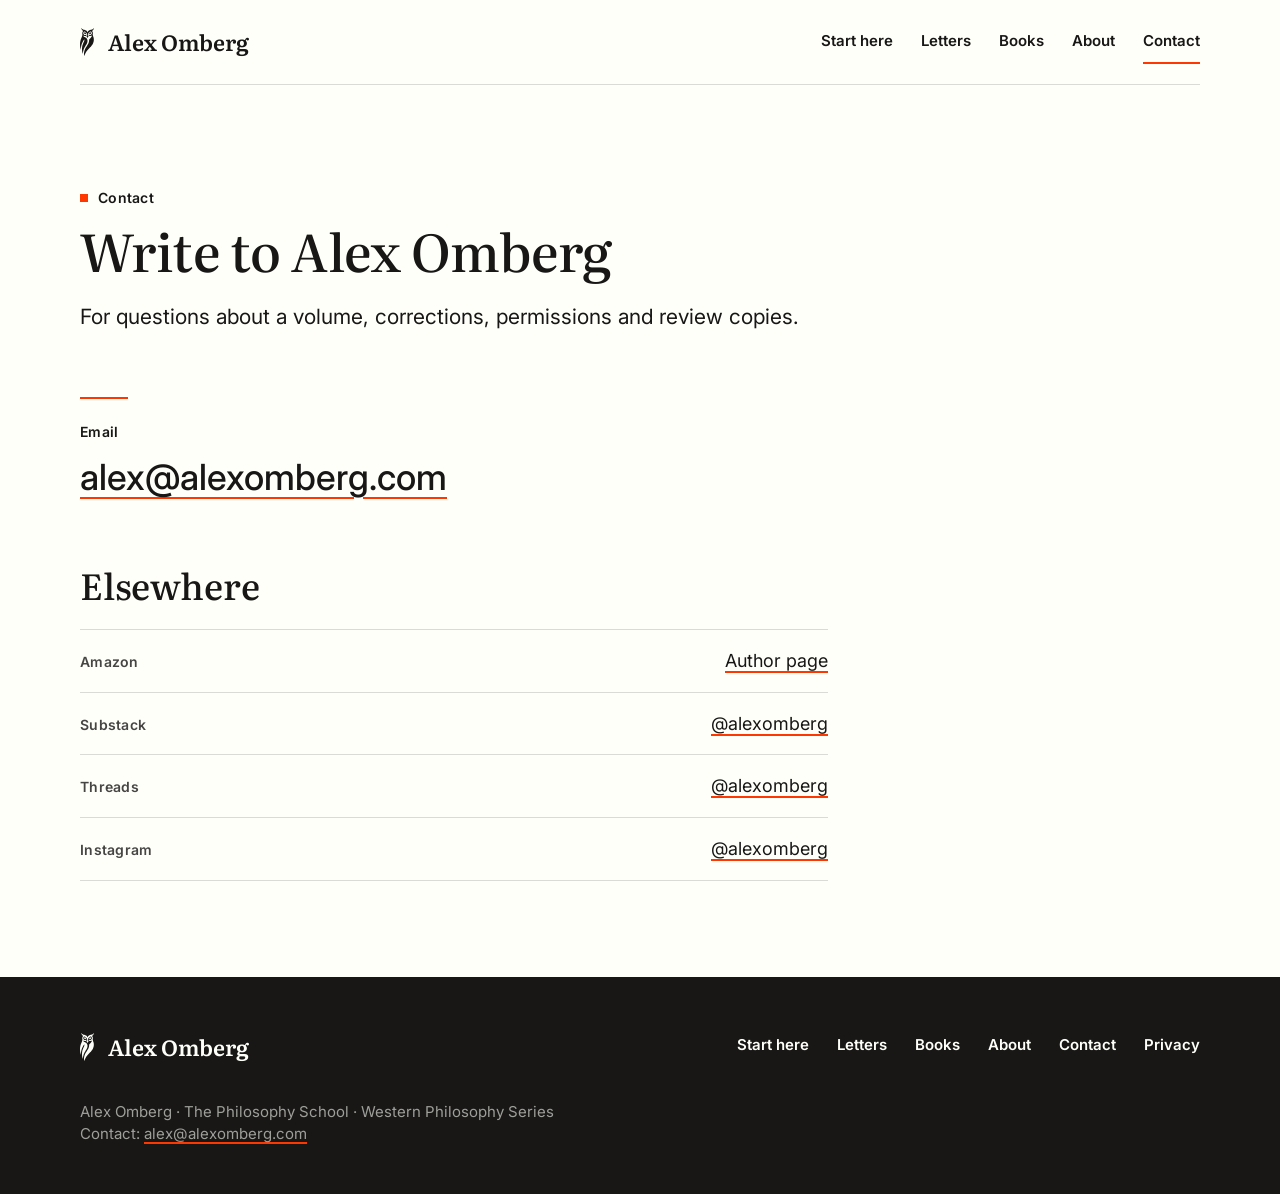
<file: contact/index.html>
<!doctype html>
<html lang="en">
<head>
<meta charset="utf-8">
<meta name="viewport" content="width=device-width, initial-scale=1">
<title>Contact · Alex Omberg</title>
<meta name="description" content="Contact Alex Omberg, author of the Western Philosophy Series: alex@alexomberg.com.">
<meta name="author" content="Alex Omberg">

<link rel="canonical" href="https://alexomberg.com/contact/">
<link rel="me" href="https://www.amazon.com/author/alexomberg">
<link rel="me" href="https://substack.com/@alexomberg">
<link rel="me" href="https://www.threads.com/@alexomberg">
<link rel="me" href="https://www.instagram.com/alexomberg/">
<meta property="og:type" content="website">
<meta property="og:site_name" content="Alex Omberg">
<meta property="og:title" content="Contact">
<meta property="og:description" content="Contact Alex Omberg, author of the Western Philosophy Series: alex@alexomberg.com.">
<meta property="og:url" content="https://alexomberg.com/contact/">
<meta property="og:image" content="https://alexomberg.com/assets/img/og-card.png">
<meta property="og:image:width" content="1200">
<meta property="og:image:height" content="630">
<meta property="og:image:alt" content="Alex Omberg owl mark and wordmark on warm paper">
<meta name="twitter:card" content="summary_large_image">
<meta name="twitter:title" content="Contact">
<meta name="twitter:description" content="Contact Alex Omberg, author of the Western Philosophy Series: alex@alexomberg.com.">
<meta name="twitter:image" content="https://alexomberg.com/assets/img/og-card.png">
<meta name="theme-color" content="#FFFFFA">
<link rel="icon" href="/favicon.svg" type="image/svg+xml">
<link rel="icon" href="/favicon-32.png" sizes="32x32" type="image/png">
<link rel="apple-touch-icon" href="/apple-touch-icon.png">
<link rel="preload" href="/assets/fonts/Literata-VF.woff2" as="font" type="font/woff2" crossorigin>
<link rel="stylesheet" href="/assets/site.css">
<script type="application/ld+json">{"@context": "https://schema.org", "@type": "Person", "@id": "https://alexomberg.com/#author", "name": "Alex Omberg", "url": "https://alexomberg.com/", "email": "mailto:alex@alexomberg.com", "description": "Alex Omberg writes clear, rigorous introductions to the thinkers, movements and questions of Western philosophy. Author of the Western Philosophy Series.", "knowsAbout": ["Philosophy", "History of philosophy", "Western philosophy"], "sameAs": ["https://www.amazon.com/author/alexomberg", "https://substack.com/@alexomberg", "https://www.threads.com/@alexomberg", "https://www.instagram.com/alexomberg/"]}</script>
</head>
<body>
<a class="skip-link" href="#main">Skip to content</a>
<div class="wrap">
<header class="ao-header">
 <a class="ao-lockup" href="/" aria-label="Alex Omberg, home"><img src="/assets/img/owl-ink.svg" alt="" width="14" height="28"><span class="ao-wordmark">Alex Omberg</span></a>
 <nav aria-label="Main"><ul class="ao-nav"><li><a href="/start-here/">Start here</a></li><li><a href="/letters/">Letters</a></li><li><a href="/books/">Books</a></li><li><a href="/about/">About</a></li><li><a href="/contact/" aria-current="page">Contact</a></li></ul></nav>
</header>
</div>
<main id="main">
<div class="wrap">
 <div class="page-head stack-tight">
  <p class="ao-label"><span class="ao-marker" aria-hidden="true"></span>Contact</p>
  <h1 class="title-1">Write to Alex Omberg</h1>
  <p class="lead">For questions about a volume, corrections, permissions and review copies.</p>
 </div>
 <div style="padding-bottom:var(--space-9)">
  <span class="ao-rule" aria-hidden="true"></span>
  <p class="ao-label" style="margin-top:var(--space-5)">Email</p>
  <p style="margin:var(--space-2) 0 0"><a class="contact-email" href="mailto:alex@alexomberg.com">alex@alexomberg.com</a></p>
  <h2 class="title-2" style="margin:var(--space-8) 0 var(--space-5)">Elsewhere</h2>
<ul class="elsewhere"><li><span class="ao-label ao-label--secondary">Amazon</span><a class="ao-link" href="https://www.amazon.com/author/alexomberg" rel="me noopener">Author page</a></li><li><span class="ao-label ao-label--secondary">Substack</span><a class="ao-link" href="https://substack.com/@alexomberg" rel="me noopener">@alexomberg</a></li><li><span class="ao-label ao-label--secondary">Threads</span><a class="ao-link" href="https://www.threads.com/@alexomberg" rel="me noopener">@alexomberg</a></li><li><span class="ao-label ao-label--secondary">Instagram</span><a class="ao-link" href="https://www.instagram.com/alexomberg/" rel="me noopener">@alexomberg</a></li></ul>
 </div>
</div>
</main>
<footer class="ao-footer" data-theme="reversed">
 <div class="wrap">
  <div class="ao-footer__row">
   <a class="ao-lockup" href="/" aria-label="Alex Omberg, home"><img src="/assets/img/owl-paper.svg" alt="" width="14" height="28"><span class="ao-wordmark">Alex Omberg</span></a>
   <nav aria-label="Footer"><ul class="ao-nav"><li><a href="/start-here/">Start here</a></li><li><a href="/letters/">Letters</a></li><li><a href="/books/">Books</a></li><li><a href="/about/">About</a></li><li><a href="/contact/">Contact</a></li><li><a href="/privacy/">Privacy</a></li></ul></nav>
  </div>
  <p class="ao-footer__fine">Alex Omberg · The Philosophy School · Western Philosophy Series<br>Contact: <a href="mailto:alex@alexomberg.com">alex@alexomberg.com</a></p>
 </div>
</footer>
</body>
</html>
</file>
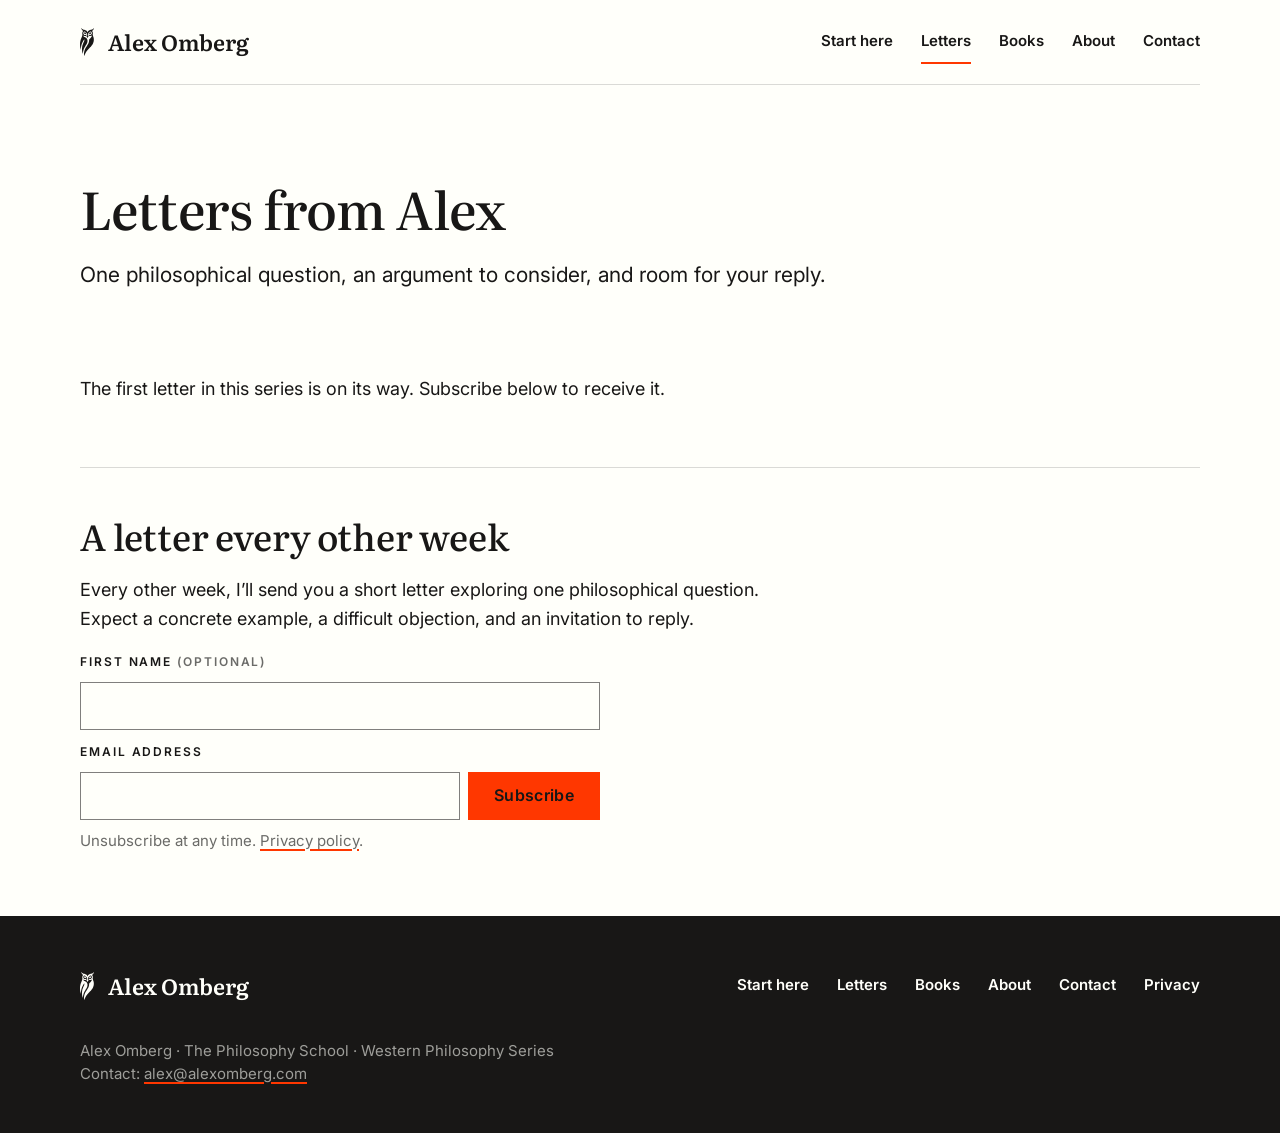
<file: letters/index.html>
<!doctype html>
<html lang="en">
<head>
<meta charset="utf-8">
<meta name="viewport" content="width=device-width, initial-scale=1">
<title>Letters · Alex Omberg</title>
<meta name="description" content="Fortnightly letters from Alex Omberg on philosophical questions, with clear explanations and room to disagree.">
<meta name="author" content="Alex Omberg">

<link rel="canonical" href="https://alexomberg.com/letters/">
<link rel="me" href="https://www.amazon.com/author/alexomberg">
<link rel="me" href="https://substack.com/@alexomberg">
<link rel="me" href="https://www.threads.com/@alexomberg">
<link rel="me" href="https://www.instagram.com/alexomberg/">
<meta property="og:type" content="website">
<meta property="og:site_name" content="Alex Omberg">
<meta property="og:title" content="Letters">
<meta property="og:description" content="Fortnightly letters from Alex Omberg on philosophical questions, with clear explanations and room to disagree.">
<meta property="og:url" content="https://alexomberg.com/letters/">
<meta property="og:image" content="https://alexomberg.com/assets/img/og-card.png">
<meta property="og:image:width" content="1200">
<meta property="og:image:height" content="630">
<meta property="og:image:alt" content="Alex Omberg owl mark and wordmark on warm paper">
<meta name="twitter:card" content="summary_large_image">
<meta name="twitter:title" content="Letters">
<meta name="twitter:description" content="Fortnightly letters from Alex Omberg on philosophical questions, with clear explanations and room to disagree.">
<meta name="twitter:image" content="https://alexomberg.com/assets/img/og-card.png">
<meta name="theme-color" content="#FFFFFA">
<link rel="icon" href="/favicon.svg" type="image/svg+xml">
<link rel="icon" href="/favicon-32.png" sizes="32x32" type="image/png">
<link rel="apple-touch-icon" href="/apple-touch-icon.png">
<link rel="preload" href="/assets/fonts/Literata-VF.woff2" as="font" type="font/woff2" crossorigin>
<link rel="stylesheet" href="/assets/site.css">
<script type="application/ld+json">{"@context": "https://schema.org", "@type": "Person", "@id": "https://alexomberg.com/#author", "name": "Alex Omberg", "url": "https://alexomberg.com/", "email": "mailto:alex@alexomberg.com", "description": "Alex Omberg writes clear, rigorous introductions to the thinkers, movements and questions of Western philosophy. Author of the Western Philosophy Series.", "knowsAbout": ["Philosophy", "History of philosophy", "Western philosophy"], "sameAs": ["https://www.amazon.com/author/alexomberg", "https://substack.com/@alexomberg", "https://www.threads.com/@alexomberg", "https://www.instagram.com/alexomberg/"]}</script>
</head>
<body>
<a class="skip-link" href="#main">Skip to content</a>
<div class="wrap">
<header class="ao-header">
 <a class="ao-lockup" href="/" aria-label="Alex Omberg, home"><img src="/assets/img/owl-ink.svg" alt="" width="14" height="28"><span class="ao-wordmark">Alex Omberg</span></a>
 <nav aria-label="Main"><ul class="ao-nav"><li><a href="/start-here/">Start here</a></li><li><a href="/letters/" aria-current="page">Letters</a></li><li><a href="/books/">Books</a></li><li><a href="/about/">About</a></li><li><a href="/contact/">Contact</a></li></ul></nav>
</header>
</div>
<main id="main">
<div class="wrap">
 <div class="page-head stack-tight"><h1 class="title-1">Letters from Alex</h1>
 <p class="lead">One philosophical question, an argument to consider, and room for your reply.</p></div>
 <p class="ao-prose">The first letter in this series is on its way. Subscribe below to receive it.</p><section class="letter-signup" aria-labelledby="letters-signup-title"><h2 class="title-2" id="letters-signup-title">A letter every other week</h2>
 <p>Every other week, I’ll send you a short letter exploring one philosophical question. Expect a concrete example, a difficult objection, and an invitation to reply.</p><form class="ao-signup" action="https://app.kit.com/forms/8419424/subscriptions" method="post" accept-charset="UTF-8">
 <div class="field-stack">
  <div>
   <label class="ao-signup__label" for="letters-name">First name <span class="muted">(optional)</span></label>
   <input class="ao-input" id="letters-name" name="fields[first_name]" type="text" autocomplete="given-name" style="width:100%">
  </div>
  <div>
   <label class="ao-signup__label" for="letters-email">Email address</label>
   <div class="ao-signup__row">
    <input class="ao-input" id="letters-email" name="email_address" type="email" autocomplete="email" required>
    <button class="ao-button" type="submit">Subscribe</button>
   </div>
  </div>
 </div>
 <p class="ao-signup__hint">Unsubscribe at any time. <a href="/privacy/">Privacy policy</a>.</p>
</form></section></div>
</main>
<footer class="ao-footer" data-theme="reversed">
 <div class="wrap">
  <div class="ao-footer__row">
   <a class="ao-lockup" href="/" aria-label="Alex Omberg, home"><img src="/assets/img/owl-paper.svg" alt="" width="14" height="28"><span class="ao-wordmark">Alex Omberg</span></a>
   <nav aria-label="Footer"><ul class="ao-nav"><li><a href="/start-here/">Start here</a></li><li><a href="/letters/">Letters</a></li><li><a href="/books/">Books</a></li><li><a href="/about/">About</a></li><li><a href="/contact/">Contact</a></li><li><a href="/privacy/">Privacy</a></li></ul></nav>
  </div>
  <p class="ao-footer__fine">Alex Omberg · The Philosophy School · Western Philosophy Series<br>Contact: <a href="mailto:alex@alexomberg.com">alex@alexomberg.com</a></p>
 </div>
</footer>
</body>
</html>
</file>
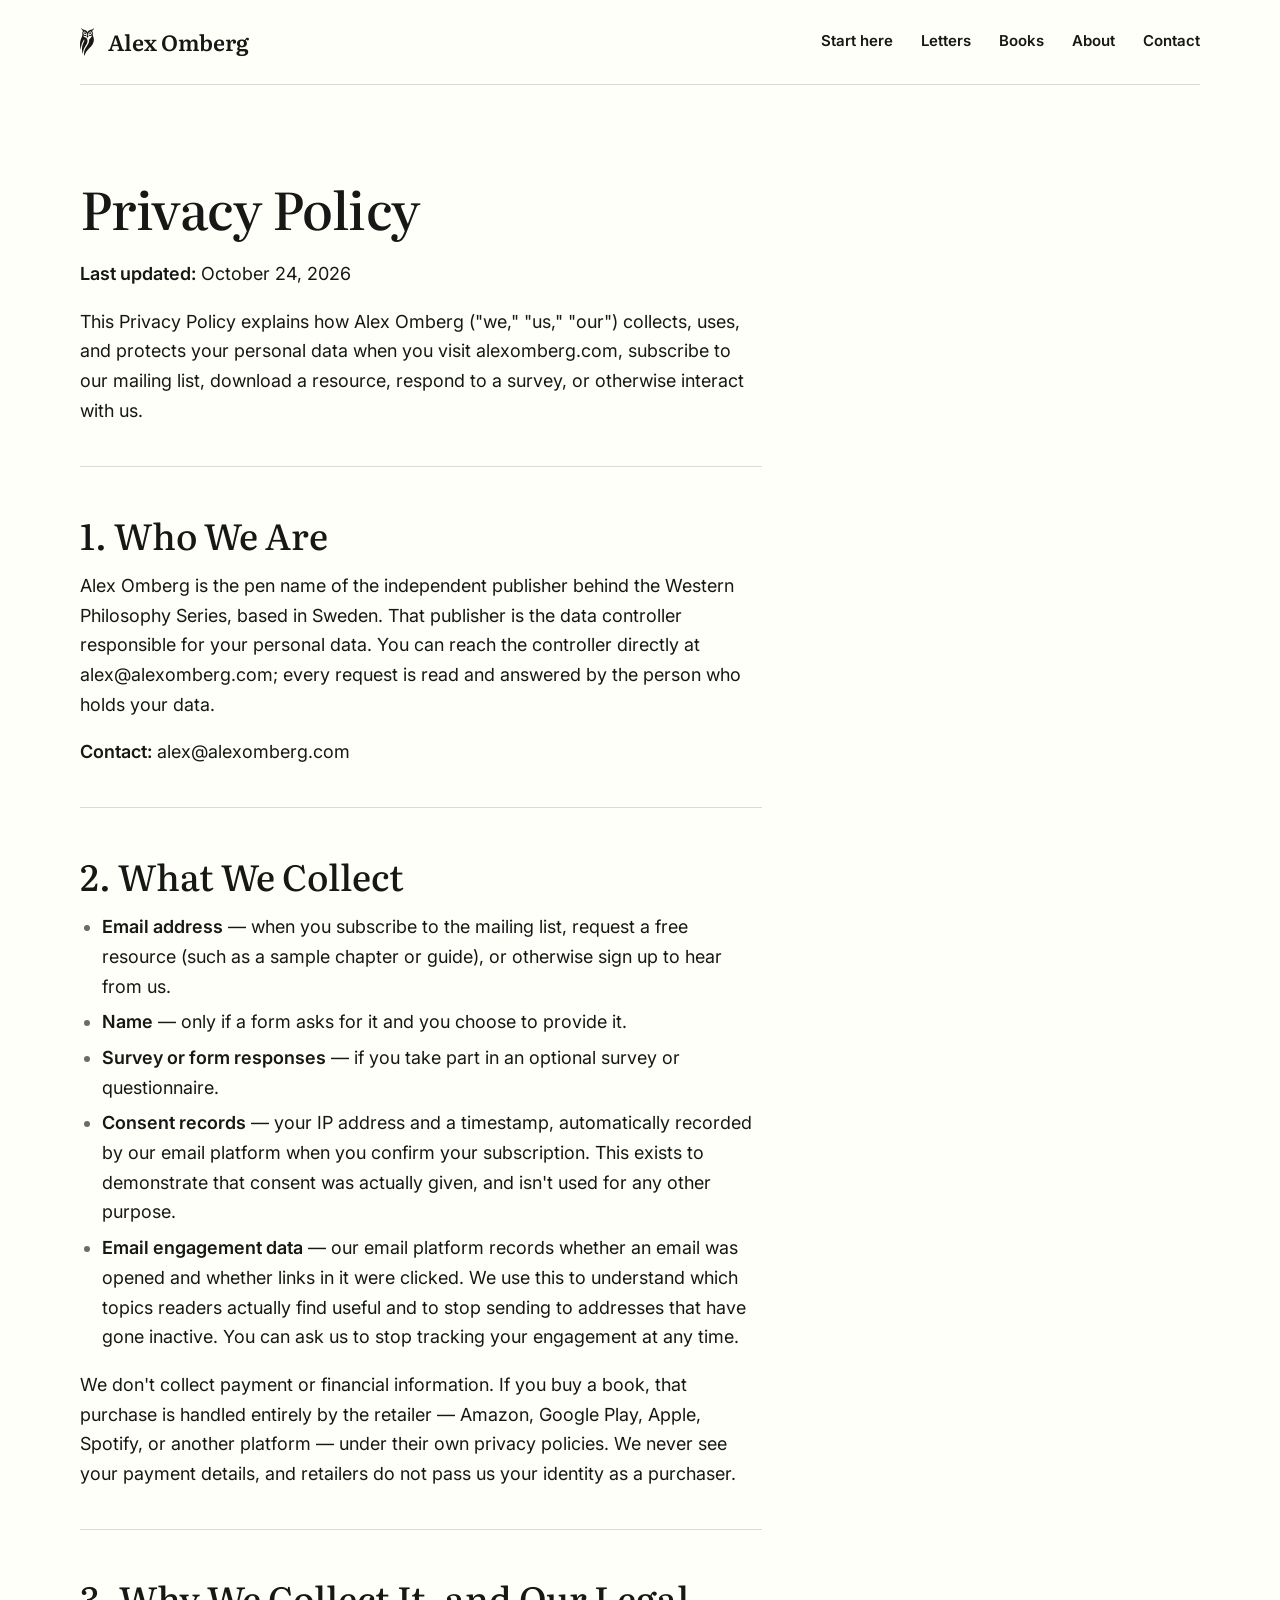
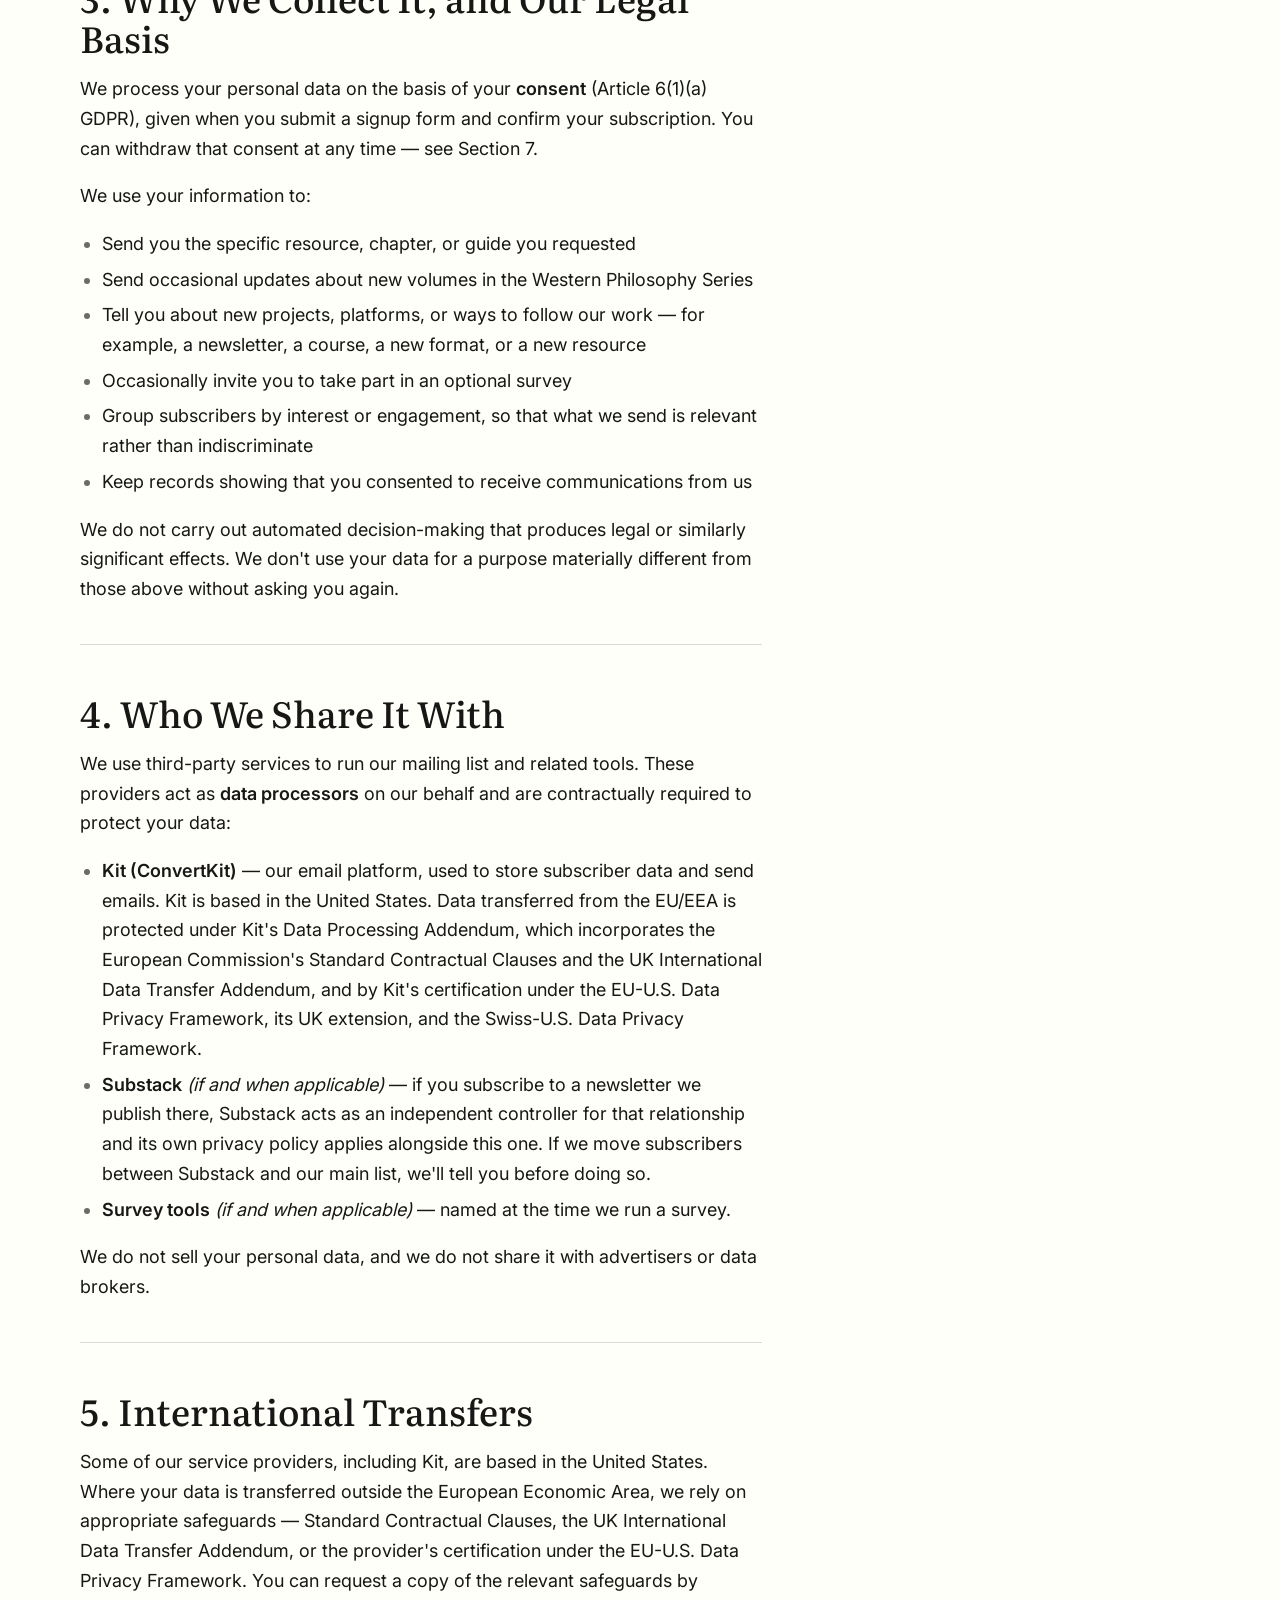
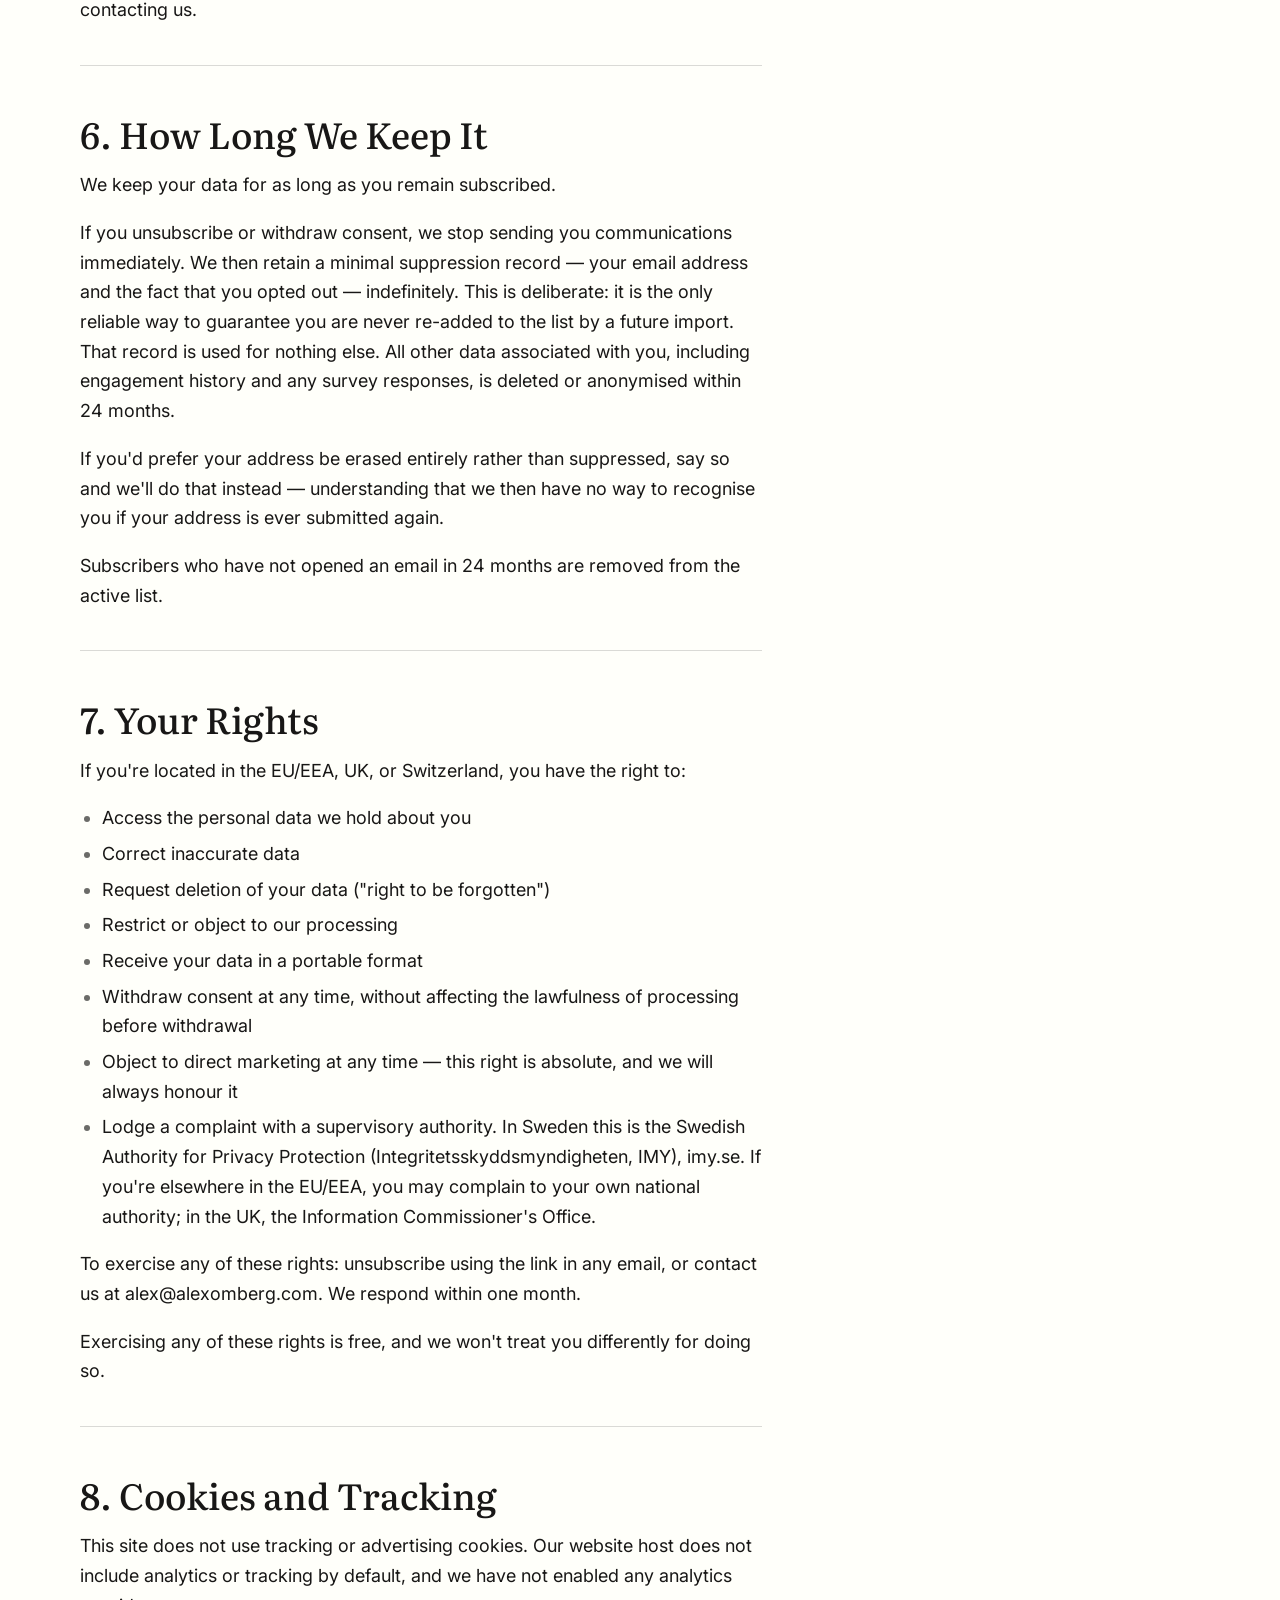
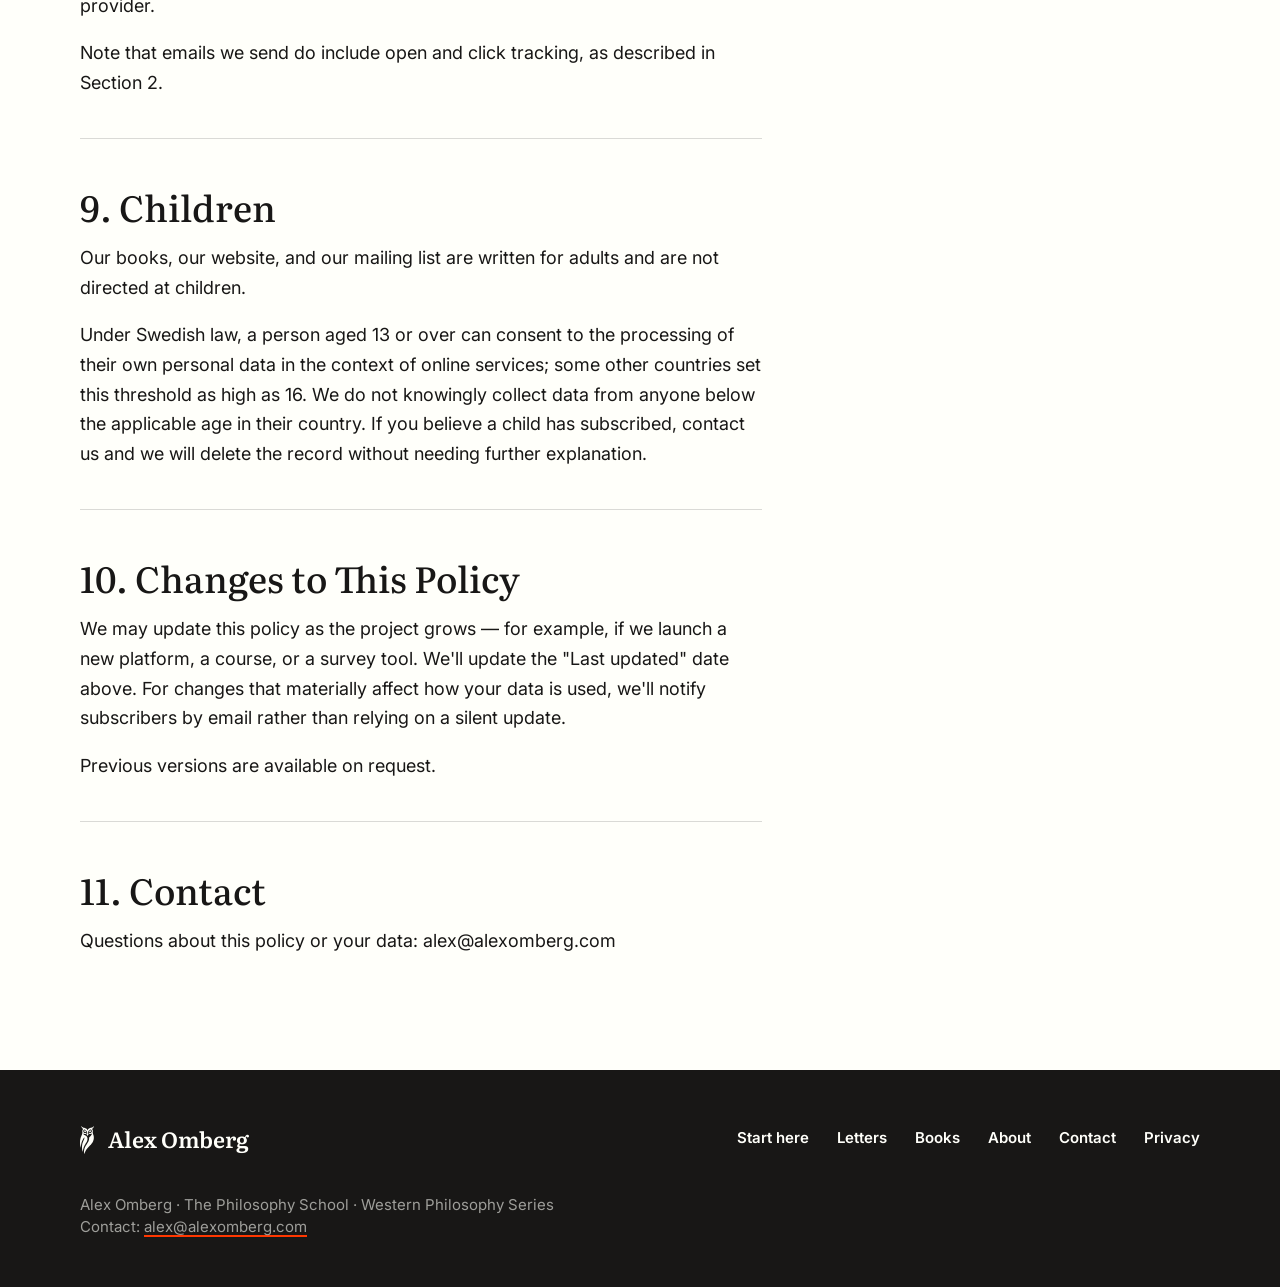
<file: privacy/index.html>
<!doctype html>
<html lang="en">
<head>
<meta charset="utf-8">
<meta name="viewport" content="width=device-width, initial-scale=1">
<title>Privacy Policy · Alex Omberg</title>
<meta name="description" content="How Alex Omberg collects, uses and protects personal data from this site and the mailing list.">
<meta name="author" content="Alex Omberg">
<meta name="robots" content="noindex, nofollow">
<link rel="canonical" href="https://alexomberg.com/privacy/">
<link rel="me" href="https://www.amazon.com/author/alexomberg">
<link rel="me" href="https://substack.com/@alexomberg">
<link rel="me" href="https://www.threads.com/@alexomberg">
<link rel="me" href="https://www.instagram.com/alexomberg/">
<meta property="og:type" content="website">
<meta property="og:site_name" content="Alex Omberg">
<meta property="og:title" content="Privacy Policy">
<meta property="og:description" content="How Alex Omberg collects, uses and protects personal data from this site and the mailing list.">
<meta property="og:url" content="https://alexomberg.com/privacy/">
<meta property="og:image" content="https://alexomberg.com/assets/img/og-card.png">
<meta property="og:image:width" content="1200">
<meta property="og:image:height" content="630">
<meta property="og:image:alt" content="Alex Omberg owl mark and wordmark on warm paper">
<meta name="twitter:card" content="summary_large_image">
<meta name="twitter:title" content="Privacy Policy">
<meta name="twitter:description" content="How Alex Omberg collects, uses and protects personal data from this site and the mailing list.">
<meta name="twitter:image" content="https://alexomberg.com/assets/img/og-card.png">
<meta name="theme-color" content="#FFFFFA">
<link rel="icon" href="/favicon.svg" type="image/svg+xml">
<link rel="icon" href="/favicon-32.png" sizes="32x32" type="image/png">
<link rel="apple-touch-icon" href="/apple-touch-icon.png">
<link rel="preload" href="/assets/fonts/Literata-VF.woff2" as="font" type="font/woff2" crossorigin>
<link rel="stylesheet" href="/assets/site.css">
<script type="application/ld+json">{"@context": "https://schema.org", "@type": "Person", "@id": "https://alexomberg.com/#author", "name": "Alex Omberg", "url": "https://alexomberg.com/", "email": "mailto:alex@alexomberg.com", "description": "Alex Omberg writes clear, rigorous introductions to the thinkers, movements and questions of Western philosophy. Author of the Western Philosophy Series.", "knowsAbout": ["Philosophy", "History of philosophy", "Western philosophy"], "sameAs": ["https://www.amazon.com/author/alexomberg", "https://substack.com/@alexomberg", "https://www.threads.com/@alexomberg", "https://www.instagram.com/alexomberg/"]}</script>
</head>
<body>
<a class="skip-link" href="#main">Skip to content</a>
<div class="wrap">
<header class="ao-header">
 <a class="ao-lockup" href="/" aria-label="Alex Omberg, home"><img src="/assets/img/owl-ink.svg" alt="" width="14" height="28"><span class="ao-wordmark">Alex Omberg</span></a>
 <nav aria-label="Main"><ul class="ao-nav"><li><a href="/start-here/">Start here</a></li><li><a href="/letters/">Letters</a></li><li><a href="/books/">Books</a></li><li><a href="/about/">About</a></li><li><a href="/contact/">Contact</a></li></ul></nav>
</header>
</div>
<main id="main">
<div class="wrap">
 <div class="ao-prose" style="padding:var(--space-9) 0">
<h1>Privacy Policy</h1>
<p><strong>Last updated:</strong> October 24, 2026</p>
<p>This Privacy Policy explains how Alex Omberg ("we," "us," "our") collects, uses, and protects your personal data when you visit alexomberg.com, subscribe to our mailing list, download a resource, respond to a survey, or otherwise interact with us.</p>
<hr />
<h2>1. Who We Are</h2>
<p>Alex Omberg is the pen name of the independent publisher behind the Western Philosophy Series, based in Sweden. That publisher is the data controller responsible for your personal data. You can reach the controller directly at alex@alexomberg.com; every request is read and answered by the person who holds your data.</p>
<p><strong>Contact:</strong> alex@alexomberg.com</p>
<hr />
<h2>2. What We Collect</h2>
<ul>
<li><strong>Email address</strong> — when you subscribe to the mailing list, request a free resource (such as a sample chapter or guide), or otherwise sign up to hear from us.</li>
<li><strong>Name</strong> — only if a form asks for it and you choose to provide it.</li>
<li><strong>Survey or form responses</strong> — if you take part in an optional survey or questionnaire.</li>
<li><strong>Consent records</strong> — your IP address and a timestamp, automatically recorded by our email platform when you confirm your subscription. This exists to demonstrate that consent was actually given, and isn't used for any other purpose.</li>
<li><strong>Email engagement data</strong> — our email platform records whether an email was opened and whether links in it were clicked. We use this to understand which topics readers actually find useful and to stop sending to addresses that have gone inactive. You can ask us to stop tracking your engagement at any time.</li>
</ul>
<p>We don't collect payment or financial information. If you buy a book, that purchase is handled entirely by the retailer — Amazon, Google Play, Apple, Spotify, or another platform — under their own privacy policies. We never see your payment details, and retailers do not pass us your identity as a purchaser.</p>
<hr />
<h2>3. Why We Collect It, and Our Legal Basis</h2>
<p>We process your personal data on the basis of your <strong>consent</strong> (Article 6(1)(a) GDPR), given when you submit a signup form and confirm your subscription. You can withdraw that consent at any time — see Section 7.</p>
<p>We use your information to:</p>
<ul>
<li>Send you the specific resource, chapter, or guide you requested</li>
<li>Send occasional updates about new volumes in the Western Philosophy Series</li>
<li>Tell you about new projects, platforms, or ways to follow our work — for example, a newsletter, a course, a new format, or a new resource</li>
<li>Occasionally invite you to take part in an optional survey</li>
<li>Group subscribers by interest or engagement, so that what we send is relevant rather than indiscriminate</li>
<li>Keep records showing that you consented to receive communications from us</li>
</ul>
<p>We do not carry out automated decision-making that produces legal or similarly significant effects. We don't use your data for a purpose materially different from those above without asking you again.</p>
<hr />
<h2>4. Who We Share It With</h2>
<p>We use third-party services to run our mailing list and related tools. These providers act as <strong>data processors</strong> on our behalf and are contractually required to protect your data:</p>
<ul>
<li><strong>Kit (ConvertKit)</strong> — our email platform, used to store subscriber data and send emails. Kit is based in the United States. Data transferred from the EU/EEA is protected under Kit's Data Processing Addendum, which incorporates the European Commission's Standard Contractual Clauses and the UK International Data Transfer Addendum, and by Kit's certification under the EU-U.S. Data Privacy Framework, its UK extension, and the Swiss-U.S. Data Privacy Framework.</li>
<li><strong>Substack</strong> <em>(if and when applicable)</em> — if you subscribe to a newsletter we publish there, Substack acts as an independent controller for that relationship and its own privacy policy applies alongside this one. If we move subscribers between Substack and our main list, we'll tell you before doing so.</li>
<li><strong>Survey tools</strong> <em>(if and when applicable)</em> — named at the time we run a survey.</li>
</ul>
<p>We do not sell your personal data, and we do not share it with advertisers or data brokers.</p>
<hr />
<h2>5. International Transfers</h2>
<p>Some of our service providers, including Kit, are based in the United States. Where your data is transferred outside the European Economic Area, we rely on appropriate safeguards — Standard Contractual Clauses, the UK International Data Transfer Addendum, or the provider's certification under the EU-U.S. Data Privacy Framework. You can request a copy of the relevant safeguards by contacting us.</p>
<hr />
<h2>6. How Long We Keep It</h2>
<p>We keep your data for as long as you remain subscribed.</p>
<p>If you unsubscribe or withdraw consent, we stop sending you communications immediately. We then retain a minimal suppression record — your email address and the fact that you opted out — indefinitely. This is deliberate: it is the only reliable way to guarantee you are never re-added to the list by a future import. That record is used for nothing else. All other data associated with you, including engagement history and any survey responses, is deleted or anonymised within 24 months.</p>
<p>If you'd prefer your address be erased entirely rather than suppressed, say so and we'll do that instead — understanding that we then have no way to recognise you if your address is ever submitted again.</p>
<p>Subscribers who have not opened an email in 24 months are removed from the active list.</p>
<hr />
<h2>7. Your Rights</h2>
<p>If you're located in the EU/EEA, UK, or Switzerland, you have the right to:</p>
<ul>
<li>Access the personal data we hold about you</li>
<li>Correct inaccurate data</li>
<li>Request deletion of your data ("right to be forgotten")</li>
<li>Restrict or object to our processing</li>
<li>Receive your data in a portable format</li>
<li>Withdraw consent at any time, without affecting the lawfulness of processing before withdrawal</li>
<li>Object to direct marketing at any time — this right is absolute, and we will always honour it</li>
<li>Lodge a complaint with a supervisory authority. In Sweden this is the Swedish Authority for Privacy Protection (Integritetsskyddsmyndigheten, IMY), imy.se. If you're elsewhere in the EU/EEA, you may complain to your own national authority; in the UK, the Information Commissioner's Office.</li>
</ul>
<p>To exercise any of these rights: unsubscribe using the link in any email, or contact us at alex@alexomberg.com. We respond within one month.</p>
<p>Exercising any of these rights is free, and we won't treat you differently for doing so.</p>
<hr />
<h2>8. Cookies and Tracking</h2>
<p>This site does not use tracking or advertising cookies. Our website host does not include analytics or tracking by default, and we have not enabled any analytics provider.</p>
<p>Note that emails we send do include open and click tracking, as described in Section 2.</p>
<hr />
<h2>9. Children</h2>
<p>Our books, our website, and our mailing list are written for adults and are not directed at children.</p>
<p>Under Swedish law, a person aged 13 or over can consent to the processing of their own personal data in the context of online services; some other countries set this threshold as high as 16. We do not knowingly collect data from anyone below the applicable age in their country. If you believe a child has subscribed, contact us and we will delete the record without needing further explanation.</p>
<hr />
<h2>10. Changes to This Policy</h2>
<p>We may update this policy as the project grows — for example, if we launch a new platform, a course, or a survey tool. We'll update the "Last updated" date above. For changes that materially affect how your data is used, we'll notify subscribers by email rather than relying on a silent update.</p>
<p>Previous versions are available on request.</p>
<hr />
<h2>11. Contact</h2>
<p>Questions about this policy or your data: alex@alexomberg.com</p>
 </div>
</div>
</main>
<footer class="ao-footer" data-theme="reversed">
 <div class="wrap">
  <div class="ao-footer__row">
   <a class="ao-lockup" href="/" aria-label="Alex Omberg, home"><img src="/assets/img/owl-paper.svg" alt="" width="14" height="28"><span class="ao-wordmark">Alex Omberg</span></a>
   <nav aria-label="Footer"><ul class="ao-nav"><li><a href="/start-here/">Start here</a></li><li><a href="/letters/">Letters</a></li><li><a href="/books/">Books</a></li><li><a href="/about/">About</a></li><li><a href="/contact/">Contact</a></li><li><a href="/privacy/">Privacy</a></li></ul></nav>
  </div>
  <p class="ao-footer__fine">Alex Omberg · The Philosophy School · Western Philosophy Series<br>Contact: <a href="mailto:alex@alexomberg.com">alex@alexomberg.com</a></p>
 </div>
</footer>
</body>
</html>
</file>
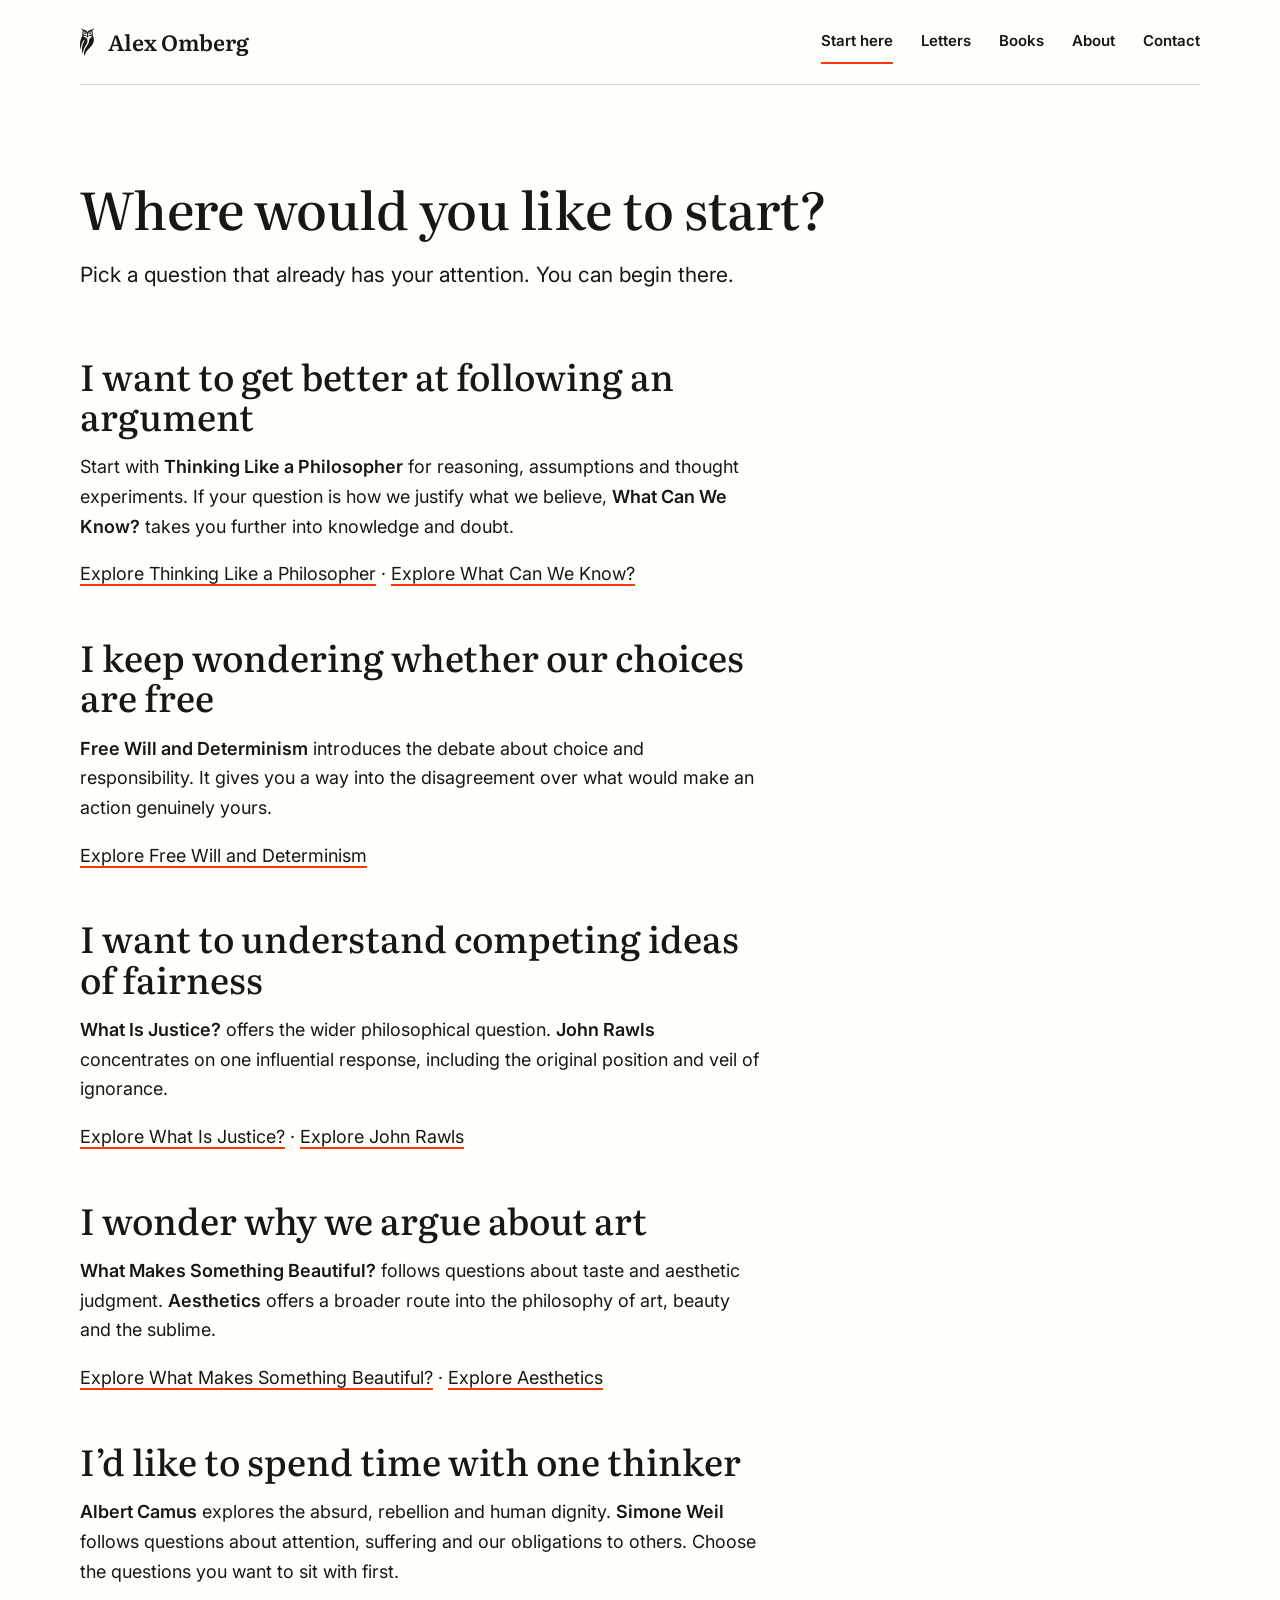
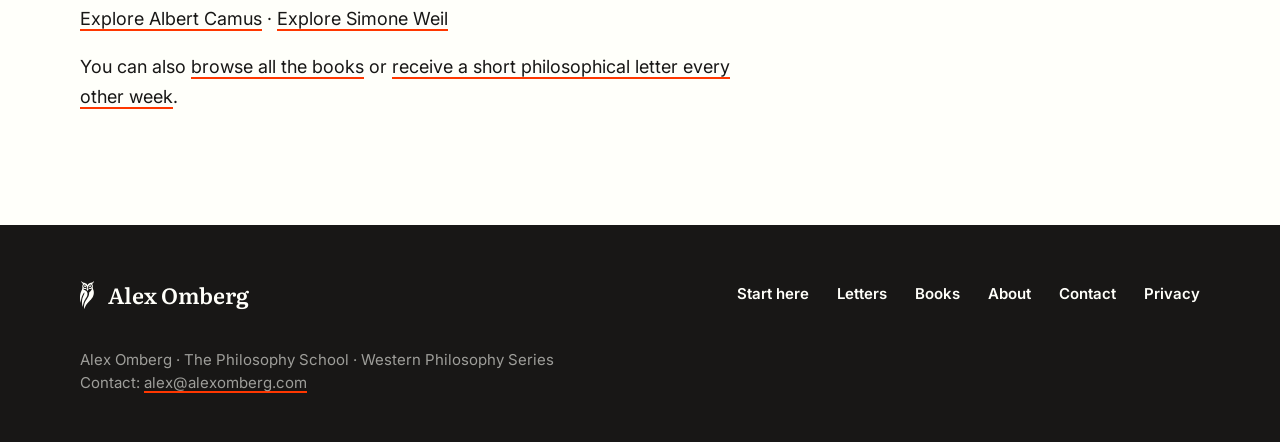
<file: start-here/index.html>
<!doctype html>
<html lang="en">
<head>
<meta charset="utf-8">
<meta name="viewport" content="width=device-width, initial-scale=1">
<title>Where to start · Alex Omberg</title>
<meta name="description" content="Find a starting point in philosophy through reasoning, freedom, fairness, art or attention.">
<meta name="author" content="Alex Omberg">

<link rel="canonical" href="https://alexomberg.com/start-here/">
<link rel="me" href="https://www.amazon.com/author/alexomberg">
<link rel="me" href="https://substack.com/@alexomberg">
<link rel="me" href="https://www.threads.com/@alexomberg">
<link rel="me" href="https://www.instagram.com/alexomberg/">
<meta property="og:type" content="website">
<meta property="og:site_name" content="Alex Omberg">
<meta property="og:title" content="Where to start">
<meta property="og:description" content="Find a starting point in philosophy through reasoning, freedom, fairness, art or attention.">
<meta property="og:url" content="https://alexomberg.com/start-here/">
<meta property="og:image" content="https://alexomberg.com/assets/img/og-card.png">
<meta property="og:image:width" content="1200">
<meta property="og:image:height" content="630">
<meta property="og:image:alt" content="Alex Omberg owl mark and wordmark on warm paper">
<meta name="twitter:card" content="summary_large_image">
<meta name="twitter:title" content="Where to start">
<meta name="twitter:description" content="Find a starting point in philosophy through reasoning, freedom, fairness, art or attention.">
<meta name="twitter:image" content="https://alexomberg.com/assets/img/og-card.png">
<meta name="theme-color" content="#FFFFFA">
<link rel="icon" href="/favicon.svg" type="image/svg+xml">
<link rel="icon" href="/favicon-32.png" sizes="32x32" type="image/png">
<link rel="apple-touch-icon" href="/apple-touch-icon.png">
<link rel="preload" href="/assets/fonts/Literata-VF.woff2" as="font" type="font/woff2" crossorigin>
<link rel="stylesheet" href="/assets/site.css">
<script type="application/ld+json">{"@context": "https://schema.org", "@type": "Person", "@id": "https://alexomberg.com/#author", "name": "Alex Omberg", "url": "https://alexomberg.com/", "email": "mailto:alex@alexomberg.com", "description": "Alex Omberg writes clear, rigorous introductions to the thinkers, movements and questions of Western philosophy. Author of the Western Philosophy Series.", "knowsAbout": ["Philosophy", "History of philosophy", "Western philosophy"], "sameAs": ["https://www.amazon.com/author/alexomberg", "https://substack.com/@alexomberg", "https://www.threads.com/@alexomberg", "https://www.instagram.com/alexomberg/"]}</script>
</head>
<body>
<a class="skip-link" href="#main">Skip to content</a>
<div class="wrap">
<header class="ao-header">
 <a class="ao-lockup" href="/" aria-label="Alex Omberg, home"><img src="/assets/img/owl-ink.svg" alt="" width="14" height="28"><span class="ao-wordmark">Alex Omberg</span></a>
 <nav aria-label="Main"><ul class="ao-nav"><li><a href="/start-here/" aria-current="page">Start here</a></li><li><a href="/letters/">Letters</a></li><li><a href="/books/">Books</a></li><li><a href="/about/">About</a></li><li><a href="/contact/">Contact</a></li></ul></nav>
</header>
</div>
<main id="main">
<div class="wrap">
 <div class="page-head stack-tight"><h1 class="title-1">Where would you like to start?</h1>
 <p class="lead">Pick a question that already has your attention. You can begin there.</p></div>
 <div class="ao-prose reading-guide"><h2>I want to get better at following an argument</h2>
<p>Start with <strong>Thinking Like a Philosopher</strong> for reasoning, assumptions and thought experiments. If your question is how we justify what we believe, <strong>What Can We Know?</strong> takes you further into knowledge and doubt.</p>
<p><a href="/books/#thinking-like-a-philosopher">Explore Thinking Like a Philosopher</a> · <a href="/books/#what-can-we-know">Explore What Can We Know?</a></p>
<h2>I keep wondering whether our choices are free</h2>
<p><strong>Free Will and Determinism</strong> introduces the debate about choice and responsibility. It gives you a way into the disagreement over what would make an action genuinely yours.</p>
<p><a href="/books/#free-will-and-determinism">Explore Free Will and Determinism</a></p>
<h2>I want to understand competing ideas of fairness</h2>
<p><strong>What Is Justice?</strong> offers the wider philosophical question. <strong>John Rawls</strong> concentrates on one influential response, including the original position and veil of ignorance.</p>
<p><a href="/books/#what-is-justice">Explore What Is Justice?</a> · <a href="/books/#john-rawls">Explore John Rawls</a></p>
<h2>I wonder why we argue about art</h2>
<p><strong>What Makes Something Beautiful?</strong> follows questions about taste and aesthetic judgment. <strong>Aesthetics</strong> offers a broader route into the philosophy of art, beauty and the sublime.</p>
<p><a href="/books/#what-makes-something-beautiful">Explore What Makes Something Beautiful?</a> · <a href="/books/#aesthetics">Explore Aesthetics</a></p>
<h2>I’d like to spend time with one thinker</h2>
<p><strong>Albert Camus</strong> explores the absurd, rebellion and human dignity. <strong>Simone Weil</strong> follows questions about attention, suffering and our obligations to others. Choose the questions you want to sit with first.</p>
<p><a href="/books/#albert-camus">Explore Albert Camus</a> · <a href="/books/#simone-weil">Explore Simone Weil</a></p>
<p>You can also <a href="/books/">browse all the books</a> or <a href="/letters/">receive a short philosophical letter every other week</a>.</p></div>
</div>
</main>
<footer class="ao-footer" data-theme="reversed">
 <div class="wrap">
  <div class="ao-footer__row">
   <a class="ao-lockup" href="/" aria-label="Alex Omberg, home"><img src="/assets/img/owl-paper.svg" alt="" width="14" height="28"><span class="ao-wordmark">Alex Omberg</span></a>
   <nav aria-label="Footer"><ul class="ao-nav"><li><a href="/start-here/">Start here</a></li><li><a href="/letters/">Letters</a></li><li><a href="/books/">Books</a></li><li><a href="/about/">About</a></li><li><a href="/contact/">Contact</a></li><li><a href="/privacy/">Privacy</a></li></ul></nav>
  </div>
  <p class="ao-footer__fine">Alex Omberg · The Philosophy School · Western Philosophy Series<br>Contact: <a href="mailto:alex@alexomberg.com">alex@alexomberg.com</a></p>
 </div>
</footer>
</body>
</html>
</file>
<file: assets/site.css>
/* alexomberg.com — built on the Alex Omberg Design System (paper, ink, orange, Literata).
   Token values copied from the Design System's tokens.json; component rules follow bundle.css (ao- prefix). */

@font-face {
  font-family: "Literata";
  src: url("/assets/fonts/Literata-VF.woff2") format("woff2");
  font-weight: 200 900; font-style: normal; font-display: swap;
}
@font-face {
  font-family: "Literata";
  src: url("/assets/fonts/Literata-Italic-VF.woff2") format("woff2");
  font-weight: 200 900; font-style: italic; font-display: swap;
}

:root {
  --paper: #FFFFFA;
  --ink: #181716;
  --orange: #FF3700;

  --surface: #FFFFFA;
  --surface-alt: #F5F5F0;
  --text: #181716;
  --text-secondary: #464544;
  --text-muted: #6B6B68;
  --rule: #DADAD6;
  --control-border: #807F7D;
  --accent: var(--orange);
  --on-accent: var(--ink);
  --focus-ring: var(--orange);
  --link-underline: var(--orange);

  --font-sans: Inter, Arial, sans-serif;
  --font-serif: Literata, Georgia, "Times New Roman", serif;

  --space-1: 4px; --space-2: 8px; --space-3: 12px; --space-4: 16px; --space-5: 24px;
  --space-6: 32px; --space-7: 48px; --space-8: 64px; --space-9: 96px; --space-10: 128px;

  --stroke-hairline: 1px; --stroke-rule: 2px; --stroke-focus: 2px;
  --rule-length: 48px; --bracket-arm: 28px; --marker-size: 8px; --owl-inline: 28px;
  --measure: 68ch; --content-max: 1120px;

  color-scheme: light;
}
/* The reversed (ink) ground: the footer band only. */
[data-theme="reversed"] {
  --surface: #181716;
  --surface-alt: #282726;
  --text: #FFFFFA;
  --text-secondary: #D1D1CC;
  --text-muted: #9E9E9A;
  --rule: #464544;
  --control-border: #878683;
}

/* ---------- Base ---------- */
*, *::before, *::after { box-sizing: border-box; }
html { -webkit-text-size-adjust: 100%; }
body {
  margin: 0; background: var(--surface); color: var(--text);
  font-family: var(--font-sans); font-optical-sizing: auto;
  font-size: 18px; line-height: 1.65;
  -webkit-font-smoothing: antialiased; text-rendering: optimizeLegibility;
  min-height: 100vh; display: flex; flex-direction: column;
}
main { flex: 1; }
img { max-width: 100%; height: auto; }
a:focus-visible, button:focus-visible, input:focus-visible, summary:focus-visible {
  outline: var(--stroke-focus) solid var(--focus-ring); outline-offset: 3px;
}
.skip-link {
  position: absolute; left: var(--space-4); top: -100px; z-index: 10;
  background: var(--ink); color: var(--paper); padding: var(--space-2) var(--space-4);
  font-size: 15px; font-weight: 600; text-decoration: none;
}
.skip-link:focus { top: var(--space-2); }
.visually-hidden {
  position: absolute !important; width: 1px; height: 1px; padding: 0; margin: -1px;
  overflow: hidden; clip: rect(0 0 0 0); white-space: nowrap; border: 0;
}

.wrap { width: 100%; max-width: calc(var(--content-max) + 2 * var(--space-6)); margin: 0 auto; padding: 0 var(--space-4); }
@media (min-width: 640px) { .wrap { padding: 0 var(--space-6); } }

.section { padding: var(--space-8) 0; }
@media (min-width: 640px) { .section { padding: var(--space-9) 0; } }
.section + .section { border-top: var(--stroke-hairline) solid var(--rule); }

/* ---------- Editorial devices ---------- */
.ao-rule { display: block; width: var(--rule-length); height: var(--stroke-rule); background: var(--accent); border: 0; margin: 0; }
.ao-marker { display: inline-block; flex: none; width: var(--marker-size); height: var(--marker-size); background: var(--accent); }
.ao-label {
  display: inline-flex; align-items: center; gap: calc(var(--space-2) + 2px);
  font-size: 12px; line-height: 1.3; font-weight: 600; letter-spacing: 0.16em;
  text-transform: uppercase; color: var(--text); margin: 0;
}
.ao-label--secondary { color: var(--text-secondary); }
.ao-index {
  font-size: 19px; line-height: 1; font-weight: 700; letter-spacing: 0.04em;
  font-variant-numeric: lining-nums tabular-nums; color: var(--accent);
}
.ao-corner { display: block; width: var(--bracket-arm); height: var(--bracket-arm); border: 0 solid var(--accent); }
.ao-corner--tl { border-top-width: var(--stroke-rule); border-left-width: var(--stroke-rule); }

/* ---------- Logo ---------- */
.ao-lockup { display: inline-flex; align-items: center; gap: 14px; color: var(--text); text-decoration: none; }
.ao-lockup img { display: block; height: var(--owl-inline); width: auto; }
.ao-wordmark {
  font-size: 16px; line-height: 1; font-weight: 500; letter-spacing: 0.26em;
  margin-right: -0.26em; text-transform: uppercase; white-space: nowrap;
}

/* ---------- Header ---------- */
.ao-header {
  display: flex; align-items: center; justify-content: space-between; gap: var(--space-4); flex-wrap: wrap;
  padding: 20px 0; border-bottom: var(--stroke-hairline) solid var(--rule);
}
.ao-nav { display: flex; gap: 28px; flex-wrap: wrap; margin: 0; padding: 0; list-style: none; }
.ao-nav a {
  font-size: 12px; font-weight: 600; letter-spacing: 0.16em; text-transform: uppercase;
  color: var(--text); text-decoration: none; padding: 6px 0; display: inline-block;
  border-bottom: var(--stroke-rule) solid transparent;
}
.ao-nav a:hover { border-bottom-color: var(--rule); }
.ao-nav a[aria-current="page"] { border-bottom-color: var(--accent); }
@media (max-width: 480px) { .ao-nav { gap: 20px; } }

/* ---------- Type ---------- */
.display { font-size: 44px; line-height: 0.98; font-weight: 500; letter-spacing: -0.015em; margin: 0; text-wrap: balance; }
@media (min-width: 640px) { .display { font-size: 72px; } }
.title-1 { font-size: 36px; line-height: 1.04; font-weight: 500; letter-spacing: -0.01em; margin: 0; text-wrap: balance; }
@media (min-width: 640px) { .title-1 { font-size: 52px; } }
.title-2 { font-size: 28px; line-height: 1.12; font-weight: 500; letter-spacing: -0.005em; margin: 0; text-wrap: balance; }
@media (min-width: 640px) { .title-2 { font-size: 36px; } }
.lead { font-size: 21px; line-height: 1.55; margin: 0; max-width: var(--measure); }
.muted { color: var(--text-muted); }
.small { font-size: 15px; line-height: 1.5; }

.stack > * + * { margin-top: var(--space-5); }
.stack-tight > * + * { margin-top: var(--space-3); }

/* ---------- Prose ---------- */
.ao-prose { max-width: var(--measure); color: var(--text); }
.ao-prose h1 { font-size: 36px; line-height: 1.04; font-weight: 500; letter-spacing: -0.01em; margin: 0 0 24px; }
.ao-prose h2 { font-size: 28px; line-height: 1.12; font-weight: 500; margin: 48px 0 16px; }
.ao-prose h3 { font-size: 22px; line-height: 1.3; font-weight: 600; margin: 32px 0 12px; }
@media (min-width: 640px) { .ao-prose h1 { font-size: 52px; } .ao-prose h2 { font-size: 36px; } .ao-prose h3 { font-size: 26px; line-height: 1.25; } }
.ao-prose p, .ao-prose li { font-size: 18px; line-height: 1.65; }
.ao-prose p { margin: 0 0 18px; }
.ao-prose ul { margin: 0 0 18px; padding-left: 1.2em; }
.ao-prose li { margin-bottom: 6px; }
.ao-prose li::marker { color: var(--text-muted); }
.ao-prose .ao-lead { font-size: 21px; line-height: 1.55; }
.ao-prose hr { border: 0; height: var(--stroke-hairline); background: var(--rule); margin: 40px 0; }
.ao-prose a, .ao-link {
  color: var(--text); text-decoration-line: underline; text-decoration-color: var(--link-underline);
  text-decoration-thickness: 2px; text-underline-offset: 0.22em;
}
.ao-prose a:hover, .ao-link:hover { text-decoration-thickness: 3px; }
.ao-prose em { font-style: italic; }
.ao-prose strong { font-weight: 600; }

/* ---------- Buttons ---------- */
.ao-button {
  display: inline-flex; align-items: center; justify-content: center; gap: 10px;
  min-height: 48px; padding: 12px 24px;
  font-family: var(--font-sans); font-size: 16px; line-height: 1.2; font-weight: 600; letter-spacing: 0.02em;
  background: var(--accent); color: var(--on-accent);
  border: var(--stroke-rule) solid var(--accent); border-radius: 0;
  text-decoration: none; cursor: pointer;
}
.ao-button:hover { background: var(--ink); border-color: var(--ink); color: var(--paper); }
.ao-button--secondary { background: transparent; color: var(--text); border: 1.5px solid var(--control-border); }
.ao-button--secondary:hover { background: transparent; color: var(--text); border-color: var(--text); }
.actions { display: flex; flex-wrap: wrap; gap: var(--space-3); }

/* ---------- Hero ---------- */
.hero { display: grid; gap: var(--space-7); align-items: center; padding: var(--space-8) 0; }
.hero__owl { display: none; }
@media (min-width: 860px) {
  .hero { grid-template-columns: minmax(0, 1fr) 220px; gap: var(--space-9); padding: var(--space-10) 0 var(--space-9); }
  .hero__owl { display: block; justify-self: end; width: 150px; }
  .hero__owl img { display: block; width: 100%; height: auto; }
}

/* ---------- Section head ---------- */
.section-head { display: flex; justify-content: space-between; align-items: flex-end; gap: var(--space-4); flex-wrap: wrap; margin-bottom: var(--space-6); }
.section-head .stack-tight { max-width: var(--measure); }

/* ---------- Books ---------- */
.series { margin-top: var(--space-8); }
.series:first-of-type { margin-top: 0; }
.series__head { margin-bottom: var(--space-5); max-width: var(--measure); }
.series__head p { margin: var(--space-3) 0 0; color: var(--text-secondary); }
.book-list { list-style: none; margin: 0; padding: 0; border-bottom: var(--stroke-hairline) solid var(--rule); }

.ao-book {
  display: grid; grid-template-columns: 120px minmax(0, 1fr); gap: var(--space-5); align-items: start;
  padding: var(--space-5) 0; border-top: var(--stroke-hairline) solid var(--rule);
}
.ao-book--text { grid-template-columns: 48px minmax(0, 1fr); }
.ao-book__cover { width: 120px; aspect-ratio: 2 / 3; background: var(--surface-alt); display: block; object-fit: cover; }
.ao-book__title { font-size: 24px; line-height: 1.25; font-weight: 600; margin: 8px 0 6px; text-wrap: balance; }
@media (min-width: 640px) { .ao-book__title { font-size: 26px; } }
.ao-book__subtitle { font-size: 17px; line-height: 1.5; font-style: italic; color: var(--text-secondary); margin: 0 0 12px; max-width: var(--measure); }
.ao-book__desc { font-size: 18px; line-height: 1.6; color: var(--text-secondary); margin: 0 0 14px; max-width: var(--measure); }
.ao-book__links { display: flex; flex-wrap: wrap; gap: var(--space-2) var(--space-5); font-size: 16px; margin: 0; padding: 0; list-style: none; }
.ao-book .ao-index { padding-top: 10px; }
@media (max-width: 480px) {
  .ao-book { grid-template-columns: 88px minmax(0, 1fr); gap: var(--space-4); }
  .ao-book__cover { width: 88px; }
  .ao-book--text { grid-template-columns: 36px minmax(0, 1fr); }
}

/* Featured strip on the home page */
.featured { list-style: none; margin: 0; padding: 0; display: grid; gap: 0; border-bottom: var(--stroke-hairline) solid var(--rule); }
@media (min-width: 760px) { .featured { grid-template-columns: repeat(3, minmax(0, 1fr)); gap: var(--space-6); border-bottom: 0; } }
.featured li { border-top: var(--stroke-hairline) solid var(--rule); padding: var(--space-5) 0; }
@media (min-width: 760px) { .featured li { border-top: var(--stroke-rule) solid var(--ink); } }
.featured h3 { font-size: 24px; line-height: 1.25; font-weight: 600; margin: var(--space-3) 0 var(--space-2); text-wrap: balance; }
.featured p { margin: 0 0 var(--space-3); color: var(--text-secondary); font-size: 17px; line-height: 1.55; }

/* ---------- Signup ---------- */
.signup-band { display: grid; gap: var(--space-6); }
@media (min-width: 860px) { .signup-band { grid-template-columns: minmax(0, 1fr) minmax(0, 520px); gap: var(--space-9); align-items: end; } }
.ao-signup { max-width: 520px; }
.ao-signup__label { display: block; font-size: 12px; font-weight: 600; letter-spacing: 0.16em; text-transform: uppercase; margin: 0 0 10px; color: var(--text); }
.ao-signup__row { display: flex; gap: var(--space-2); flex-wrap: wrap; }
.ao-input {
  flex: 1 1 240px; min-height: 48px; padding: 10px 14px; min-width: 0;
  font-family: var(--font-sans); font-size: 17px; color: var(--text);
  background: var(--surface); border: 1.5px solid var(--control-border); border-radius: 0;
}
.ao-input::placeholder { color: var(--text-muted); }
.ao-signup__hint { font-size: 15px; line-height: 1.5; color: var(--text-muted); margin: 10px 0 0; }
.ao-signup__hint a { color: var(--text-muted); text-decoration-color: var(--link-underline); text-decoration-thickness: 2px; text-underline-offset: 0.22em; }
.field-stack { display: grid; gap: var(--space-3); }

/* ---------- Contact block ---------- */
.contact-email {
  display: inline-block; font-size: 26px; line-height: 1.3; font-weight: 500; word-break: break-word;
  color: var(--text); text-decoration: underline; text-decoration-color: var(--link-underline);
  text-decoration-thickness: 2px; text-underline-offset: 0.2em;
}
@media (min-width: 640px) { .contact-email { font-size: 36px; } }
.contact-email:hover { text-decoration-thickness: 3px; }

.elsewhere { list-style: none; margin: 0; padding: 0; border-bottom: var(--stroke-hairline) solid var(--rule); max-width: var(--measure); }
.elsewhere li { border-top: var(--stroke-hairline) solid var(--rule); padding: var(--space-4) 0; display: flex; justify-content: space-between; gap: var(--space-4); flex-wrap: wrap; align-items: baseline; }
.elsewhere .ao-label { min-width: 9em; }

/* ---------- Footer (the page's one ink band) ---------- */
.ao-footer { background: var(--surface); color: var(--text); padding: var(--space-7) 0; }
.ao-footer__row { display: flex; justify-content: space-between; align-items: center; gap: var(--space-5); flex-wrap: wrap; }
.ao-footer .ao-nav a { color: var(--text); }
.ao-footer__fine { font-size: 15px; line-height: 1.5; color: var(--text-muted); margin: var(--space-6) 0 0; }
.ao-footer__fine a { color: var(--text-muted); text-decoration-color: var(--link-underline); text-decoration-thickness: 2px; text-underline-offset: 0.22em; }

/* ---------- Page head ---------- */
.page-head { padding: var(--space-8) 0 var(--space-7); }
@media (min-width: 640px) { .page-head { padding: var(--space-9) 0 var(--space-8); } }
.page-head .stack-tight > .title-1 { margin-top: var(--space-4); }
.page-head .lead { margin-top: var(--space-5); color: var(--text); }

/* ---------- Covers ---------- */
.ao-book__cover--empty, .featured__cover.ao-book__cover--empty {
  display: flex; align-items: flex-end; padding: 10px;
  background: var(--surface-alt); border-top: var(--stroke-rule) solid var(--ink);
}
.ao-book__cover--empty span {
  font-size: 13px; line-height: 1.2; font-weight: 600; color: var(--text-secondary);
  overflow-wrap: anywhere; hyphens: auto;
}
@media (max-width: 480px) { .ao-book__cover--empty span { font-size: 11px; } }
.ao-book { scroll-margin-top: var(--space-6); }
.series { scroll-margin-top: var(--space-6); }

.featured__cover { display: block; width: 160px; aspect-ratio: 2 / 3; object-fit: cover; background: var(--surface-alt); margin-bottom: var(--space-5); }
@media (max-width: 759px) {
  .featured li { display: grid; grid-template-columns: 96px minmax(0, 1fr); column-gap: var(--space-4); align-items: start; }
  .featured__cover { width: 96px; margin: 0; grid-row: 1 / span 3; }
  .featured h3 { margin-top: var(--space-2); }
}

/* ---------- Series index (Books page) ---------- */
.series-toc { margin-top: var(--space-7); }
.series-toc ul { list-style: none; margin: var(--space-3) 0 0; padding: 0; display: flex; flex-wrap: wrap; gap: var(--space-2) var(--space-5); }
.series-toc li { font-size: 16px; }
.series-toc .muted { font-size: 15px; font-variant-numeric: tabular-nums; margin-left: 2px; }

/* Public voice and typography from Brand System v6. */
@font-face { font-family: Inter; src: url('/assets/fonts/Inter-Latin-VF.woff2') format('woff2'); font-weight: 100 900; font-style: normal; font-display: swap; }
h1, h2, h3, .ao-wordmark { font-family: var(--font-serif); }
.ao-wordmark { font-size: 22px; font-weight: 600; letter-spacing: 0; margin-right: 0; text-transform: none; line-height: 1.2; }
.ao-nav a { text-transform: none; letter-spacing: 0; font-size: 15px; min-height: 44px; display: inline-flex; align-items: center; }
.ao-label { text-transform: none; letter-spacing: 0.02em; font-size: 14px; }
.display { line-height: 1.08; }
.ao-prose { max-width: 62ch; }
.reading-guide { padding-bottom: var(--space-9); }
.reading-guide h2:first-child { margin-top: 0; }
.letter-page { max-width: 850px; }
.letter-signup { margin: var(--space-8) 0; padding-top: var(--space-7); border-top: 1px solid var(--rule); }
.letter-signup > p { max-width: 62ch; }
.source-note { border-top: 1px solid var(--rule); margin-top: var(--space-7); padding-bottom: var(--space-5); }
.letter-list { padding: 0; list-style: none; max-width: 62ch; }
.letter-list li { padding: var(--space-6) 0; border-top: 1px solid var(--rule); }
.letter-list time { color: var(--text-muted); font-size: 15px; }
@media (max-width: 480px) { .ao-nav { gap: 8px 18px; } .display { font-size: 40px; } }
</file>
